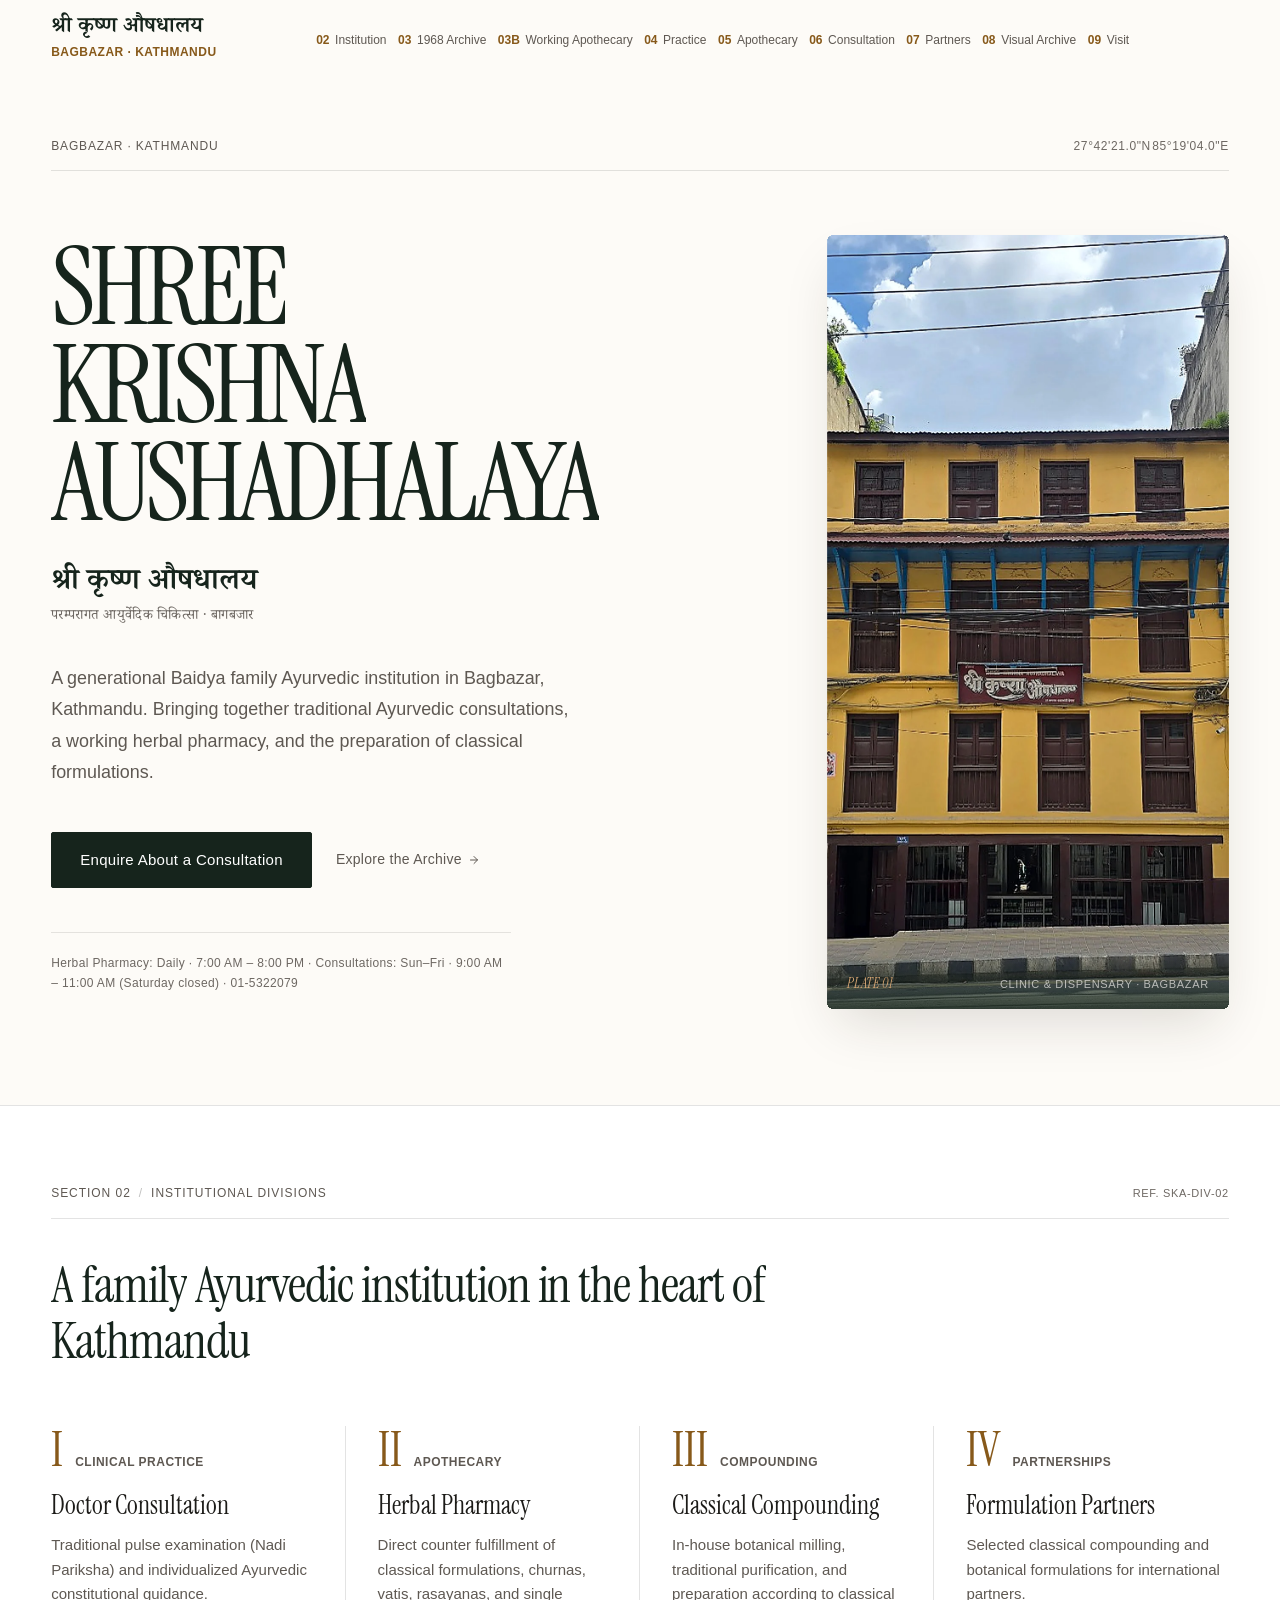
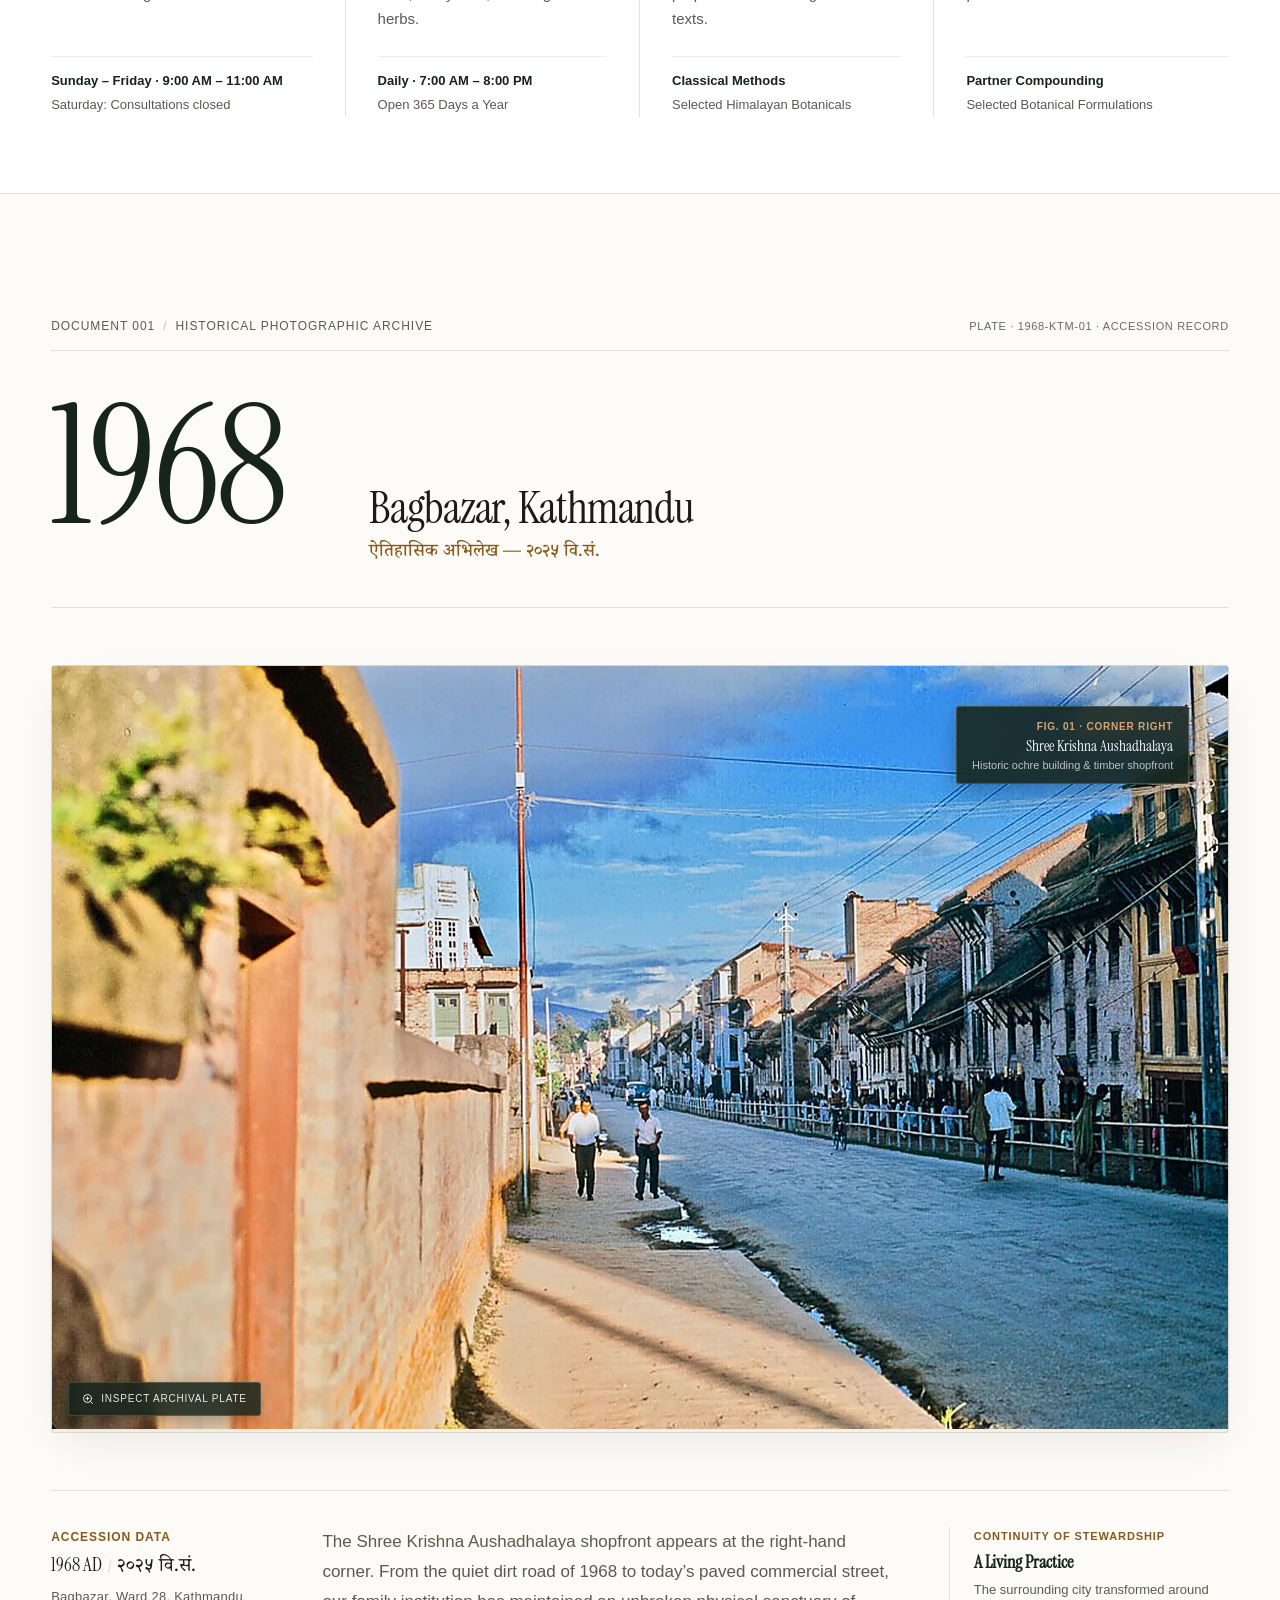
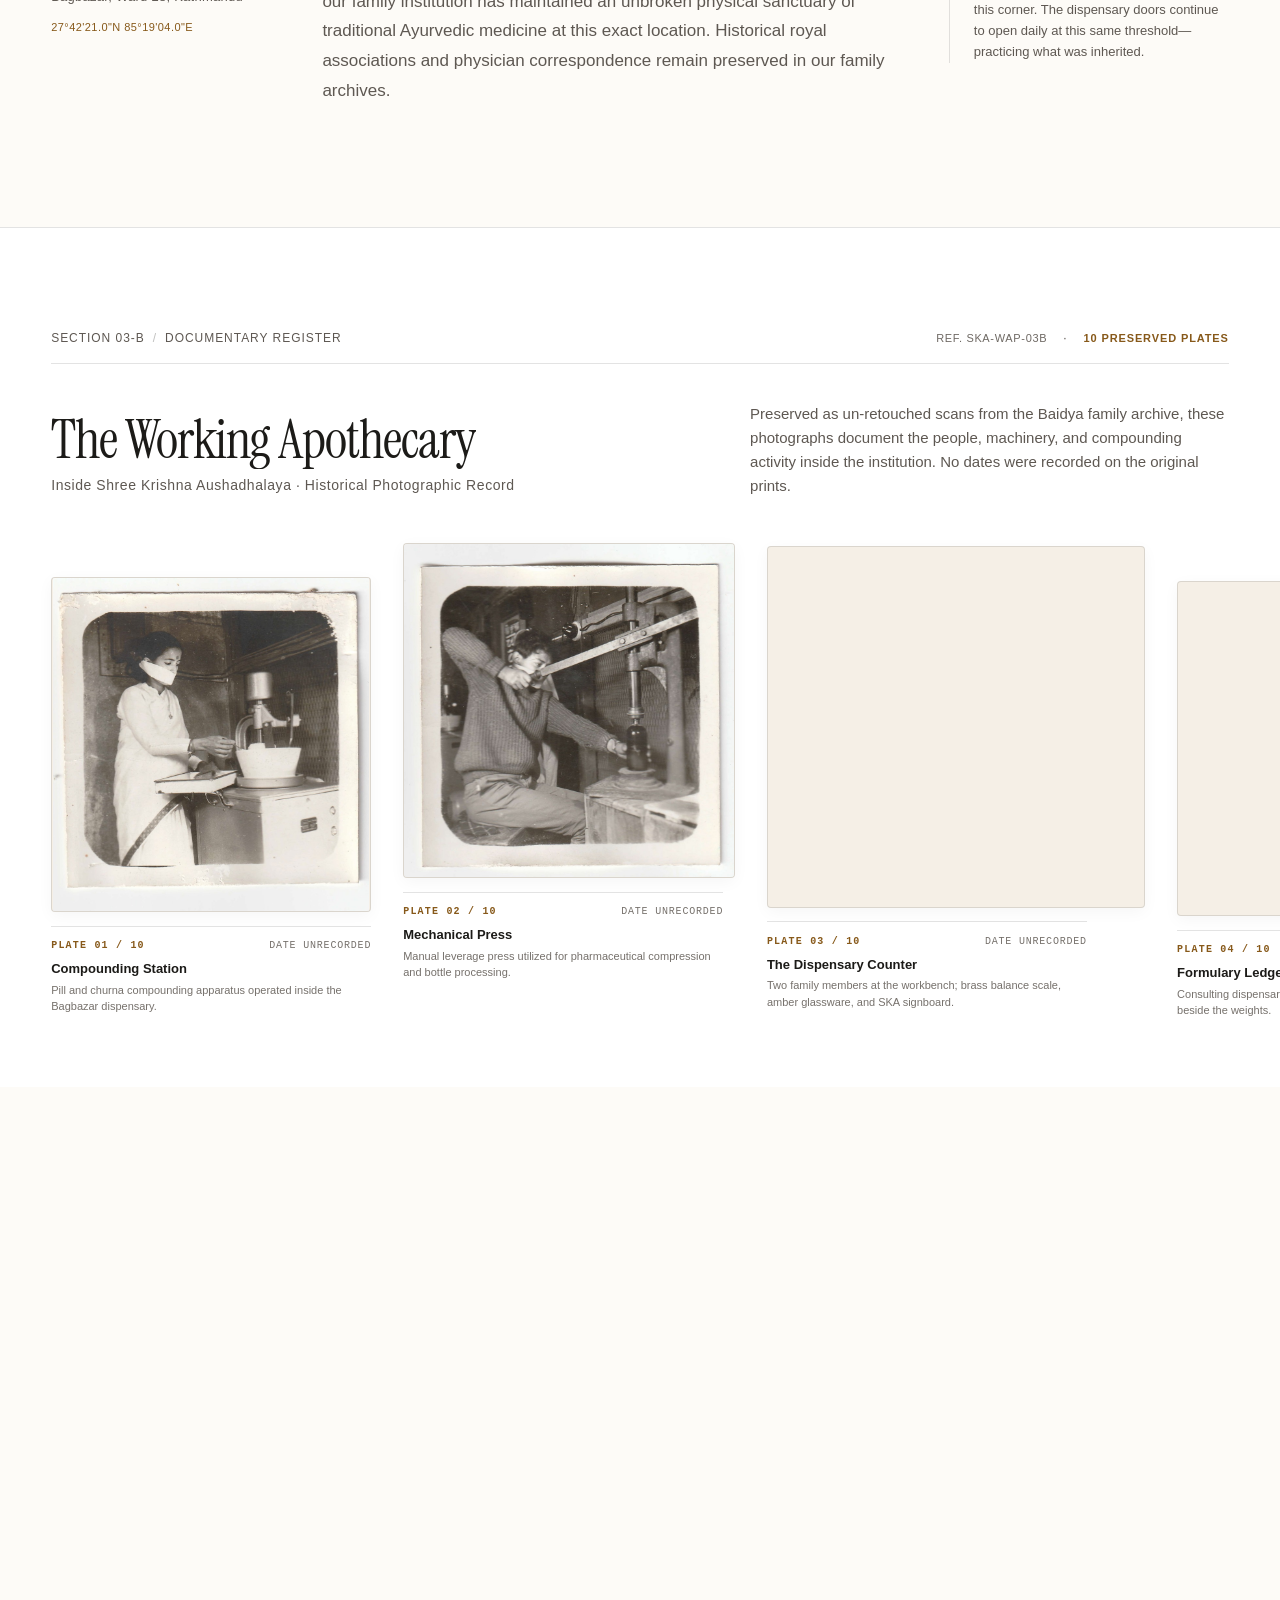
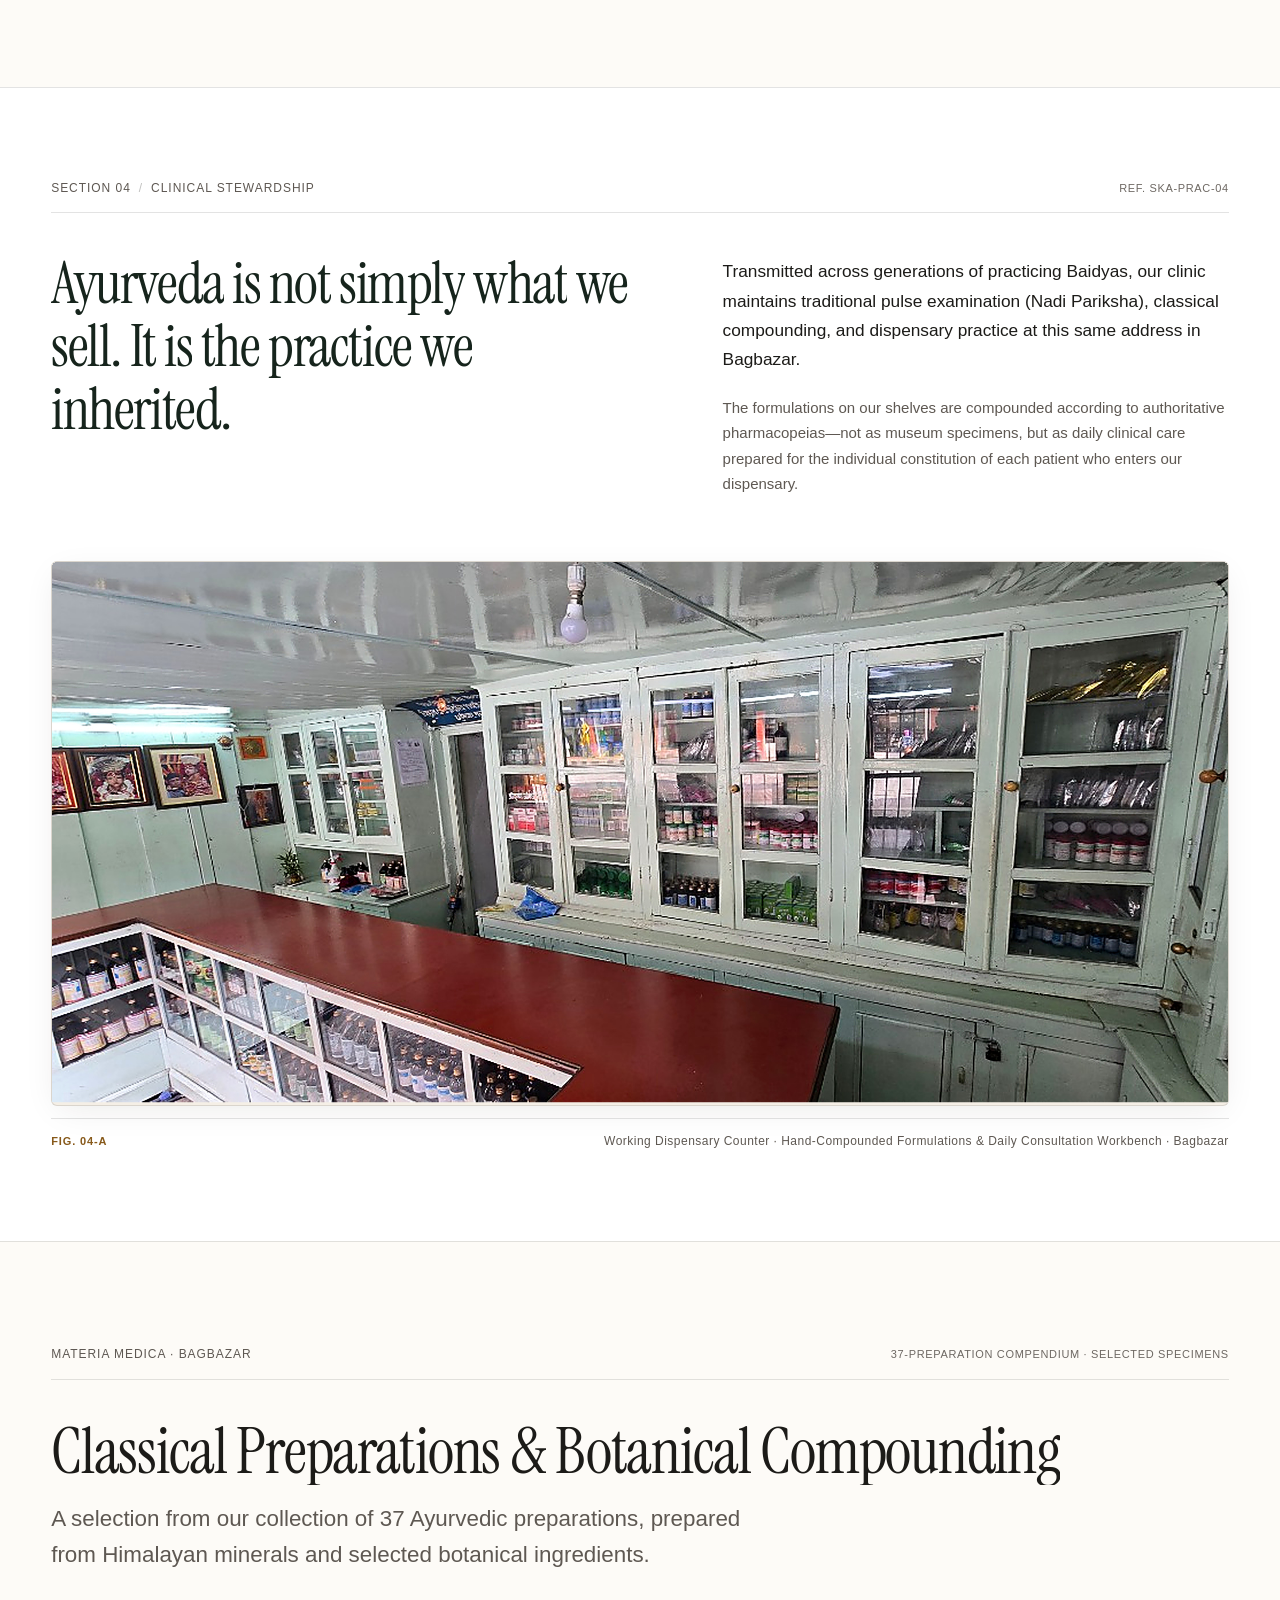
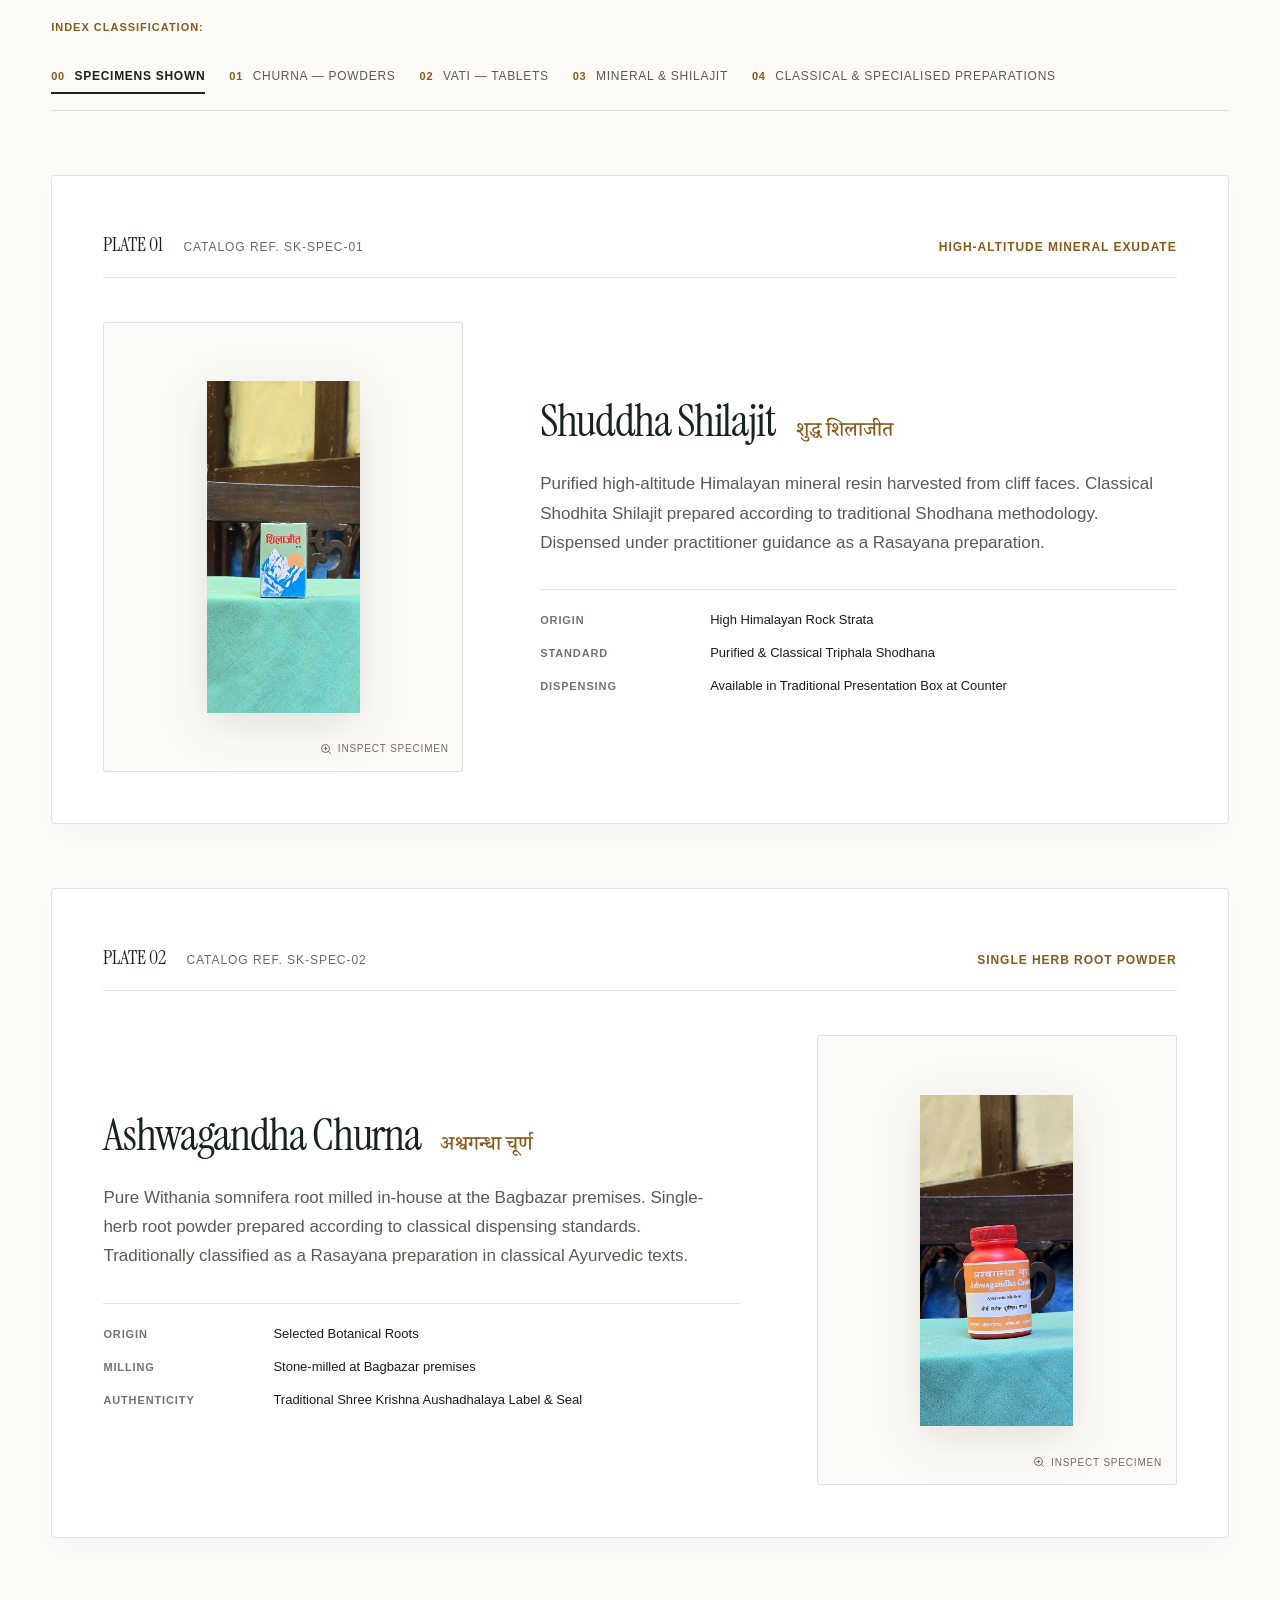
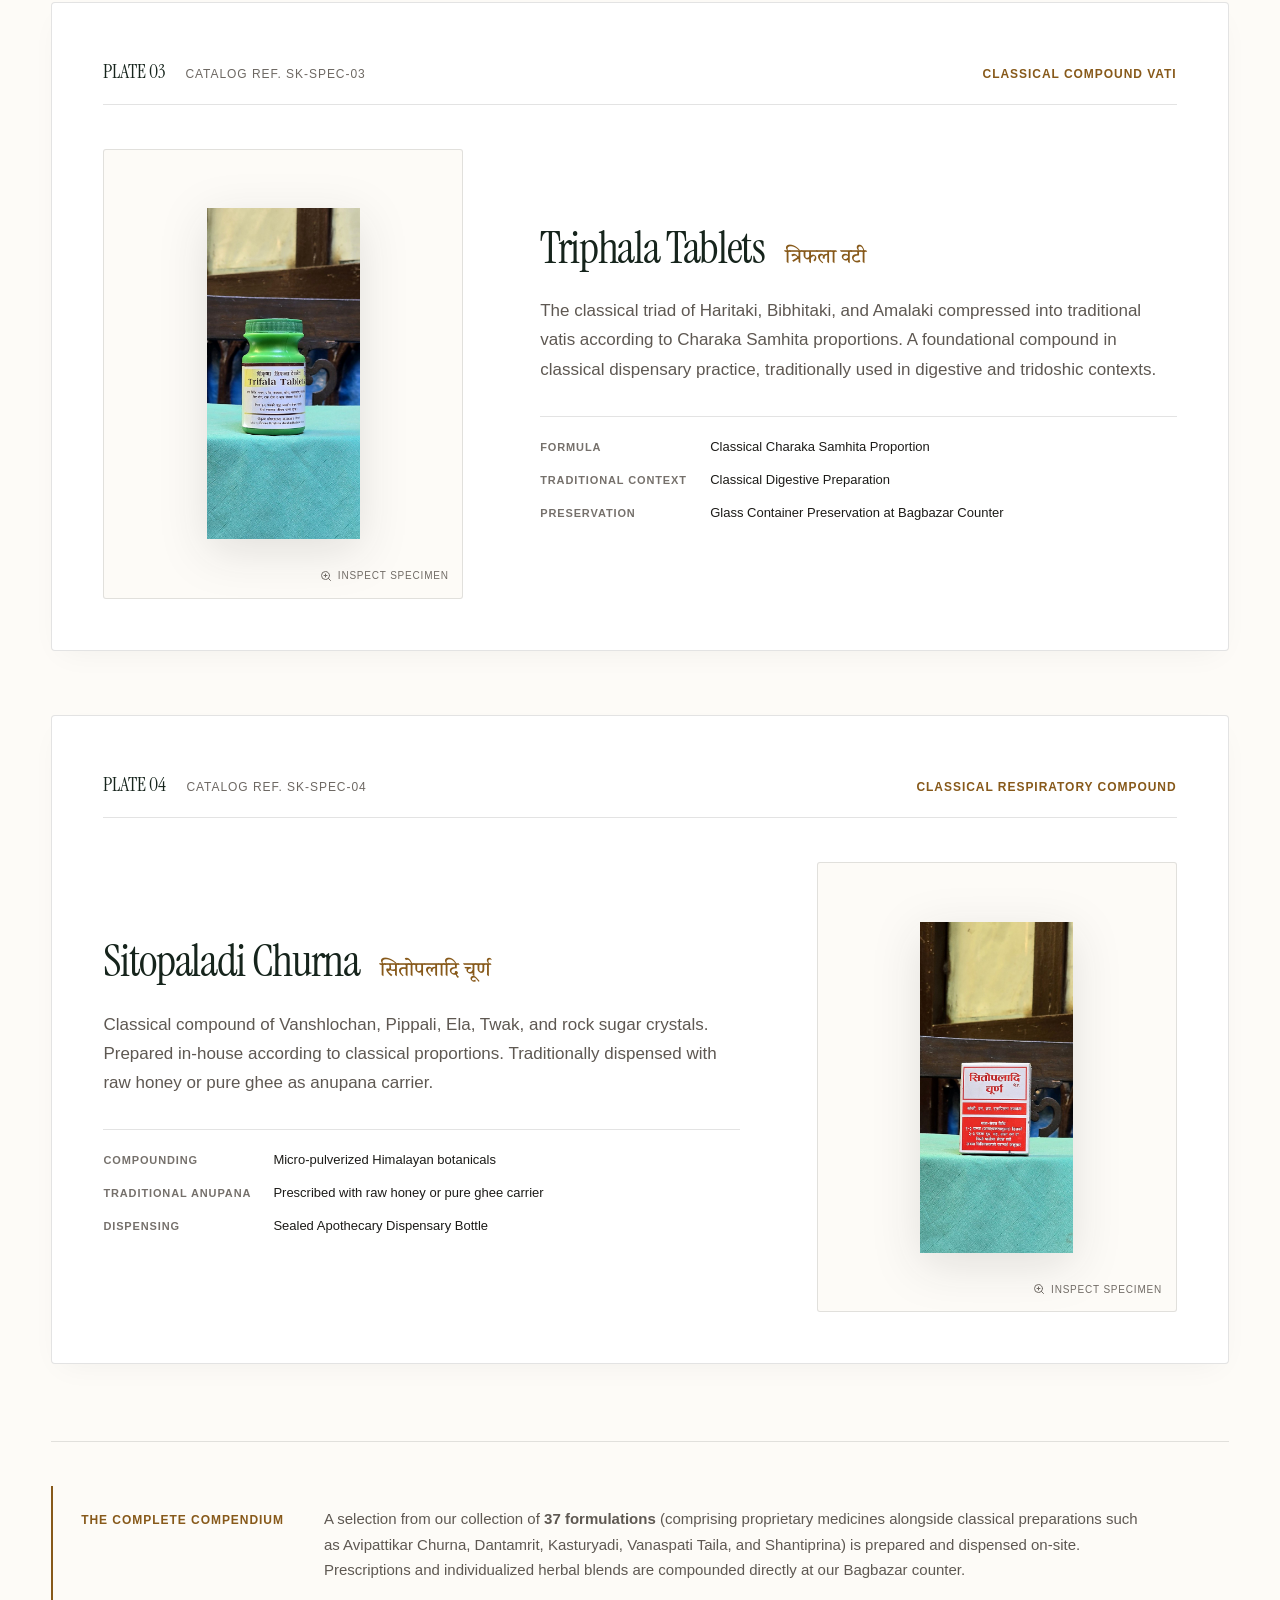
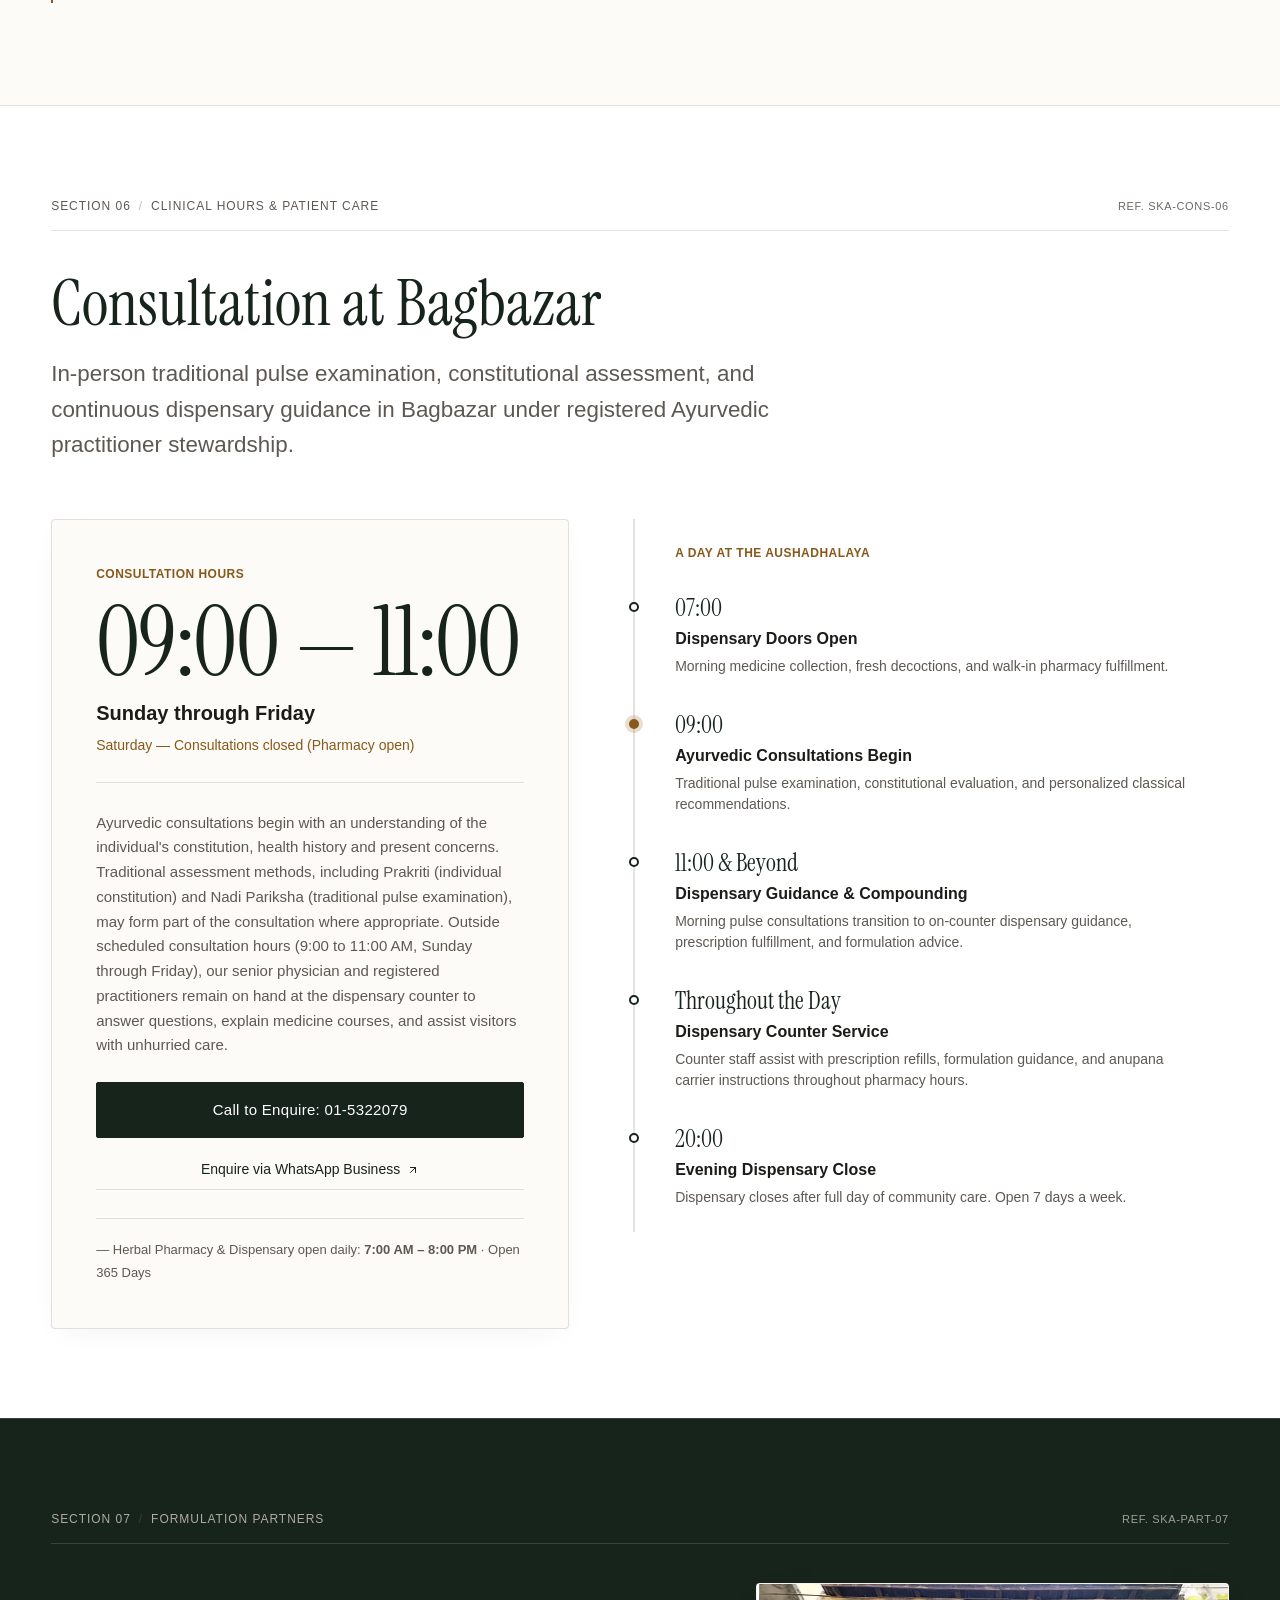
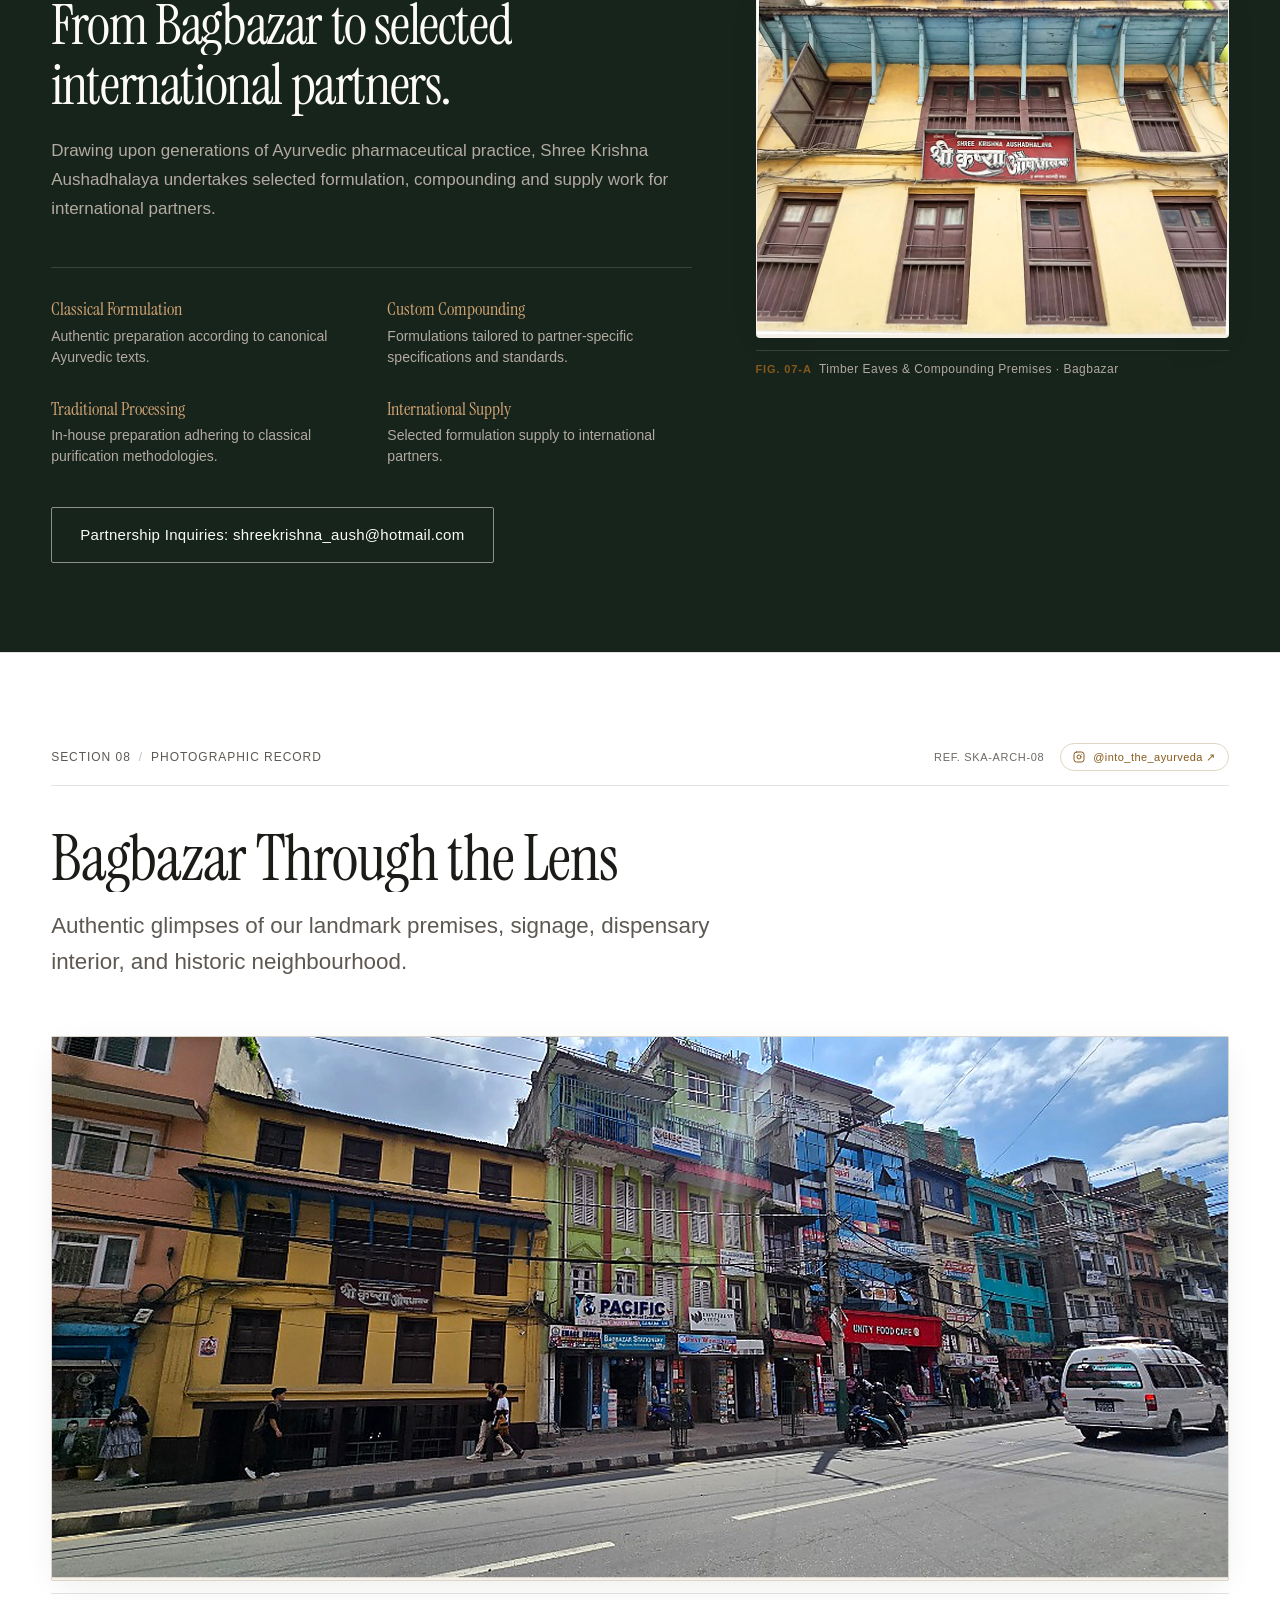
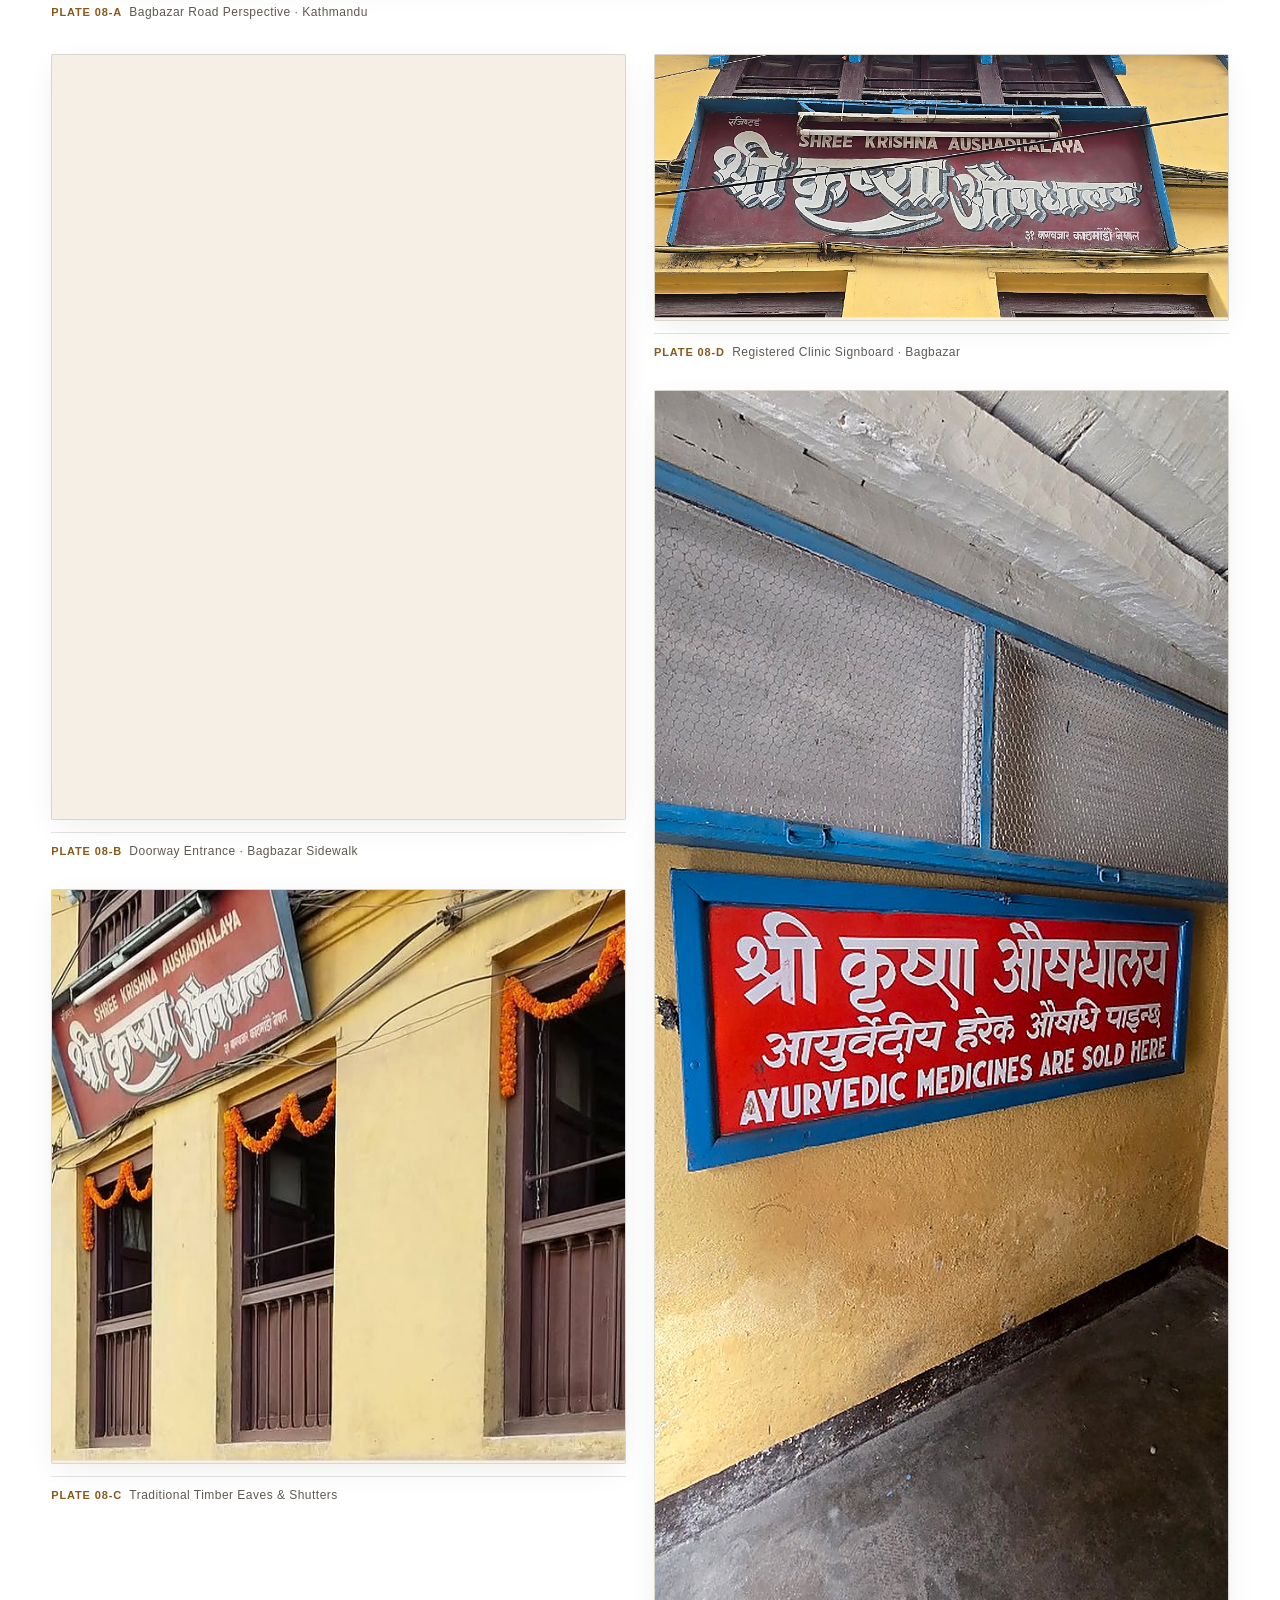
<file: index.html>
<!DOCTYPE html>
<html lang="en">
<head>
  <meta charset="UTF-8">
  <meta name="viewport" content="width=device-width, initial-scale=1.0">
  <meta name="referrer" content="strict-origin-when-cross-origin">
  <title>Shree Krishna Aushadhalaya — Ayurvedic Clinic &amp; Apothecary, Bagbazar</title>
  <meta name="description" content="Historic Baidya family Ayurvedic clinic, botanical pharmacy &amp; classical compounding in Bagbazar, Kathmandu. Documented archival practice since 1968 AD.">
  <link rel="canonical" href="https://shreekrishnaaushadhalaya.com.np/">

  <!-- Favicon -->
  <link rel="icon" type="image/svg+xml" href="favicon.svg">
  <meta name="theme-color" content="#1A2C22">

  <!-- Open Graph (Social Preview — WhatsApp, Facebook, Instagram DMs) -->
  <meta property="og:type" content="website">
  <meta property="og:url" content="https://shreekrishnaaushadhalaya.com.np/">
  <meta property="og:title" content="Shree Krishna Aushadhalaya — Baidya Family Ayurvedic Clinic, Bagbazar">
  <meta property="og:description" content="Generational Baidya family Ayurvedic clinic and botanical pharmacy in Bagbazar, Kathmandu. Personal consultations, 37 classical formulations, open daily 7 AM – 8 PM.">
  <meta property="og:image" content="https://shreekrishnaaushadhalaya.com.np/assets/images/facade-full.jpg">
  <meta property="og:image:width" content="946">
  <meta property="og:image:height" content="2048">
  <meta property="og:image:alt" content="Shree Krishna Aushadhalaya historic building facade in Bagbazar, Kathmandu">
  <meta property="og:locale" content="en_NP">
  <meta property="og:site_name" content="Shree Krishna Aushadhalaya">

  <!-- Twitter Card -->
  <meta name="twitter:card" content="summary_large_image">
  <meta name="twitter:title" content="Shree Krishna Aushadhalaya — Bagbazar, Kathmandu">
  <meta name="twitter:description" content="Historic Baidya family Ayurvedic clinic &amp; pharmacy. Open daily 7 AM – 8 PM, Bagbazar, Kathmandu.">
  <meta name="twitter:image" content="https://shreekrishnaaushadhalaya.com.np/assets/images/facade-full.jpg">
  <meta name="twitter:image:alt" content="Shree Krishna Aushadhalaya historic building facade in Bagbazar, Kathmandu">


  <!-- Schema.org MedicalClinic -->
  <script type="application/ld+json">
  {
    "@context": "https://schema.org",
    "@type": ["MedicalClinic", "Pharmacy"],
    "name": "Shree Krishna Aushadhalaya",
    "alternateName": "श्री कृष्ण औषधालय",
    "url": "https://shreekrishnaaushadhalaya.com.np/",
    "description": "Historic Baidya family Ayurvedic clinic, dispensary, and classical medicine manufacturer in Bagbazar, Kathmandu. Established family practice documented in archival photography since 1968 AD (2025 BS).",
    "image": "https://shreekrishnaaushadhalaya.com.np/assets/images/facade-full.jpg",
    "email": "shreekrishna_aush@hotmail.com",
    "address": {
      "@type": "PostalAddress",
      "streetAddress": "Bagbazar, Ward No. 28",
      "addressLocality": "Kathmandu",
      "postalCode": "44600",
      "addressCountry": "NP"
    },
    "geo": {
      "@type": "GeoCoordinates",
      "latitude": 27.705833,
      "longitude": 85.317778
    },
    "hasMap": "https://maps.app.goo.gl/NF5HAXusb7DdSV8k9",
    "sameAs": [
      "https://www.instagram.com/into_the_ayurveda/"
    ],
    "telephone": ["+977-1-5322079", "+977-984-3748078"],
    "openingHoursSpecification": [
      {
        "@type": "OpeningHoursSpecification",
        "dayOfWeek": ["Monday", "Tuesday", "Wednesday", "Thursday", "Friday", "Saturday", "Sunday"],
        "opens": "07:00",
        "closes": "20:00",
        "description": "Herbal Pharmacy & Dispensary"
      },
      {
        "@type": "OpeningHoursSpecification",
        "dayOfWeek": ["Sunday", "Monday", "Tuesday", "Wednesday", "Thursday", "Friday"],
        "opens": "09:00",
        "closes": "11:00",
        "description": "Personal Doctor Consultations"
      }
    ]
  }
  </script>

  <!-- Typography: Instrument Serif + Noto Serif Devanagari + Satoshi -->
  <link rel="preconnect" href="https://fonts.googleapis.com">
  <link rel="preconnect" href="https://fonts.gstatic.com" crossorigin>
  <link href="https://fonts.googleapis.com/css2?family=Instrument+Serif:ital@0;1&family=Noto+Serif+Devanagari:wght@400;500;600;700&display=swap" rel="stylesheet">
  <link rel="preconnect" href="https://api.fontshare.com" crossorigin>
  <link href="https://api.fontshare.com/v2/css?f[]=satoshi@300,400,500,700&display=swap" rel="stylesheet">

  <!-- LCP Preload: facade photograph is the primary identity element on every viewport -->
  <link rel="preload" as="image" href="assets/images/facade-full.webp" type="image/webp" fetchpriority="high">
  <link rel="stylesheet" href="styles.css?v=12.0">
</head>
<body>

  <!-- Accessible Skip Navigation Link -->
  <a href="#mainContent" class="skip-link">Skip to main content</a>

  <!-- Scroll Progress Bar -->
  <div id="scrollProgressBar" class="scroll-progress-bar" aria-hidden="true"></div>

  <!-- ============ SMART NAVIGATION ============ -->
  <header class="nav" id="nav">
    <div class="nav__inner">
      <a href="#hero" class="nav__brand">
        <span class="nav__brand-dev" lang="ne">श्री कृष्ण औषधालय</span>
        <span class="nav__brand-sub">Bagbazar · Kathmandu</span>
      </a>

      <!-- Conceptual Archive Navigation -->
      <nav class="nav__menu" id="navMenu" aria-label="Archive Directory">
        <a href="#institution" class="nav__link"><span class="nav__link-num">02</span> Institution</a>
        <a href="#archive-1968" class="nav__link"><span class="nav__link-num">03</span> 1968 Archive</a>
        <a href="#working-apothecary" class="nav__link"><span class="nav__link-num">03B</span> Working Apothecary</a>
        <a href="#practice" class="nav__link"><span class="nav__link-num">04</span> Practice</a>
        <a href="#apothecary" class="nav__link"><span class="nav__link-num">05</span> Apothecary</a>
        <a href="#consultation" class="nav__link"><span class="nav__link-num">06</span> Consultation</a>
        <a href="#partners" class="nav__link"><span class="nav__link-num">07</span> Partners</a>
        <a href="#visual-archive" class="nav__link"><span class="nav__link-num">08</span> Visual Archive</a>
        <a href="#visit" class="nav__link"><span class="nav__link-num">09</span> Visit</a>
      </nav>

      <div class="nav__actions">
        <a href="tel:+97715322079" class="btn btn--nav">
          <span>Call Clinic</span>
          <svg width="12" height="12" viewBox="0 0 24 24" fill="none" stroke="currentColor" stroke-width="2" stroke-linecap="round" stroke-linejoin="round" aria-hidden="true"><line x1="5" y1="12" x2="19" y2="12"/><polyline points="12 5 19 12 12 19"/></svg>
        </a>

        <button type="button" class="nav__toggle" id="menuToggle" aria-label="Open Archive Menu" aria-expanded="false" aria-controls="mobileMenu">
          <span class="nav__toggle-bar"></span>
          <span class="nav__toggle-bar"></span>
        </button>
      </div>
    </div>
  </header>

  <!-- Full-Screen Archival Mobile Navigation Overlay -->
  <div class="mobile-menu" id="mobileMenu" aria-hidden="true">
    <div class="mobile-menu__inner">
      <div class="mobile-menu__header">
        <span class="mobile-menu__label">NAVIGATE</span>
        <span class="mobile-menu__dev" lang="ne">श्री कृष्ण औषधालय</span>
      </div>

      <div class="mobile-menu__nav">
        <a href="#hero" class="m-link"><span class="m-num">01</span> <span class="m-title">Title Plate</span></a>
        <a href="#institution" class="m-link"><span class="m-num">02</span> <span class="m-title">The Institution</span></a>
        <a href="#archive-1968" class="m-link"><span class="m-num">03</span> <span class="m-title">The 1968 Archive</span></a>
        <a href="#working-apothecary" class="m-link"><span class="m-num">03B</span> <span class="m-title">The Working Apothecary</span></a>
        <a href="#practice" class="m-link"><span class="m-num">04</span> <span class="m-title">Our Practice</span></a>
        <a href="#apothecary" class="m-link"><span class="m-num">05</span> <span class="m-title">The Apothecary (37 Formulations)</span></a>
        <a href="#consultation" class="m-link"><span class="m-num">06</span> <span class="m-title">Clinical Consultation</span></a>
        <a href="#partners" class="m-link"><span class="m-num">07</span> <span class="m-title">Formulation Partners</span></a>
        <a href="#visual-archive" class="m-link"><span class="m-num">08</span> <span class="m-title">Visual Archive</span></a>
        <a href="#visit" class="m-link"><span class="m-num">09</span> <span class="m-title">Visit Bagbazar</span></a>
      </div>

      <div class="mobile-menu__footer">
        <div class="m-contact-row">
          <a href="tel:+97715322079" class="btn btn--primary btn--full">Call: 01-5322079</a>
          <a href="https://wa.me/9779843748078" target="_blank" rel="noopener noreferrer" class="btn btn--outline btn--full">WhatsApp Business ↗</a>
        </div>
        <p class="m-hours">Herbal Pharmacy: Daily · 7:00 AM – 8:00 PM · Consultations: Sun–Fri · 9:00 AM – 11:00 AM (Saturday closed)</p>
        <p class="m-addr">Bagbazar, Ward No. 28, Kathmandu 44600 · <a href="mailto:shreekrishna_aush@hotmail.com">shreekrishna_aush@hotmail.com</a></p>
      </div>
    </div>
  </div>

  <main id="mainContent" tabindex="-1">


    <!-- ======================================================================
         01. ARCHIVAL PUBLICATION HERO COMPOSITION
         ====================================================================== -->
    <section class="hero-archival" id="hero">

      <div class="hero-archival__top-meta">
        <span class="hero-meta-item">BAGBAZAR · KATHMANDU</span>
        <span class="hero-meta-item hero-meta-item--coords">27°42'21.0"N 85°19'04.0"E</span>
      </div>

      <div class="hero-archival__layout">
        <!-- Text Column -->
        <div class="hero-archival__text">
          <h1 class="hero-archival__title">
            <span class="hero-title-line" data-animate="split-lines">SHREE KRISHNA</span>
            <span class="hero-title-line" data-animate="split-lines">AUSHADHALAYA</span>
          </h1>

          <div class="hero-archival__devanagari" data-animate="fade-up">
            <span class="dev-line" lang="ne">श्री कृष्ण औषधालय</span>
            <span class="dev-line dev-line--sub" lang="ne">परम्परागत आयुर्वेदिक चिकित्सा · बागबजार</span>
          </div>

          <p class="hero-archival__standfirst" data-animate="fade-up">
            A generational Baidya family Ayurvedic institution in Bagbazar, Kathmandu. Bringing together traditional Ayurvedic consultations, a working herbal pharmacy, and the preparation of classical formulations.
          </p>

          <div class="hero-archival__ctas" data-animate="fade-up">
            <a href="https://wa.me/9779843748078?text=Hello%2C%20I%20would%20like%20to%20book%20an%20Ayurvedic%20consultation%20at%20Shree%20Krishna%20Aushadhalaya%2C%20Bagbazar." target="_blank" rel="noopener noreferrer" class="btn btn--primary">
              <span>Enquire About a Consultation</span>
            </a>
            <a href="#archive-1968" class="hero-secondary-link">
              Explore the Archive
              <svg width="12" height="12" viewBox="0 0 24 24" fill="none" stroke="currentColor" stroke-width="2" stroke-linecap="round" stroke-linejoin="round" aria-hidden="true"><line x1="5" y1="12" x2="19" y2="12"/><polyline points="12 5 19 12 12 19"/></svg>
            </a>
          </div>

          <div class="hero-archival__footnote" data-animate="fade-up">
            <span>Herbal Pharmacy: Daily · 7:00 AM – 8:00 PM · Consultations: Sun–Fri · 9:00 AM – 11:00 AM (Saturday closed) · 01-5322079</span>
          </div>
        </div>

        <!-- Architectural Facade Visual -->
        <div class="hero-archival__visual" data-animate="fade-up" data-delay="0.2">
          <figure class="facade-plate">
            <picture>
              <source type="image/webp" srcset="assets/images/facade-full.webp">
              <img src="assets/images/facade-full.jpg" alt="Shree Krishna Aushadhalaya — the historic three-storey timber-and-masonry building at Bagbazar, Kathmandu" width="946" height="2048" loading="eager" fetchpriority="high" decoding="async">
            </picture>
            <figcaption class="facade-plate__caption">
              <span class="f-num">PLATE 01</span>
              <span class="f-label">Clinic &amp; Dispensary · Bagbazar</span>
            </figcaption>
          </figure>
        </div>
      </div>
    </section>


    <!-- ======================================================================
         02. "WHAT WE ARE" INSTITUTION INFORMATION STRIP
         Answers immediately: "What exactly is this place?"
         ====================================================================== -->
    <section class="institution-strip" id="institution">
      <div class="institution-strip__inner">
        <header class="archival-meta-bar" data-animate="fade-up">
          <div class="archival-meta-bar__doc">
            <span>SECTION 02</span>
            <span class="meta-sep">/</span>
            <span>INSTITUTIONAL DIVISIONS</span>
          </div>
          <span class="archival-meta-bar__index">REF. SKA-DIV-02</span>
        </header>

        <div class="strip-header" data-animate="fade-up">
          <h2 class="strip-title" data-animate="split-lines">A family Ayurvedic institution in the heart of Kathmandu</h2>
        </div>

        <div class="strip-grid">
          <!-- Pillar 1: Clinic -->
          <div class="strip-col" data-animate="fade-up" data-delay="0">
            <div class="strip-col__meta">
              <span class="col-num">I</span>
              <span class="col-cat">CLINICAL PRACTICE</span>
            </div>
            <h3 class="strip-col__title">Doctor Consultation</h3>
            <p class="strip-col__desc">Traditional pulse examination (Nadi Pariksha) and individualized Ayurvedic constitutional guidance.</p>
            <div class="strip-col__schedule">
              <strong>Sunday – Friday · 9:00 AM – 11:00 AM</strong>
              <span>Saturday: Consultations closed</span>
            </div>
          </div>

          <!-- Pillar 2: Pharmacy -->
          <div class="strip-col" data-animate="fade-up" data-delay="0.1">
            <div class="strip-col__meta">
              <span class="col-num">II</span>
              <span class="col-cat">APOTHECARY</span>
            </div>
            <h3 class="strip-col__title">Herbal Pharmacy</h3>
            <p class="strip-col__desc">Direct counter fulfillment of classical formulations, churnas, vatis, rasayanas, and single herbs.</p>
            <div class="strip-col__schedule">
              <strong>Daily · 7:00 AM – 8:00 PM</strong>
              <span>Open 365 Days a Year</span>
            </div>
          </div>

          <!-- Pillar 3: Manufacturing -->
          <div class="strip-col" data-animate="fade-up" data-delay="0.2">
            <div class="strip-col__meta">
              <span class="col-num">III</span>
              <span class="col-cat">COMPOUNDING</span>
            </div>
            <h3 class="strip-col__title">Classical Compounding</h3>
            <p class="strip-col__desc">In-house botanical milling, traditional purification, and preparation according to classical texts.</p>
            <div class="strip-col__schedule">
              <strong>Classical Methods</strong>
              <span>Selected Himalayan Botanicals</span>
            </div>
          </div>

          <!-- Pillar 4: International -->
          <div class="strip-col" data-animate="fade-up" data-delay="0.3">
            <div class="strip-col__meta">
              <span class="col-num">IV</span>
              <span class="col-cat">PARTNERSHIPS</span>
            </div>
            <h3 class="strip-col__title">Formulation Partners</h3>
            <p class="strip-col__desc">Selected classical compounding and botanical formulations for international partners.</p>
            <div class="strip-col__schedule">
              <strong>Partner Compounding</strong>
              <span>Selected Botanical Formulations</span>
            </div>
          </div>
        </div>
      </div>
    </section>

    <!-- ======================================================================
         03. THE 1968 ARCHIVE: CURATED PHOTOGRAPHIC RECORD
         ====================================================================== -->
    <section class="archive-exhibition" id="archive-1968">
      <div class="archive-exhibition__inner">
        <!-- Archival Record Metadata Header -->
        <header class="archive-header" data-animate="fade-up">
          <div class="archive-header__meta">
            <div class="archive-meta-doc">
              <span>DOCUMENT 001</span>
              <span class="meta-sep">/</span>
              <span>HISTORICAL PHOTOGRAPHIC ARCHIVE</span>
            </div>
            <span class="archive-meta-index">PLATE · 1968-KTM-01 · ACCESSION RECORD</span>
          </div>

          <div class="archive-headline-wrap">
            <span class="archive-giant-year" data-animate="split-lines">1968</span>
            <div class="archive-headline-context">
              <h2 class="archive-place">Bagbazar, Kathmandu</h2>
              <span class="archive-date-nep" lang="ne">ऐतिहासिक अभिलेख — २०२५ वि.सं.</span>
            </div>
          </div>
        </header>

        <!-- Museum Photographic Plate (High-Resolution Archival Document) -->
        <figure class="archive-frame" data-animate="fade-up" data-delay="0.1" data-lightbox-trigger role="button" tabindex="0" aria-label="Inspect Archival Plate — 1968 archival photographic plate in full resolution" title="Click to inspect 1968 photographic plate in full resolution">
          <picture>
            <source type="image/webp" srcset="assets/images/heritage-1968-bagbazar.webp">
            <img
              src="assets/images/heritage-1968-bagbazar.jpg"
              alt="Archival color photograph of Bagbazar road in 1968 AD (2025 BS), showing pedestrians and Shree Krishna Aushadhalaya shop in the right foreground corner"
              width="1920"
              height="1250"
              loading="lazy"
              decoding="async"
            >
          </picture>
          <!-- Museum Catalogue Annotation (Protected & Preserved) -->
          <figcaption class="archive-annotation" aria-label="Premises location note">
            <div class="archive-annotation__tag">
              <span class="ann-index">FIG. 01 · CORNER RIGHT</span>
              <strong class="ann-subject">Shree Krishna Aushadhalaya</strong>
              <span class="ann-detail">Historic ochre building &amp; timber shopfront</span>
            </div>
            <div class="archive-annotation__lead" aria-hidden="true">
              <span class="ann-line"></span>
              <span class="ann-dot"></span>
            </div>
          </figcaption>

          <span class="archive-inspect-badge" aria-hidden="true">
            <svg width="12" height="12" viewBox="0 0 24 24" fill="none" stroke="currentColor" stroke-width="2" stroke-linecap="round" stroke-linejoin="round" aria-hidden="true"><circle cx="11" cy="11" r="8"/><line x1="21" y1="21" x2="16.65" y2="16.65"/><line x1="11" y1="8" x2="11" y2="14"/><line x1="8" y1="11" x2="14" y2="11"/></svg>
            Inspect Archival Plate
          </span>
        </figure>

        <!-- Archival Curatorial & Continuity Ledger -->
        <div class="archive-curation" data-animate="fade-up">
          <div class="archive-curation__meta">
            <span class="curation-kicker">ACCESSION DATA</span>
            <div class="curation-dates">
              <span class="curation-ad">1968 AD</span>
              <span class="curation-slash">/</span>
              <span class="curation-bs" lang="ne">२०२५ वि.सं.</span>
            </div>
            <span class="curation-location">Bagbazar, Ward 28, Kathmandu</span>
            <span class="curation-coords">27°42'21.0"N 85°19'04.0"E</span>
          </div>

          <div class="archive-curation__body">
            <p class="curation-desc">
              The Shree Krishna Aushadhalaya shopfront appears at the right-hand corner. From the quiet dirt road of 1968 to today’s paved commercial street, our family institution has maintained an unbroken physical sanctuary of traditional Ayurvedic medicine at this exact location. Historical royal associations and physician correspondence remain preserved in our family archives.
            </p>
          </div>

          <div class="archive-curation__continuity">
            <span class="continuity-kicker">CONTINUITY OF STEWARDSHIP</span>
            <strong class="continuity-title">A Living Practice</strong>
            <p class="continuity-text">
              The surrounding city transformed around this corner. The dispensary doors continue to open daily at this same threshold—practicing what was inherited.
            </p>
          </div>
        </div>
      </div>
    </section>

    <!-- ======================================================================
         03-B. THE WORKING APOTHECARY: HORIZONTAL ARCHIVAL REGISTER
         A preserved documentary sequence of compounding, measurement, and
         dispensary practice inside Shree Krishna Aushadhalaya. Date unrecorded.
         ====================================================================== -->
    <section class="working-apothecary" id="working-apothecary">
      <!-- Section Editorial Header & Intro -->
      <div class="wap-header">
        <div class="wap-header__inner">
          <header class="archival-meta-bar" data-animate="fade-up">
            <div class="archival-meta-bar__doc">
              <span>SECTION 03-B</span>
              <span class="meta-sep">/</span>
              <span>DOCUMENTARY REGISTER</span>
            </div>
            <div class="archival-meta-bar__right">
              <span class="archival-meta-bar__index">REF. SKA-WAP-03B</span>
              <span class="meta-sep">·</span>
              <span class="wap-register-count">10 PRESERVED PLATES</span>
            </div>
          </header>

          <div class="wap-intro-row" data-animate="fade-up">
            <div class="wap-title-block">
              <h2 class="wap-title" data-animate="split-lines">The Working Apothecary</h2>
              <p class="wap-subtitle">Inside Shree Krishna Aushadhalaya · Historical Photographic Record</p>
            </div>
            <div class="wap-intro-text-block">
              <p class="wap-intro-text">
                Preserved as un-retouched scans from the Baidya family archive, these photographs document the people, machinery, and compounding activity inside the institution. No dates were recorded on the original prints.
              </p>
            </div>
          </div>
        </div>
      </div>

      <!-- Horizontal Archival Track Viewport -->
      <div class="wap-track-viewport">
        <div class="wap-track" id="wapTrack" role="region" aria-label="Working Apothecary photographic archive">

          <!-- Plate 01: Compounding Station -->
          <article class="wap-item wap-item--offset-lower">
            <div class="wap-item__plate" data-lightbox-trigger role="button" tabindex="0" aria-label="Inspect Plate 01: Compounding Station in high resolution">
              <div class="wap-item__frame">
                <img
                  src="assets/images/archival/wap-compounder-shilajit.jpg"
                  alt="A member of staff operating a compounding machine inside Shree Krishna Aushadhalaya. Date unrecorded."
                  width="1024"
                  height="1024"
                  loading="lazy"
                  decoding="async"
                >
              </div>
            </div>
            <div class="wap-item__meta">
              <div class="wap-item__meta-top">
                <span class="wap-item__num">PLATE 01 / 10</span>
                <span class="wap-item__date">DATE UNRECORDED</span>
              </div>
              <h3 class="wap-item__title">Compounding Station</h3>
              <p class="wap-item__desc">Pill and churna compounding apparatus operated inside the Bagbazar dispensary.</p>
            </div>
          </article>

          <!-- Plate 02: Mechanical Press -->
          <article class="wap-item wap-item--offset-higher">
            <div class="wap-item__plate" data-lightbox-trigger role="button" tabindex="0" aria-label="Inspect Plate 02: Mechanical Press in high resolution">
              <div class="wap-item__frame">
                <img
                  src="assets/images/archival/wap-press-b.jpg"
                  alt="A member of staff operating a heavy mechanical press inside the Shree Krishna Aushadhalaya manufacturing environment. Date unrecorded."
                  width="1024"
                  height="1024"
                  loading="lazy"
                  decoding="async"
                >
              </div>
            </div>
            <div class="wap-item__meta">
              <div class="wap-item__meta-top">
                <span class="wap-item__num">PLATE 02 / 10</span>
                <span class="wap-item__date">DATE UNRECORDED</span>
              </div>
              <h3 class="wap-item__title">Mechanical Press</h3>
              <p class="wap-item__desc">Manual leverage press utilized for pharmaceutical compression and bottle processing.</p>
            </div>
          </article>

          <!-- Plate 03: The Dispensary Counter (Large / Important Anchor) -->
          <article class="wap-item wap-item--hero">
            <div class="wap-item__plate" data-lightbox-trigger role="button" tabindex="0" aria-label="Inspect Plate 03: The Dispensary Counter in high resolution">
              <div class="wap-item__frame">
                <img
                  src="assets/images/archival/wap-dispensary-pair.jpg"
                  alt="Two members of the Baidya family at the Shree Krishna Aushadhalaya dispensary counter with balance scale and registered signboard. Date unrecorded."
                  width="1024"
                  height="1024"
                  loading="lazy"
                  decoding="async"
                >
              </div>
            </div>
            <div class="wap-item__meta">
              <div class="wap-item__meta-top">
                <span class="wap-item__num">PLATE 03 / 10</span>
                <span class="wap-item__date">DATE UNRECORDED</span>
              </div>
              <h3 class="wap-item__title">The Dispensary Counter</h3>
              <p class="wap-item__desc">Two family members at the workbench; brass balance scale, amber glassware, and SKA signboard.</p>
            </div>
          </article>

          <!-- Plate 04: Formulary Record -->
          <article class="wap-item wap-item--offset-subtle-low">
            <div class="wap-item__plate" data-lightbox-trigger role="button" tabindex="0" aria-label="Inspect Plate 04: Formulary Ledger in high resolution">
              <div class="wap-item__frame">
                <img
                  src="assets/images/archival/wap-dispensary-reading.jpg"
                  alt="A member of staff reading a formulary record at the Shree Krishna Aushadhalaya dispensary workbench. Date unrecorded."
                  width="1024"
                  height="1024"
                  loading="lazy"
                  decoding="async"
                >
              </div>
            </div>
            <div class="wap-item__meta">
              <div class="wap-item__meta-top">
                <span class="wap-item__num">PLATE 04 / 10</span>
                <span class="wap-item__date">DATE UNRECORDED</span>
              </div>
              <h3 class="wap-item__title">Formulary Ledger</h3>
              <p class="wap-item__desc">Consulting dispensary records and classical compounding ratios beside the weights.</p>
            </div>
          </article>

          <!-- Plate 05: Original Annotation: "अल्कोहल हेरेको" -->
          <article class="wap-item wap-item--annotation wap-item--offset-quiet">
            <div class="wap-item__plate" data-lightbox-trigger role="button" tabindex="0" aria-label="Inspect Plate 05: Measurement and Observation in high resolution">
              <div class="wap-item__frame">
                <img
                  src="assets/images/archival/wap-alcohol-deko.jpg"
                  alt="Optical measurement inspection at the dispensary bench. Original print inscribed with: अल्कोहल हेरेको. Date unrecorded."
                  width="1024"
                  height="1024"
                  loading="lazy"
                  decoding="async"
                >
              </div>
            </div>
            <div class="wap-item__meta">
              <div class="wap-item__meta-top">
                <span class="wap-item__num">PLATE 05 / 10</span>
                <span class="wap-item__tag" lang="ne">अल्कोहल हेरेको</span>
              </div>
              <h3 class="wap-item__title">Measurement &amp; Observation</h3>
              <p class="wap-item__desc">Original photographic inscription: <em lang="ne">“अल्कोहल हेरेको”</em> (“Check the alcohol”). Direct optical verification.</p>
            </div>
          </article>

          <!-- Plate 06: Ashokarishta Vessels (Documentary Authority Plate) -->
          <article class="wap-item wap-item--major wap-item--spacer-before wap-item--offset-higher">
            <div class="wap-item__plate" data-lightbox-trigger role="button" tabindex="0" aria-label="Inspect Plate 06: Ashokarishta Preparation in high resolution">
              <div class="wap-item__frame">
                <img
                  src="assets/images/archival/wap-ashokarishta-vats.jpg"
                  alt="Filling glass bottles from preparation vessels carrying the label अशोकारिष्ट. Date unrecorded."
                  width="1024"
                  height="1024"
                  loading="lazy"
                  decoding="async"
                >
              </div>
            </div>
            <div class="wap-item__meta">
              <div class="wap-item__meta-top">
                <span class="wap-item__num">PLATE 06 / 10</span>
                <span class="wap-item__tag" lang="ne">अशोकारिष्ट</span>
              </div>
              <h3 class="wap-item__title">Ashokarishta Preparation</h3>
              <p class="wap-item__desc">Preserved view of bottling from cylindrical vessels labeled <em lang="ne">अशोकारिष्ट</em>. Wall signboard visible.</p>
            </div>
          </article>

          <!-- Plate 07: Electric Milling Apparatus -->
          <article class="wap-item wap-item--offset-quiet">
            <div class="wap-item__plate" data-lightbox-trigger role="button" tabindex="0" aria-label="Inspect Plate 07: Electric Milling in high resolution">
              <div class="wap-item__frame">
                <img
                  src="assets/images/archival/wap-grinding-mill.jpg"
                  alt="Operating an electric grinding mill inside the compounding room. Date unrecorded."
                  width="1024"
                  height="1024"
                  loading="lazy"
                  decoding="async"
                >
              </div>
            </div>
            <div class="wap-item__meta">
              <div class="wap-item__meta-top">
                <span class="wap-item__num">PLATE 07 / 10</span>
                <span class="wap-item__date">DATE UNRECORDED</span>
              </div>
              <h3 class="wap-item__title">Electric Milling</h3>
              <p class="wap-item__desc">Mechanical churna milling and botanical pulverization in the dispensary workshop.</p>
            </div>
          </article>

          <!-- Plate 08: Lineage & Weighing -->
          <article class="wap-item wap-item--offset-raised">
            <div class="wap-item__plate" data-lightbox-trigger role="button" tabindex="0" aria-label="Inspect Plate 08: Dispensary Lineage in high resolution">
              <div class="wap-item__frame">
                <img
                  src="assets/images/archival/wap-dispensary-child.jpg"
                  alt="A senior member of the Baidya family weighing medicine on an apothecary balance with a child watching. Date unrecorded."
                  width="1024"
                  height="1024"
                  loading="lazy"
                  decoding="async"
                >
              </div>
            </div>
            <div class="wap-item__meta">
              <div class="wap-item__meta-top">
                <span class="wap-item__num">PLATE 08 / 10</span>
                <span class="wap-item__date">DATE UNRECORDED</span>
              </div>
              <h3 class="wap-item__title">Dispensary Lineage</h3>
              <p class="wap-item__desc">Precise measurement on the brass balance scale, with generational continuity in the frame.</p>
            </div>
          </article>

          <!-- Plate 09: Shodhit Shilajit Signboard (Documentary Authority Plate) -->
          <article class="wap-item wap-item--major wap-item--spacer-before">
            <div class="wap-item__plate" data-lightbox-trigger role="button" tabindex="0" aria-label="Inspect Plate 09: Shodhit Shilajit in high resolution">
              <div class="wap-item__frame">
                <img
                  src="assets/images/archival/wap-shilajit-signboard.jpg"
                  alt="Compounding equipment beneath the signboard reading श्री कृष्णा · शोधित · शिलाजीत. Date unrecorded."
                  width="1024"
                  height="1024"
                  loading="lazy"
                  decoding="async"
                >
              </div>
            </div>
            <div class="wap-item__meta">
              <div class="wap-item__meta-top">
                <span class="wap-item__num">PLATE 09 / 10</span>
                <span class="wap-item__tag" lang="ne">शोधित शिलाजीत</span>
              </div>
              <h3 class="wap-item__title">Shodhit Shilajit</h3>
              <p class="wap-item__desc">Activity associated with mineral Shodhana beneath the signboard <em lang="ne">“श्री कृष्णा · शोधित · शिलाजीत”</em>.</p>
            </div>
          </article>

          <!-- Plate 10: Tablet Press Detail (Closing Plate) -->
          <article class="wap-item wap-item--closing wap-item--offset-higher">
            <div class="wap-item__plate" data-lightbox-trigger role="button" tabindex="0" aria-label="Inspect Plate 10: Press Detail in high resolution">
              <div class="wap-item__frame">
                <img
                  src="assets/images/archival/wap-press-a.jpg"
                  alt="Archival view of the mechanical compression and tablet press mechanism. Date unrecorded."
                  width="1024"
                  height="1024"
                  loading="lazy"
                  decoding="async"
                >
              </div>
            </div>
            <div class="wap-item__meta">
              <div class="wap-item__meta-top">
                <span class="wap-item__num">PLATE 10 / 10</span>
                <span class="wap-item__date">DATE UNRECORDED</span>
              </div>
              <h3 class="wap-item__title">Press Detail</h3>
              <p class="wap-item__desc">Archival detail of the mechanical stamping apparatus installed in the pharmacy.</p>
            </div>
          </article>

          <!-- Archival Colophon / Register Conclusion -->
          <article class="wap-colophon">
            <div class="wap-colophon__inner">
              <span class="wap-colophon__kicker">DOCUMENTARY ARCHIVE</span>
              <h3 class="wap-colophon__title">Baidya Family Archive</h3>
              <p class="wap-colophon__text">
                These photographs are preserved from the family archive of Shree Krishna Aushadhalaya, Bagbazar, Kathmandu. Original prints have not been altered, reconstructed, or colorized.
              </p>
              <div class="wap-colophon__rule"></div>
              <div class="wap-colophon__meta">
                <span class="wap-colophon__author">BAIDYA FAMILY STEWARDSHIP</span>
                <span class="wap-colophon__loc">BAGBAZAR · KATHMANDU</span>
              </div>
            </div>
          </article>

        </div>
      </div>
    </section>

    <!-- ======================================================================
         04. OUR PRACTICE: EDITORIAL ESSAY ("A PLACE OF PRACTICE")
         ====================================================================== -->

    <section class="editorial-practice" id="practice">
      <div class="editorial-practice__inner">

        <header class="archival-meta-bar" data-animate="fade-up">
          <div class="archival-meta-bar__doc">
            <span>SECTION 04</span>
            <span class="meta-sep">/</span>
            <span>CLINICAL STEWARDSHIP</span>
          </div>
          <span class="archival-meta-bar__index">REF. SKA-PRAC-04</span>
        </header>

        <div class="practice-editorial" data-animate="fade-up">
          <div class="practice-editorial__lead">
            <h2 class="practice-lead__statement" data-animate="split-lines">
              Ayurveda is not simply what we sell.<br>
              It is the practice we inherited.
            </h2>
          </div>

          <div class="practice-editorial__body">
            <p class="practice-editorial__standfirst">
              Transmitted across generations of practicing Baidyas, our clinic maintains traditional pulse examination (Nadi Pariksha), classical compounding, and dispensary practice at this same address in Bagbazar.
            </p>
            <p class="practice-editorial__note">
              The formulations on our shelves are compounded according to authoritative pharmacopeias—not as museum specimens, but as daily clinical care prepared for the individual constitution of each patient who enters our dispensary.
            </p>
          </div>
        </div>

        <!-- Panoramic Dispensary Interior Visual -->
        <figure class="practice-visual" data-animate="fade-up" data-delay="0.15">
          <div class="img-frame">
            <img src="assets/images/dispensary-interior.jpg" alt="Interior of Shree Krishna Aushadhalaya traditional dispensary counter in Bagbazar showing wooden shelving and amber apothecary bottles" width="1024" height="473" loading="lazy" decoding="async">
          </div>
          <figcaption class="practice-visual__caption">
            <span class="pv-idx">FIG. 04-A</span>
            <span class="pv-label">Working Dispensary Counter · Hand-Compounded Formulations &amp; Daily Consultation Workbench · Bagbazar</span>
          </figcaption>
        </figure>

      </div>
    </section>

    <!-- ======================================================================
         05. THE APOTHECARY: MATERIA MEDICA & FORMULARY CATALOGUE
         ====================================================================== -->
    <section class="apothecary-archive" id="apothecary">
      <div class="apothecary-archive__inner">
        <!-- Formulary Header & Archival Indexing -->
        <header class="apothecary-header" data-animate="fade-up">
          <div class="apothecary-meta-bar">
            <span class="apothecary-meta-label">MATERIA MEDICA · BAGBAZAR</span>
            <span class="apothecary-meta-count">37-PREPARATION COMPENDIUM · SELECTED SPECIMENS</span>
          </div>
          <h2 class="section-title" data-animate="split-lines">Classical Preparations &amp; Botanical Compounding</h2>
          <p class="section-lead">
            A selection from our collection of 37 Ayurvedic preparations, prepared from Himalayan minerals and selected botanical ingredients.
          </p>
          <!-- Archival Directory Classification Index -->
          <div class="apothecary-index-nav" id="apothecaryFilters" role="group" aria-label="Filter formulations by category">
            <span class="index-nav__caption">INDEX CLASSIFICATION:</span>
            <div class="index-nav__group">
              <button type="button" class="filter-btn is-active" data-filter="all" aria-pressed="true">
                <span class="btn-idx">00</span> SPECIMENS SHOWN
              </button>
              <button type="button" class="filter-btn" data-filter="churna" aria-pressed="false">
                <span class="btn-idx">01</span> CHURNA — POWDERS
              </button>
              <button type="button" class="filter-btn" data-filter="vati" aria-pressed="false">
                <span class="btn-idx">02</span> VATI — TABLETS
              </button>
              <button type="button" class="filter-btn" data-filter="mineral" aria-pressed="false">
                <span class="btn-idx">03</span> MINERAL &amp; SHILAJIT
              </button>
              <button type="button" class="filter-btn" data-filter="special" aria-pressed="false">
                <span class="btn-idx">04</span> CLASSICAL &amp; SPECIALISED PREPARATIONS
              </button>
            </div>
          </div>
        </header>
        <!-- Formulary Catalogue Grid of Specimen Plates -->
        <div class="apothecary-grid" id="apothecaryGrid">
          <!-- Specimen 01: Shilajit -->
          <article class="apothecary-item" data-category="mineral" data-animate="fade-up">
            <div class="plate-mast">
              <div class="plate-mast__ref">
                <span class="plate-number">PLATE 01</span>
                <span class="plate-code">CATALOG REF. SK-SPEC-01</span>
              </div>
              <span class="plate-class">HIGH-ALTITUDE MINERAL EXUDATE</span>
            </div>
            <div class="plate-body">
              <div class="item-visual" role="button" tabindex="0" aria-label="Inspect specimen: Shuddha Shilajit in high resolution" title="Click to inspect specimen">
                <img src="assets/images/product-shilajit.jpg" alt="Pure Himalayan Shilajit by Shree Krishna Aushadhalaya in traditional box" width="554" height="1200" loading="lazy" decoding="async">
                <span class="specimen-inspect-hint" aria-hidden="true">
                  <svg width="12" height="12" viewBox="0 0 24 24" fill="none" stroke="currentColor" stroke-width="2" stroke-linecap="round" stroke-linejoin="round"><circle cx="11" cy="11" r="8"/><line x1="21" y1="21" x2="16.65" y2="16.65"/><line x1="11" y1="8" x2="11" y2="14"/><line x1="8" y1="11" x2="14" y2="11"/></svg>
                  Inspect Specimen
                </span>
              </div>
              <div class="item-content">
                <div class="item-heading">
                  <h3 class="item-name">Shuddha Shilajit</h3>
                  <span class="item-nep" lang="ne">शुद्ध शिलाजीत</span>
                </div>
                <p class="item-desc">
                  Purified high-altitude Himalayan mineral resin harvested from cliff faces. Classical Shodhita Shilajit prepared according to traditional Shodhana methodology. Dispensed under practitioner guidance as a Rasayana preparation.
                </p>
                <dl class="item-ledger">
                  <div class="ledger-row">
                    <dt>ORIGIN</dt>
                    <dd>High Himalayan Rock Strata</dd>
                  </div>
                  <div class="ledger-row">
                    <dt>STANDARD</dt>
                    <dd>Purified &amp; Classical Triphala Shodhana</dd>
                  </div>
                  <div class="ledger-row">
                    <dt>DISPENSING</dt>
                    <dd>Available in Traditional Presentation Box at Counter</dd>
                  </div>
                </dl>
              </div>
            </div>
          </article>
          <!-- Specimen 02: Ashwagandha Churna -->
          <article class="apothecary-item" data-category="churna" data-animate="fade-up" data-delay="0.1">
            <div class="plate-mast">
              <div class="plate-mast__ref">
                <span class="plate-number">PLATE 02</span>
                <span class="plate-code">CATALOG REF. SK-SPEC-02</span>
              </div>
              <span class="plate-class">SINGLE HERB ROOT POWDER</span>
            </div>
            <div class="plate-body">
              <div class="item-visual" role="button" tabindex="0" aria-label="Inspect specimen: Ashwagandha Churna in high resolution" title="Click to inspect specimen">
                <img src="assets/images/product-ashwagandha.jpg" alt="Ashwagandha Churna bottle by Shree Krishna Aushadhalaya Bagbazar" width="554" height="1200" loading="lazy" decoding="async">
                <span class="specimen-inspect-hint" aria-hidden="true">
                  <svg width="12" height="12" viewBox="0 0 24 24" fill="none" stroke="currentColor" stroke-width="2" stroke-linecap="round" stroke-linejoin="round"><circle cx="11" cy="11" r="8"/><line x1="21" y1="21" x2="16.65" y2="16.65"/><line x1="11" y1="8" x2="11" y2="14"/><line x1="8" y1="11" x2="14" y2="11"/></svg>
                  Inspect Specimen
                </span>
              </div>
              <div class="item-content">
                <div class="item-heading">
                  <h3 class="item-name">Ashwagandha Churna</h3>
                  <span class="item-nep" lang="ne">अश्वगन्धा चूर्ण</span>
                </div>
                <p class="item-desc">
                  Pure Withania somnifera root milled in-house at the Bagbazar premises. Single-herb root powder prepared according to classical dispensing standards. Traditionally classified as a Rasayana preparation in classical Ayurvedic texts.
                </p>
                <dl class="item-ledger">
                  <div class="ledger-row">
                    <dt>ORIGIN</dt>
                    <dd>Selected Botanical Roots</dd>
                  </div>
                  <div class="ledger-row">
                    <dt>MILLING</dt>
                    <dd>Stone-milled at Bagbazar premises</dd>
                  </div>
                  <div class="ledger-row">
                    <dt>AUTHENTICITY</dt>
                    <dd>Traditional Shree Krishna Aushadhalaya Label &amp; Seal</dd>
                  </div>
                </dl>
              </div>
            </div>
          </article>
          <!-- Specimen 03: Triphala Tablets -->
          <article class="apothecary-item" data-category="vati" data-animate="fade-up" data-delay="0.15">
            <div class="plate-mast">
              <div class="plate-mast__ref">
                <span class="plate-number">PLATE 03</span>
                <span class="plate-code">CATALOG REF. SK-SPEC-03</span>
              </div>
              <span class="plate-class">CLASSICAL COMPOUND VATI</span>
            </div>
            <div class="plate-body">
              <div class="item-visual" role="button" tabindex="0" aria-label="Inspect specimen: Triphala Tablets in high resolution" title="Click to inspect specimen">
                <img src="assets/images/product-triphala.jpg" alt="Triphala Tablets bottle by Shree Krishna Aushadhalaya" width="554" height="1200" loading="lazy" decoding="async">
                <span class="specimen-inspect-hint" aria-hidden="true">
                  <svg width="12" height="12" viewBox="0 0 24 24" fill="none" stroke="currentColor" stroke-width="2" stroke-linecap="round" stroke-linejoin="round"><circle cx="11" cy="11" r="8"/><line x1="21" y1="21" x2="16.65" y2="16.65"/><line x1="11" y1="8" x2="11" y2="14"/><line x1="8" y1="11" x2="14" y2="11"/></svg>
                  Inspect Specimen
                </span>
              </div>
              <div class="item-content">
                <div class="item-heading">
                  <h3 class="item-name">Triphala Tablets</h3>
                  <span class="item-nep" lang="ne">त्रिफला वटी</span>
                </div>
                <p class="item-desc">
                  The classical triad of Haritaki, Bibhitaki, and Amalaki compressed into traditional vatis according to Charaka Samhita proportions. A foundational compound in classical dispensary practice, traditionally used in digestive and tridoshic contexts.
                </p>
                <dl class="item-ledger">
                  <div class="ledger-row">
                    <dt>FORMULA</dt>
                    <dd>Classical Charaka Samhita Proportion</dd>
                  </div>
                  <div class="ledger-row">
                    <dt>TRADITIONAL CONTEXT</dt>
                    <dd>Classical Digestive Preparation</dd>
                  </div>
                  <div class="ledger-row">
                    <dt>PRESERVATION</dt>
                    <dd>Glass Container Preservation at Bagbazar Counter</dd>
                  </div>
                </dl>
              </div>
            </div>
          </article>
          <!-- Specimen 04: Sitopaladi Churna -->
          <article class="apothecary-item" data-category="churna special" data-animate="fade-up" data-delay="0.2">
            <div class="plate-mast">
              <div class="plate-mast__ref">
                <span class="plate-number">PLATE 04</span>
                <span class="plate-code">CATALOG REF. SK-SPEC-04</span>
              </div>
              <span class="plate-class">CLASSICAL RESPIRATORY COMPOUND</span>
            </div>
            <div class="plate-body">
              <div class="item-visual" role="button" tabindex="0" aria-label="Inspect specimen: Sitopaladi Churna in high resolution" title="Click to inspect specimen">
                <img src="assets/images/product-sitopaladi.jpg" alt="Sitopaladi Churna traditional compound by Shree Krishna Aushadhalaya" width="554" height="1200" loading="lazy" decoding="async">
                <span class="specimen-inspect-hint" aria-hidden="true">
                  <svg width="12" height="12" viewBox="0 0 24 24" fill="none" stroke="currentColor" stroke-width="2" stroke-linecap="round" stroke-linejoin="round"><circle cx="11" cy="11" r="8"/><line x1="21" y1="21" x2="16.65" y2="16.65"/><line x1="11" y1="8" x2="11" y2="14"/><line x1="8" y1="11" x2="14" y2="11"/></svg>
                  Inspect Specimen
                </span>
              </div>
              <div class="item-content">
                <div class="item-heading">
                  <h3 class="item-name">Sitopaladi Churna</h3>
                  <span class="item-nep" lang="ne">सितोपलादि चूर्ण</span>
                </div>
                <p class="item-desc">
                  Classical compound of Vanshlochan, Pippali, Ela, Twak, and rock sugar crystals. Prepared in-house according to classical proportions. Traditionally dispensed with raw honey or pure ghee as anupana carrier.
                </p>
                <dl class="item-ledger">
                  <div class="ledger-row">
                    <dt>COMPOUNDING</dt>
                    <dd>Micro-pulverized Himalayan botanicals</dd>
                  </div>
                  <div class="ledger-row">
                    <dt>TRADITIONAL ANUPANA</dt>
                    <dd>Prescribed with raw honey or pure ghee carrier</dd>
                  </div>
                  <div class="ledger-row">
                    <dt>DISPENSING</dt>
                    <dd>Sealed Apothecary Dispensary Bottle</dd>
                  </div>
                </dl>
              </div>
            </div>
          </article>
        </div>
        <!-- Catalogue Notice & Compendium Colophon -->
        <footer class="catalogue-footer" data-animate="fade-up">
          <div class="catalogue-footer__inner">
            <span class="cat-pill">THE COMPLETE COMPENDIUM</span>
            <p>
              A selection from our collection of <strong>37 formulations</strong> (comprising proprietary medicines alongside classical preparations such as Avipattikar Churna, Dantamrit, Kasturyadi, Vanaspati Taila, and Shantiprina) is prepared and dispensed on-site. Prescriptions and individualized herbal blends are compounded directly at our Bagbazar counter.
            </p>
          </div>
        </footer>
      </div>
    </section>
    <!-- ======================================================================
         06. CONSULTATION: DISTINCT IDENTITY & RHYTHM OF THE PRACTICE
         ====================================================================== -->
    <section class="practice-consultation" id="consultation">
      <div class="practice-consultation__inner">

        <header class="archival-meta-bar" data-animate="fade-up">
          <div class="archival-meta-bar__doc">
            <span>SECTION 06</span>
            <span class="meta-sep">/</span>
            <span>CLINICAL HOURS &amp; PATIENT CARE</span>
          </div>
          <span class="archival-meta-bar__index">REF. SKA-CONS-06</span>
        </header>

        <div class="consultation-mast" data-animate="fade-up">
          <h2 class="consultation-title" data-animate="split-lines">Consultation at Bagbazar</h2>
          <p class="consultation-sub">
            In-person traditional pulse examination, constitutional assessment, and continuous dispensary guidance in Bagbazar under registered Ayurvedic practitioner stewardship.
          </p>
        </div>

        <div class="consultation-layout">
          <!-- Hours & Action Highlight -->
          <div class="consultation-box" data-animate="fade-up">
            <div class="consultation-box__header">
              <span class="c-badge">CONSULTATION HOURS</span>
              <div class="c-hours-huge">09:00 — 11:00</div>
              <div class="c-days">Sunday through Friday</div>
              <div class="c-notice">Saturday — Consultations closed (Pharmacy open)</div>
            </div>

            <div class="consultation-box__body">
              <p>
                Ayurvedic consultations begin with an understanding of the individual's constitution, health history and present concerns. Traditional assessment methods, including Prakriti (individual constitution) and Nadi Pariksha (traditional pulse examination), may form part of the consultation where appropriate. Outside scheduled consultation hours (9:00 to 11:00 AM, Sunday through Friday), our senior physician and registered practitioners remain on hand at the dispensary counter to answer questions, explain medicine courses, and assist visitors with unhurried care.
              </p>
              <div class="consultation-box__actions">
                <a href="tel:+97715322079" class="btn btn--primary btn--full">
                  <span>Call to Enquire: 01-5322079</span>
                </a>
                <a href="https://wa.me/9779843748078" target="_blank" rel="noopener noreferrer" class="consultation-secondary-link">
                  <span>Enquire via WhatsApp Business</span>
                  <svg width="12" height="12" viewBox="0 0 24 24" fill="none" stroke="currentColor" stroke-width="2" stroke-linecap="round" stroke-linejoin="round" aria-hidden="true"><line x1="7" y1="17" x2="17" y2="7"/><polyline points="7 7 17 7 17 17"/></svg>
                </a>
              </div>
            </div>

            <div class="consultation-box__footer">
              <span>— Herbal Pharmacy &amp; Dispensary open daily: <strong>7:00 AM – 8:00 PM</strong> · Open 365 Days</span>
            </div>
          </div>

          <!-- Section 11: "A DAY AT THE AUSHADHALAYA" Rhythm Timeline -->
          <div class="daily-rhythm" data-animate="fade-up" data-delay="0.15">
            <span class="rhythm-title">A DAY AT THE AUSHADHALAYA</span>
            
            <ol class="rhythm-list">
              <li class="rhythm-step">
                <span class="rhythm-time">07:00</span>
                <div class="rhythm-desc">
                  <strong>Dispensary Doors Open</strong>
                  <span>Morning medicine collection, fresh decoctions, and walk-in pharmacy fulfillment.</span>
                </div>
              </li>

              <li class="rhythm-step rhythm-step--highlight">
                <span class="rhythm-time">09:00</span>
                <div class="rhythm-desc">
                  <strong>Ayurvedic Consultations Begin</strong>
                  <span>Traditional pulse examination, constitutional evaluation, and personalized classical recommendations.</span>
                </div>
              </li>

              <li class="rhythm-step">
                <span class="rhythm-time">11:00 &amp; Beyond</span>
                <div class="rhythm-desc">
                  <strong>Dispensary Guidance &amp; Compounding</strong>
                  <span>Morning pulse consultations transition to on-counter dispensary guidance, prescription fulfillment, and formulation advice.</span>
                </div>
              </li>

              <li class="rhythm-step">
                <span class="rhythm-time">Throughout the Day</span>
                <div class="rhythm-desc">
                  <strong>Dispensary Counter Service</strong>
                  <span>Counter staff assist with prescription refills, formulation guidance, and anupana carrier instructions throughout pharmacy hours.</span>
                </div>
              </li>

              <li class="rhythm-step">
                <span class="rhythm-time">20:00</span>
                <div class="rhythm-desc">
                  <strong>Evening Dispensary Close</strong>
                  <span>Dispensary closes after full day of community care. Open 7 days a week.</span>
                </div>
              </li>
            </ol>
          </div>
        </div>

      </div>
    </section>

    <!-- ======================================================================
         07. FORMULATION PARTNERS (REFINED INTERNATIONAL COMPOUNDING)
         ====================================================================== -->
    <section class="partners-section" id="partners">
      <div class="partners-section__inner">

        <header class="archival-meta-bar archival-meta-bar--dark" data-animate="fade-up">
          <div class="archival-meta-bar__doc">
            <span>SECTION 07</span>
            <span class="meta-sep">/</span>
            <span>FORMULATION PARTNERS</span>
          </div>
          <span class="archival-meta-bar__index">REF. SKA-PART-07</span>
        </header>

        <div class="partners-grid" data-animate="fade-up">
          <div class="partners-content">
            <h2 class="partners-title" data-animate="split-lines">
              From Bagbazar to selected international partners.
            </h2>

            <p class="partners-intro">
              Drawing upon generations of Ayurvedic pharmaceutical practice, Shree Krishna Aushadhalaya undertakes selected formulation, compounding and supply work for international partners.
            </p>

            <div class="partners-pillars">
              <div class="p-pillar">
                <h3>Classical Formulation</h3>
                <p>Authentic preparation according to canonical Ayurvedic texts.</p>
              </div>

              <div class="p-pillar">
                <h3>Custom Compounding</h3>
                <p>Formulations tailored to partner-specific specifications and standards.</p>
              </div>

              <div class="p-pillar">
                <h3>Traditional Processing</h3>
                <p>In-house preparation adhering to classical purification methodologies.</p>
              </div>

              <div class="p-pillar">
                <h3>International Supply</h3>
                <p>Selected formulation supply to international partners.</p>
              </div>
            </div>

            <div class="partners-cta">
              <a href="mailto:shreekrishna_aush@hotmail.com" class="btn btn--light">
                <span>Partnership Inquiries: shreekrishna_aush@hotmail.com</span>
              </a>
            </div>
          </div>

          <figure class="partners-visual">
            <div class="img-frame img-frame--dark">
              <img src="assets/images/facade-timber-eaves.jpg" alt="Building facade showing authentic wooden eaves and Shree Krishna Aushadhalaya premises in Bagbazar" width="1024" height="683" loading="lazy" decoding="async">
            </div>
            <figcaption class="partners-visual__caption">
              <span class="asym-plate">FIG. 07-A</span> Timber Eaves &amp; Compounding Premises · Bagbazar
            </figcaption>
          </figure>
        </div>

      </div>
    </section>

    <!-- ======================================================================
         08. THE VISUAL ARCHIVE: ASYMMETRIC ARCHITECTURAL GALLERY
         ====================================================================== -->
    <section class="visual-archive" id="visual-archive">
      <div class="visual-archive__inner">

        <div class="visual-archive__header" data-animate="fade-up">
          <header class="archival-meta-bar">
            <div class="archival-meta-bar__doc">
              <span>SECTION 08</span>
              <span class="meta-sep">/</span>
              <span>PHOTOGRAPHIC RECORD</span>
            </div>
            <div class="archival-meta-bar__right">
              <span class="archival-meta-bar__index">REF. SKA-ARCH-08</span>
              <a href="https://www.instagram.com/into_the_ayurveda/?hl=en" target="_blank" rel="noopener noreferrer" class="gallery-instagram-cta">
                <svg width="12" height="12" viewBox="0 0 24 24" fill="none" stroke="currentColor" stroke-width="2" stroke-linecap="round" stroke-linejoin="round" aria-hidden="true"><rect x="2" y="2" width="20" height="20" rx="5" ry="5"/><path d="M16 11.37A4 4 0 1 1 12.63 8 4 4 0 0 1 16 11.37z"/><line x1="17.5" y1="6.5" x2="17.51" y2="6.5"/></svg>
                <span>@into_the_ayurveda ↗</span>
              </a>
            </div>
          </header>
          <h2 class="section-title" data-animate="split-lines">Bagbazar Through the Lens</h2>
          <p class="section-lead">Authentic glimpses of our landmark premises, signage, dispensary interior, and historic neighbourhood.</p>
        </div>

        <div class="asymmetric-gallery">
          <!-- Plate 08-A: Street Context Approach (Lead Panoramic Feature) -->
          <figure class="asym-item asym-item--lead" data-animate="fade-up">
            <div class="img-frame">
              <img src="assets/images/street-context.jpg" alt="Bagbazar street approach to the Shree Krishna Aushadhalaya building" width="1024" height="473" loading="lazy" decoding="async">
            </div>
            <figcaption class="asym-caption"><span class="asym-plate">PLATE 08-A</span> Bagbazar Road Perspective · Kathmandu</figcaption>
          </figure>

          <!-- Plate 08-B: Street Entrance Perspective -->
          <figure class="asym-item" data-animate="fade-up" data-delay="0.1">
            <div class="img-frame">
              <img src="assets/images/street-entrance-perspective.jpg" alt="Street-level view looking up at entrance door #509 of Shree Krishna Aushadhalaya" width="473" height="1024" loading="lazy" decoding="async">
            </div>
            <figcaption class="asym-caption"><span class="asym-plate">PLATE 08-B</span> Doorway Entrance · Bagbazar Sidewalk</figcaption>
          </figure>

          <!-- Plate 08-C: Upper Facade Garlands -->
          <figure class="asym-item" data-animate="fade-up" data-delay="0.15">
            <div class="img-frame">
              <img src="assets/images/century-heritage.jpg" alt="Upper facade of dispensary adorned with festive marigold garlands in Bagbazar" width="640" height="640" loading="lazy" decoding="async">
            </div>
            <figcaption class="asym-caption"><span class="asym-plate">PLATE 08-C</span> Traditional Timber Eaves &amp; Shutters</figcaption>
          </figure>

          <!-- Plate 08-D: Signboard Detail -->
          <figure class="asym-item" data-animate="fade-up" data-delay="0.2">
            <div class="img-frame">
              <img src="assets/images/signboard-detail.jpg" alt="Hand-painted registered signboard of Shree Krishna Aushadhalaya in Bagbazar" width="1024" height="473" loading="lazy" decoding="async">
            </div>
            <figcaption class="asym-caption"><span class="asym-plate">PLATE 08-D</span> Registered Clinic Signboard · Bagbazar</figcaption>
          </figure>

          <!-- Plate 08-E: Indoor Signboard -->
          <figure class="asym-item" data-animate="fade-up" data-delay="0.25">
            <div class="img-frame">
              <img src="assets/images/indoor-signboard.jpg" alt="Interior wooden sign announcing traditional Ayurvedic medicines" width="473" height="1024" loading="lazy" decoding="async">
            </div>
            <figcaption class="asym-caption"><span class="asym-plate">PLATE 08-E</span> Dispensary Wooden Signage · Interior</figcaption>
          </figure>
        </div>

      </div>
    </section>

    <!-- ======================================================================
         09. FIND US IN BAGBAZAR (VISIT EXPERIENCE)
         ====================================================================== -->
    <section class="visit-section" id="visit">
      <div class="visit-section__inner">

        <header class="archival-meta-bar" data-animate="fade-up">
          <div class="archival-meta-bar__doc">
            <span>SECTION 09</span>
            <span class="meta-sep">/</span>
            <span>VISIT BAGBAZAR</span>
          </div>
          <span class="archival-meta-bar__index">27°42'21.0"N 85°19'04.0"E</span>
        </header>

        <div class="visit-mast" data-animate="fade-up">
          <h2 class="section-title" data-animate="split-lines">Locating the Aushadhalaya</h2>
          <p class="section-lead">Located on Bagbazar road in central Kathmandu, welcoming patients and visitors daily.</p>
        </div>

        <div class="visit-editorial-layout">
          <!-- Street photo banner -->
          <figure class="visit-photo-plate" data-animate="fade-up">
            <div class="img-frame">
              <img src="assets/images/street-context.jpg" alt="Approaching Shree Krishna Aushadhalaya on Bagbazar road, Kathmandu" width="1024" height="473" loading="lazy" decoding="async">
            </div>
            <figcaption class="visit-photo-caption">
              <span class="v-idx">FIG. 09-A</span> Bagbazar Road Approach · Shree Krishna Aushadhalaya visible on the left
            </figcaption>
          </figure>

          <!-- Embedded Google Map -->
          <div class="visit-map-embed" data-animate="fade-up">
            <iframe
              src="https://maps.google.com/maps?q=27.705833,85.317778&z=17&output=embed"
              width="100%"
              height="420"
              style="border:0;"
              allowfullscreen=""
              loading="lazy"
              referrerpolicy="no-referrer-when-downgrade"
              title="Shree Krishna Aushadhalaya location — Bagbazar, Kathmandu">
            </iframe>
          </div>

          <!-- Address and Schedule Editorial Rows -->
          <div class="visit-details-strip" data-animate="fade-up" data-delay="0.1">
            <div class="v-detail-col">
              <span class="v-label">EXACT ADDRESS</span>
              <strong class="v-name">Shree Krishna Aushadhalaya</strong>
              <span class="v-line">Bagbazar, Ward No. 28</span>
              <span class="v-line">Kathmandu 44600, Nepal</span>
              <span class="v-coords">Coordinates: 27°42'21.0"N 85°19'04.0"E</span>
            </div>

            <div class="v-detail-col">
              <span class="v-label">OPERATING TIMINGS</span>
              <div class="v-timing-block">
                <strong>Herbal Pharmacy &amp; Dispensary</strong>
                <span>Daily · 7:00 AM – 8:00 PM (Open 365 Days)</span>
              </div>
              <div class="v-timing-block">
                <strong>Ayurvedic Consultations</strong>
                <span>Sunday – Friday · 9:00 AM – 11:00 AM</span>
                <span class="v-subnote">(Saturday: Consultations closed · Pharmacy open)</span>
              </div>
            </div>

            <div class="v-detail-col">
              <span class="v-label">DIRECT CHANNELS</span>
              <a href="tel:+97715322079" class="v-contact-link">Landline: 01-5322079</a>
              <a href="tel:+9779843748078" class="v-contact-link">Mobile: 984-3748078</a>
              <a href="mailto:shreekrishna_aush@hotmail.com" class="v-contact-link">Email: shreekrishna_aush@hotmail.com</a>
              <a href="https://wa.me/9779843748078" target="_blank" rel="noopener noreferrer" class="v-contact-link">WhatsApp: +977 984-3748078 ↗</a>
            </div>
          </div>

          <!-- Primary Action & Editorial Channels -->
          <div class="visit-actions" data-animate="fade-up" data-delay="0.2">
            <a href="https://maps.app.goo.gl/NF5HAXusb7DdSV8k9" target="_blank" rel="noopener noreferrer" class="btn btn--primary btn--lg">
              <span>Get Directions in Google Maps</span>
              <svg width="16" height="16" viewBox="0 0 24 24" fill="none" stroke="currentColor" stroke-width="2" stroke-linecap="round" stroke-linejoin="round" aria-hidden="true"><line x1="7" y1="17" x2="17" y2="7"/><polyline points="7 7 17 7 17 17"/></svg>
            </a>
            <div class="visit-secondary-actions">
              <a href="tel:+97715322079" class="visit-text-link">
                <span>Call Directly: 01-5322079</span>
              </a>
              <span class="v-link-sep" aria-hidden="true">·</span>
              <a href="https://wa.me/9779843748078" target="_blank" rel="noopener noreferrer" class="visit-text-link">
                <span>WhatsApp Business</span>
                <svg width="12" height="12" viewBox="0 0 24 24" fill="none" stroke="currentColor" stroke-width="2" stroke-linecap="round" stroke-linejoin="round" aria-hidden="true"><line x1="7" y1="17" x2="17" y2="7"/><polyline points="7 7 17 7 17 17"/></svg>
              </a>
            </div>
          </div>

        </div>

      </div>
    </section>

  </main>

  <!-- ======================================================================
       10. FOOTER & ARCHIVAL COLOPHON
       ====================================================================== -->
  <footer class="footer">
    <div class="footer__inner">
      <div class="footer__top">
        <div class="footer__col footer__col--brand">
          <span class="footer__dev" lang="ne">श्री कृष्ण औषधालय</span>
          <span class="footer__en">Shree Krishna Aushadhalaya</span>
          <p class="footer__addr">Bagbazar, Ward No. 28, Kathmandu 44600, Nepal</p>
          <p class="footer__services">Baidya Family Practice · Ayurvedic Clinic · Herbal Pharmacy · Compounding</p>
          <p class="footer__hours-brief"><strong>Herbal Pharmacy:</strong> Daily · 7:00 AM – 8:00 PM · <strong>Consultations:</strong> Sun–Fri · 9:00 AM – 11:00 AM (Saturday closed)</p>
        </div>

        <div class="footer__col">
          <span class="footer__col-title">Archive Directory</span>
          <a href="#hero">01 — Title Plate</a>
          <a href="#institution">02 — The Institution</a>
          <a href="#archive-1968">03 — The 1968 Archive</a>
          <a href="#practice">04 — Our Practice</a>
          <a href="#apothecary">05 — The Apothecary (37 Formulations)</a>
          <a href="#consultation">06 — Clinical Consultation</a>
          <a href="#partners">07 — Formulation Partners</a>
          <a href="#visual-archive">08 — Visual Archive</a>
          <a href="#visit">09 — Visit Bagbazar</a>
        </div>

        <div class="footer__col">
          <span class="footer__col-title">Direct Inquiries</span>
          <a href="tel:+97715322079">Dispensary: 01-5322079</a>
          <a href="tel:+9779843748078">Mobile: 984-3748078</a>
          <a href="mailto:shreekrishna_aush@hotmail.com">Email: shreekrishna_aush@hotmail.com</a>
          <a href="https://wa.me/9779843748078" target="_blank" rel="noopener noreferrer">WhatsApp: +977 984-3748078 ↗</a>
          <a href="https://www.instagram.com/into_the_ayurveda/?hl=en" target="_blank" rel="noopener noreferrer">Instagram: @into_the_ayurveda ↗</a>
          <a href="https://maps.app.goo.gl/NF5HAXusb7DdSV8k9" target="_blank" rel="noopener noreferrer">Google Maps: Bagbazar ↗</a>
        </div>
      </div>

      <!-- Monumental Archival Seal -->
      <div class="footer__giant" aria-hidden="true">श्री कृष्ण औषधालय</div>

      <div class="footer__bottom">
        <span>© <span id="year"></span> Shree Krishna Aushadhalaya. Historic Baidya family Ayurvedic institution. All rights reserved.</span>
        <span>27°42'21.0"N 85°19'04.0"E · BAGBAZAR, KATHMANDU</span>
      </div>
    </div>
  </footer>

  <!-- ======================================================================
       15. FLOATING MOBILE ACTION BAR (CALL · WHATSAPP · DIRECTIONS)
       ====================================================================== -->
  <aside class="mobile-action-bar" aria-label="Quick Actions">
    <a href="tel:+97715322079" class="m-action-btn">
      <svg width="18" height="18" viewBox="0 0 24 24" fill="none" stroke="currentColor" stroke-width="2" stroke-linecap="round" stroke-linejoin="round" aria-hidden="true"><path d="M22 16.92v3a2 2 0 0 1-2.18 2 19.79 19.79 0 0 1-8.63-3.07 19.5 19.5 0 0 1-6-6 19.79 19.79 0 0 1-3.07-8.67A2 2 0 0 1 4.11 2h3a2 2 0 0 1 2 1.72 12.84 12.84 0 0 0 .7 2.81 2 2 0 0 1-.45 2.11L8.09 9.91a16 16 0 0 0 6 6l1.27-1.27a2 2 0 0 1 2.11-.45 12.84 12.84 0 0 0 2.81.7A2 2 0 0 1 22 16.92z"/></svg>
      <span>Call</span>
    </a>
    <a href="https://wa.me/9779843748078" target="_blank" rel="noopener noreferrer" class="m-action-btn m-action-btn--wa">
      <svg width="18" height="18" viewBox="0 0 24 24" fill="none" stroke="currentColor" stroke-width="2" stroke-linecap="round" stroke-linejoin="round" aria-hidden="true"><path d="M21 11.5a8.38 8.38 0 0 1-.9 3.8 8.5 8.5 0 0 1-7.6 4.7 8.38 8.38 0 0 1-3.8-.9L3 21l1.9-5.7a8.38 8.38 0 0 1-.9-3.8 8.5 8.5 0 0 1 4.7-7.6 8.38 8.38 0 0 1 3.8-.9h.5a8.48 8.48 0 0 1 8 8v.5z"/></svg>
      <span>WhatsApp</span>
    </a>
    <a href="https://maps.app.goo.gl/NF5HAXusb7DdSV8k9" target="_blank" rel="noopener noreferrer" class="m-action-btn">
      <svg width="18" height="18" viewBox="0 0 24 24" fill="none" stroke="currentColor" stroke-width="2" stroke-linecap="round" stroke-linejoin="round" aria-hidden="true"><polygon points="3 11 22 2 13 21 11 13 3 11"/></svg>
      <span>Directions</span>
    </a>
  </aside>

  <!-- Lightbox Overlay (for archival plate and specimen inspection) -->
  <div class="lightbox-overlay" id="lightboxOverlay" role="dialog" aria-modal="true" aria-label="Archival photographic plate inspection" aria-describedby="lightboxImg">
    <button type="button" class="lightbox-close" id="lightboxClose" aria-label="Close archival inspection view">✕</button>
    <img id="lightboxImg" alt="Enlarged archival inspection plate">
  </div>

  <!-- Local Scripts (Local copies — zero CDN dependency) -->
  <script src="assets/js/gsap.min.js"></script>
  <script src="assets/js/ScrollTrigger.min.js"></script>
  <script src="assets/js/lenis.min.js"></script>
  <script src="script.js"></script>
</body>
</html>
</file>
<file: styles.css>
/* ==========================================================================
   SHREE KRISHNA AUSHADHALAYA (श्री कृष्ण औषधालय)
   Design System: Archival Publication & Editorial Apothecary
   Bagbazar, Ward No. 28, Kathmandu, Nepal
   ========================================================================== */

/* ==========================================================================
   1. DESIGN TOKENS & SYSTEM VARIABLES
   ========================================================================== */
:root {
  /* Canvas & Background Colors */
  --c-bg-primary: #FDFBF7;         /* Warm archival paper ground */
  --c-bg-secondary: #FFFFFF;       /* Crisp white editorial surface */
  --c-bg-surface-tint: #F5EFE6;    /* Subtle warm parchment tint */
  --c-bg-dark: #16241C;            /* Deep botanical forest green */
  --c-bg-dark-surface: #1E3328;   /* Slightly lighter dark green for inner cards */
  --c-bg-footer: #0A0F0C;          /* Deepest near-black forest */

  /* Text & Ink Colors */
  --c-text-primary: #1C1B18;       /* Primary dark ink */
  --c-text-muted: #5E5852;         /* Secondary editorial body text */
  --c-text-light: #FDFBF7;         /* Light cream text for dark themes */
  --c-text-light-muted: #B3AAA0;   /* Muted light text */

  /* Accents & Archival Metals */
  --c-accent-forest: #16241C;      /* Deep primary forest */
  --c-accent-hover: #263D30;       /* Interactive button hover */
  --c-accent-ochre: #87591A;       /* Archival brass/ochre (5.85:1 contrast, WCAG AA) */
  --c-accent-ochre-light: #D4A574; /* Warm ochre highlight for dark backgrounds */
  --c-accent-warm: #E8D5B7;        /* Soft amber tint */
  --c-tint-pill: rgba(135, 89, 26, 0.08);

  /* Borders & Dividers */
  --c-border-subtle: rgba(28, 27, 24, 0.12);
  --c-border-strong: rgba(28, 27, 24, 0.28);
  --c-border-dark: rgba(255, 255, 255, 0.14);

  /* Typography Stack */
  --font-serif: 'Instrument Serif', Georgia, 'Times New Roman', serif;
  --font-sans: 'Satoshi', -apple-system, BlinkMacSystemFont, 'Segoe UI', Roboto, sans-serif;
  --font-dev: 'Noto Serif Devanagari', 'Mangal', serif;

  /* Label System */
  --label-size: 0.75rem;
  --label-tracking: 0.08em;

  /* Typography Scale */
  --text-hero: clamp(2.75rem, 8.5vw, 7.5rem);
  --text-giant: clamp(4.5rem, 13vw, 12rem);
  --text-section: clamp(2.25rem, 5vw, 4.25rem);
  --text-headline: clamp(1.75rem, 3.5vw, 2.75rem);
  --text-sub: clamp(1.125rem, 2vw, 1.4rem);
  --text-body: 1.0625rem;
  --text-small: 0.875rem;
  --text-meta: 0.75rem;

  /* Layout & Geometry */
  --container-width: 1360px;
  --container-padding: clamp(1.25rem, 4vw, 3.5rem);
  --header-height: 80px;
  --radius-pill: 100px;

  /* Shadows */
  --shadow-warm: 0 16px 40px -12px rgba(40, 32, 20, 0.08);
  --shadow-warm-hover: 0 24px 50px -12px rgba(40, 32, 20, 0.15);
  --shadow-dark: 0 20px 48px rgba(0, 0, 0, 0.35);

  /* Transitions */
  --ease-out: cubic-bezier(0.16, 1, 0.3, 1);
  --transition-fast: 0.2s var(--ease-out);
  --transition-normal: 0.4s var(--ease-out);
  --transition-slow: 0.8s var(--ease-out);
}

/* ==========================================================================
   2. RESET & DOCUMENT DEFAULTS
   ========================================================================== */
*, *::before, *::after {
  box-sizing: border-box;
  margin: 0;
  padding: 0;
}

html {
  font-size: 16px;
  scroll-behavior: auto; /* Lenis handles smooth scrolling */
  -webkit-font-smoothing: antialiased;
  -moz-osx-font-smoothing: grayscale;
}

body {
  background-color: var(--c-bg-primary);
  color: var(--c-text-primary);
  font-family: var(--font-sans);
  font-size: var(--text-body);
  line-height: 1.7;
  overflow-x: hidden;
  position: relative;
}

h1, h2, h3, h4, h5, h6 {
  font-family: var(--font-serif);
  font-weight: 400;
  line-height: 1.1;
  color: var(--c-text-primary);
}

a {
  color: inherit;
  text-decoration: none;
}

img {
  display: block;
  max-width: 100%;
  height: auto;
}

button {
  background: none;
  border: none;
  cursor: pointer;
  font: inherit;
  color: inherit;
}

[lang="ne"], .dev-text {
  font-family: var(--font-dev);
}

/* Accessible focus states — keyboard only, not mouse */
:focus-visible {
  outline: 2px solid var(--c-accent-ochre);
  outline-offset: 3px;
  border-radius: 3px;
}

.btn:focus-visible,
.nav__link:focus-visible,
.filter-btn:focus-visible,
.lightbox-close:focus-visible {
  outline: 2px solid var(--c-accent-ochre);
  outline-offset: 3px;
}

/* Accessible Skip Navigation Link */
.skip-link {
  position: absolute;
  top: -120px;
  left: 1.5rem;
  background-color: var(--c-accent-forest);
  color: var(--c-text-light);
  padding: 0.75rem 1.25rem;
  border-radius: 0 0 4px 4px;
  font-family: var(--font-sans);
  font-size: 0.875rem;
  font-weight: 600;
  text-decoration: none;
  z-index: 100000;
  transition: top var(--transition-fast);
  box-shadow: 0 4px 20px rgba(0, 0, 0, 0.25);
}

.skip-link:focus-visible {
  top: 0;
  outline: 2px solid var(--c-accent-ochre);
  outline-offset: 2px;
}

/* Lightbox triggers keyboard focus indicator */
[data-lightbox-trigger]:focus-visible,
.item-visual:focus-visible {
  outline: 2px solid var(--c-accent-ochre);
  outline-offset: 4px;
  border-radius: 4px;
}


/* ==========================================================================
   3. REUSABLE EDITORIAL ATOMS
   ========================================================================== */
/* Metadata Tag */
.meta-tag {
  display: inline-flex;
  align-items: center;
  gap: 0.5rem;
  font-size: var(--text-meta);
  font-weight: 600;
  letter-spacing: 0.04em;
  text-transform: uppercase;
  color: var(--c-accent-ochre);
}

.meta-tag__dot {
  width: 6px;
  height: 6px;
  border-radius: 50%;
  background-color: var(--c-accent-ochre);
}

.meta-tag--light {
  color: var(--c-accent-ochre-light);
}

.meta-tag__dot--light {
  background-color: var(--c-accent-ochre-light);
}

/* ==========================================================================
   ARCHIVAL METADATA BARS (UNIFIED EDITORIAL HEADERS)
   ========================================================================== */
.archival-meta-bar {
  display: flex;
  justify-content: space-between;
  align-items: baseline;
  border-bottom: 1px solid var(--c-border-subtle);
  padding-bottom: 0.875rem;
  margin-bottom: clamp(1.75rem, 3vw, 2.75rem);
  font-size: var(--text-meta);
  letter-spacing: 0.08em;
  text-transform: uppercase;
  color: var(--c-text-muted);
  font-family: var(--font-sans);
  font-weight: 400;
}

.archival-meta-bar--dark {
  border-bottom-color: var(--c-border-dark);
  color: var(--c-text-light-muted);
}

.archival-meta-bar__doc {
  display: flex;
  align-items: center;
  gap: 0.5rem;
  font-weight: 500;
}

.archival-meta-bar__doc .meta-sep {
  color: var(--c-border-strong);
  font-weight: 300;
}

.archival-meta-bar--dark .archival-meta-bar__doc .meta-sep {
  color: var(--c-border-dark);
}

.archival-meta-bar__index {
  font-variant-numeric: tabular-nums;
  opacity: 0.9;
  letter-spacing: 0.06em;
  font-size: 0.6875rem;
}

.archival-meta-bar__right {
  display: inline-flex;
  align-items: center;
  gap: 1rem;
}

.archival-meta-bar .gallery-instagram-cta {
  margin-top: 0;
  padding: 0.25rem 0.75rem;
  font-size: 0.6875rem;
  letter-spacing: 0.04em;
  text-transform: none;
  border-color: rgba(135, 89, 26, 0.25);
  font-weight: 500;
}


/* Architectural Plate Index Labels in Visual Archive */
.asym-plate {
  font-family: var(--font-sans);
  font-weight: 700;
  font-size: 0.6875rem;
  letter-spacing: 0.08em;
  color: var(--c-accent-ochre);
  margin-right: 0.45rem;
}

.visit-photo-caption {
  font-size: 0.75rem;
  letter-spacing: 0.04em;
  color: var(--c-text-muted);
  margin-top: 0.75rem;
}

.visit-photo-caption .v-idx {
  font-weight: 700;
  color: var(--c-accent-ochre);
  margin-right: 0.45rem;
  font-size: 0.6875rem;
  letter-spacing: 0.08em;
}

.practice-visual__caption {
  display: flex;
  justify-content: space-between;
  align-items: baseline;
  border-top: 1px solid var(--c-border-subtle);
  padding-top: 0.75rem;
  font-size: 0.75rem;
  letter-spacing: 0.04em;
  color: var(--c-text-muted);
}

.practice-visual__caption .pv-idx {
  font-weight: 700;
  color: var(--c-accent-ochre);
  font-size: 0.6875rem;
  letter-spacing: 0.08em;
}

/* Rectangular Buttons — archival, not pill-shaped */
.btn {
  display: inline-flex;
  align-items: center;
  justify-content: center;
  gap: 0.625rem;
  padding: 0.875rem 1.75rem;
  border-radius: 2px;
  font-size: 0.9375rem;
  font-weight: 500;
  letter-spacing: 0.02em;
  transition: background-color var(--transition-normal), color var(--transition-normal), border-color var(--transition-normal);
  cursor: pointer;
  text-align: center;
}

.btn--primary {
  background-color: var(--c-accent-forest);
  color: #FFFFFF;
  border: 1px solid var(--c-accent-forest);
}

.btn--primary:hover {
  background-color: var(--c-accent-hover);
  border-color: var(--c-accent-hover);
}

.btn--outline {
  background-color: transparent;
  color: var(--c-accent-forest);
  border: 1px solid var(--c-accent-forest);
}

.btn--outline:hover {
  background-color: var(--c-accent-forest);
  color: #FFFFFF;
}

.btn--light {
  background-color: transparent;
  color: var(--c-text-light);
  border: 1px solid rgba(253, 251, 247, 0.5);
  font-weight: 500;
}

.btn--light:hover {
  border-color: var(--c-text-light);
}

.btn--nav {
  padding: 0.55rem 1.25rem;
  font-size: 0.8125rem;
  background-color: var(--c-accent-forest);
  color: #FFFFFF;
  border-radius: 2px;
  border: 1px solid var(--c-accent-forest);
}

.btn--nav:hover {
  background-color: var(--c-accent-hover);
  border-color: var(--c-accent-hover);
}

.btn--lg {
  padding: 1.125rem 2.25rem;
  font-size: 1rem;
}

.btn--full {
  width: 100%;
}

/* Image Frames */
.img-frame {
  border-radius: 6px;
  overflow: hidden;
  box-shadow: 0 8px 32px -8px rgba(40, 32, 20, 0.1);
  position: relative;
  background-color: var(--c-bg-surface-tint);
}

.img-frame img {
  width: 100%;
  height: 100%;
  object-fit: cover;
  transition: transform 0.8s var(--ease-out);
}

.img-frame:hover img {
  transform: scale(1.03);
}

.img-frame--dark {
  border: 1px solid var(--c-border-dark);
}

/* Section Title Typography */
.section-title {
  font-size: var(--text-section);
  letter-spacing: -0.02em;
  line-height: 1.05;
  margin: 0.75rem 0 1rem;
}

.section-lead {
  font-size: var(--text-sub);
  color: var(--c-text-muted);
  max-width: 720px;
  line-height: 1.6;
}

/* ==========================================================================
   4. SMART NAVIGATION & ARCHIVE DIRECTORY
   ========================================================================== */
.nav {
  position: fixed;
  top: 0;
  left: 0;
  width: 100%;
  height: var(--header-height);
  z-index: 100;
  display: flex;
  align-items: center;
  transition: background-color var(--transition-normal), box-shadow var(--transition-normal), backdrop-filter var(--transition-normal);
}

.nav.is-scrolled,
.nav.nav--scrolled {
  background-color: rgba(253, 251, 247, 0.94);
  backdrop-filter: blur(16px);
  -webkit-backdrop-filter: blur(16px);
  box-shadow: 0 4px 24px rgba(28, 27, 24, 0.06);
  border-bottom: 1px solid rgba(28, 27, 24, 0.08);
}

.nav__inner {
  max-width: var(--container-width);
  margin: 0 auto;
  padding: 0 var(--container-padding);
  width: 100%;
  display: flex;
  align-items: center;
  justify-content: space-between;
  gap: 1.5rem;
}

.nav__brand {
  display: flex;
  flex-direction: column;
  gap: 1px;
  flex-shrink: 0;
}

.nav__brand-dev {
  font-family: var(--font-dev);
  font-size: 1.375rem;
  font-weight: 600;
  color: var(--c-accent-forest);
  line-height: 1.1;
}

.nav__brand-sub {
  font-size: 0.75rem;
  letter-spacing: 0.04em;
  text-transform: uppercase;
  color: var(--c-accent-ochre);
  font-weight: 600;
}

.nav__menu {
  display: flex;
  align-items: center;
  gap: clamp(0.75rem, 1.2vw, 1.4rem);
  flex-shrink: 1;
}

.nav__link {
  font-size: 0.8125rem;
  font-weight: 500;
  color: var(--c-text-muted);
  display: inline-flex;
  align-items: baseline;
  gap: 0.35rem;
  transition: color var(--transition-fast);
  position: relative;
  white-space: nowrap;
}

.nav__link-num {
  font-size: 0.75rem;
  color: var(--c-accent-ochre);
  font-weight: 600;
}

.nav__link:hover {
  color: var(--c-text-primary);
}

.nav__actions {
  display: flex;
  align-items: center;
  gap: 1rem;
  flex-shrink: 0;
}

.nav__toggle {
  display: none;
  width: 44px;
  height: 44px;
  flex-direction: column;
  justify-content: center;
  align-items: flex-end;
  gap: 6px;
  padding: 10px;
}

.nav__toggle-bar {
  display: block;
  height: 2px;
  background-color: var(--c-text-primary);
  transition: transform var(--transition-fast);
}

.nav__toggle-bar:nth-child(1) { width: 24px; }
.nav__toggle-bar:nth-child(2) { width: 18px; }

.nav__toggle.nav__toggle--active .nav__toggle-bar:nth-child(1) {
  transform: translateY(4px) rotate(45deg);
}

.nav__toggle.nav__toggle--active .nav__toggle-bar:nth-child(2) {
  transform: translateY(-4px) rotate(-45deg) scaleX(1.33);
}

/* ==========================================================================
   5. ARCHIVAL MOBILE MENU OVERLAY
   ========================================================================== */
.mobile-menu {
  position: fixed;
  top: 0;
  left: 0;
  width: 100%;
  height: 100vh;
  height: 100dvh;
  background-color: var(--c-bg-primary);
  z-index: 99;
  opacity: 0;
  visibility: hidden;
  transition: opacity var(--transition-normal), visibility var(--transition-normal);
  overflow-y: auto;
  padding: 100px var(--container-padding) 6rem;
}

.mobile-menu[aria-hidden="false"],
.mobile-menu.mobile-menu--open {
  opacity: 1;
  visibility: visible;
}

.mobile-menu__inner {
  max-width: 600px;
  margin: 0 auto;
  display: flex;
  flex-direction: column;
  gap: 2.5rem;
}

.mobile-menu__header {
  border-bottom: 1px solid var(--c-border-subtle);
  padding-bottom: 1.5rem;
  display: flex;
  flex-direction: column;
  gap: 0.35rem;
}

.mobile-menu__label {
  font-size: var(--text-meta);
  font-weight: 700;
  letter-spacing: 0.04em;
  color: var(--c-accent-ochre);
}

.mobile-menu__dev {
  font-family: var(--font-dev);
  font-size: 2rem;
  color: var(--c-accent-forest);
}

.mobile-menu__nav {
  display: flex;
  flex-direction: column;
  gap: 0.75rem;
}

.m-link {
  display: flex;
  align-items: baseline;
  gap: 1rem;
  padding: 0.6rem 0;
  border-bottom: 1px solid rgba(28, 27, 24, 0.06);
}

.m-num {
  font-size: 0.8125rem;
  font-family: var(--font-serif);
  color: var(--c-accent-ochre);
}

.m-title {
  font-family: var(--font-serif);
  font-size: 1.625rem;
  color: var(--c-text-primary);
}

.mobile-menu__footer {
  display: flex;
  flex-direction: column;
  gap: 1rem;
  padding-top: 1rem;
}

.m-contact-row {
  display: grid;
  grid-template-columns: 1fr 1fr;
  gap: 0.75rem;
}

.m-hours, .m-addr {
  font-size: 0.875rem;
  color: var(--c-text-muted);
}

/* ==========================================================================
   01. ARCHIVAL PUBLICATION HERO COMPOSITION
   ========================================================================== */

/* Hero section outer container */
.hero-archival {
  padding-top: calc(var(--header-height) + 3.5rem);
  padding-bottom: 6rem;
  position: relative;
  max-width: var(--container-width);
  margin: 0 auto;
  padding-left: var(--container-padding);
  padding-right: var(--container-padding);
}

/* Top metadata bar — archival, not marketing */
.hero-archival__top-meta {
  display: flex;
  justify-content: space-between;
  align-items: baseline;
  border-bottom: 1px solid var(--c-border-subtle);
  padding-bottom: 0.875rem;
  margin-bottom: 4rem;
  font-size: var(--text-meta);
  letter-spacing: 0.07em;
  text-transform: uppercase;
  font-weight: 400;
  font-family: var(--font-sans);
}

.hero-meta-item {
  color: var(--c-text-muted);
}

.hero-meta-item--coords {
  color: var(--c-text-muted);
  opacity: 0.9;
  font-variant-numeric: tabular-nums;
  letter-spacing: 0.05em;
}

/* Two-column layout: text left, image right — image carries more visual weight */
.hero-archival__layout {
  display: grid;
  grid-template-columns: 1fr 1.1fr;
  gap: clamp(3rem, 6vw, 6rem);
  align-items: flex-start;
}

.hero-archival__text {
  display: flex;
  flex-direction: column;
  padding-top: 0.25rem;
  max-width: 580px;
}

/* Institution name — dominant typographic element */
.hero-archival__title {
  font-family: var(--font-serif);
  font-size: var(--text-hero);
  font-weight: 400;
  line-height: 0.9;
  letter-spacing: -0.04em;
  color: var(--c-accent-forest);
  margin-bottom: 2rem;
}

.hero-title-line {
  display: block;
}

/* Devanagari identity — the institution's original name, same register as the English title */
.hero-archival__devanagari {
  margin-bottom: 2.25rem;
  display: flex;
  flex-direction: column;
  gap: 0.15rem;
}

.dev-line {
  font-family: var(--font-dev);
  font-size: clamp(1.35rem, 2.4vw, 1.875rem);
  color: var(--c-accent-forest);
  font-weight: 600;
  line-height: 1.35;
}

.dev-line--sub {
  font-size: clamp(0.75rem, 1.1vw, 0.875rem);
  color: var(--c-text-muted);
  font-weight: 400;
  letter-spacing: 0.02em;
  opacity: 0.9;
}

/* Standfirst — one clear editorial sentence */
.hero-archival__standfirst {
  font-size: clamp(1rem, 1.4vw, 1.125rem);
  color: var(--c-text-muted);
  line-height: 1.75;
  max-width: 520px;
  margin-bottom: 2.75rem;
}

/* CTA group — strong primary, quiet secondary */
.hero-archival__ctas {
  display: flex;
  align-items: center;
  gap: 1.5rem;
  flex-wrap: wrap;
  margin-bottom: 2.75rem;
}

/* Secondary link — plain text, not a button */
.hero-secondary-link {
  display: inline-flex;
  align-items: center;
  gap: 0.4rem;
  font-size: 0.875rem;
  font-weight: 500;
  letter-spacing: 0.02em;
  color: var(--c-text-muted);
  text-decoration: none;
  transition: color var(--transition-fast);
}

.hero-secondary-link:hover {
  color: var(--c-accent-forest);
}

.hero-secondary-link svg {
  transition: transform var(--transition-fast);
}

.hero-secondary-link:hover svg {
  transform: translateX(3px);
}

/* Footnote — operational facts, quiet */
.hero-archival__footnote {
  font-size: 0.75rem;
  letter-spacing: 0.03em;
  color: var(--c-text-muted);
  border-top: 1px solid var(--c-border-subtle);
  padding-top: 1.25rem;
  max-width: 460px;
  font-weight: 400;
  opacity: 0.9;
}

/* Image column */
.hero-archival__visual {
  position: relative;
  width: 100%;
  display: flex;
  justify-content: flex-end;
}

/* Facade plate — editorial proportion to showcase full building facade and open sky */
.facade-plate {
  position: relative;
  border-radius: 6px;
  overflow: hidden;
  box-shadow: var(--shadow-warm-hover);
  background-color: var(--c-bg-surface-tint);
  height: auto;
  max-height: clamp(620px, 86vh, 900px);
  width: min(100%, calc(clamp(620px, 86vh, 900px) * (946 / 1820)));
  aspect-ratio: 946 / 1820;
  margin: 0 0 0 auto;
}

.facade-plate img {
  width: 100%;
  height: 100%;
  object-fit: cover;
  object-position: center top;
  display: block;
  image-rendering: -webkit-optimize-contrast;
  image-rendering: auto;
  backface-visibility: hidden;
  transform: translateZ(0);
}

/* Caption overlay */
.facade-plate__caption {
  position: absolute;
  bottom: 0;
  left: 0;
  width: 100%;
  padding: 1rem 1.25rem 0.85rem;
  background: linear-gradient(to top, rgba(22, 36, 28, 0.85) 0%, rgba(22, 36, 28, 0.4) 65%, rgba(22, 36, 28, 0) 100%);
  color: #FFFFFF;
  display: flex;
  justify-content: space-between;
  align-items: baseline;
  font-size: 0.6875rem;
  letter-spacing: 0.06em;
  text-transform: uppercase;
  pointer-events: none;
}

.f-num {
  font-family: var(--font-serif);
  font-size: 0.875rem;
  color: var(--c-accent-ochre-light);
  font-style: italic;
}

.f-label {
  color: rgba(253, 251, 247, 0.65);
}


/* ==========================================================================
   02. "WHAT WE ARE" INSTITUTION INFORMATION STRIP
   ========================================================================== */
.institution-strip {
  border-top: 1px solid var(--c-border-subtle);
  border-bottom: 1px solid var(--c-border-subtle);
  background-color: var(--c-bg-secondary);
  padding: clamp(4.5rem, 6vw, 6rem) 0;
}

.institution-strip__inner {
  max-width: var(--container-width);
  margin: 0 auto;
  padding: 0 var(--container-padding);
}

.strip-header {
  margin-bottom: 3.5rem;
  max-width: 820px;
}

.strip-kicker {
  font-size: var(--text-meta);
  font-weight: 700;
  letter-spacing: 0.04em;
  color: var(--c-accent-ochre);
  display: block;
  margin-bottom: 0.5rem;
}

.strip-title {
  font-size: clamp(2rem, 4vw, 3.25rem);
  color: var(--c-accent-forest);
  line-height: 1.1;
  letter-spacing: -0.02em;
}

.strip-grid {
  display: grid;
  grid-template-columns: repeat(4, 1fr);
  gap: 0;
}

.strip-col {
  display: flex;
  flex-direction: column;
  padding: 0 2rem;
  border-right: 1px solid var(--c-border-subtle);
}

.strip-col:first-child {
  padding-left: 0;
}

.strip-col:last-child {
  border-right: none;
  padding-right: 0;
}

.strip-col__meta {
  display: flex;
  align-items: baseline;
  gap: 0.75rem;
  margin-bottom: 1rem;
}

.col-num {
  font-family: var(--font-serif);
  font-size: 3rem;
  color: var(--c-accent-ochre);
  line-height: 1;
}

.col-cat {
  font-size: 0.75rem;
  font-weight: 700;
  letter-spacing: 0.04em;
  color: var(--c-text-muted);
}

.strip-col__title {
  font-family: var(--font-serif);
  font-size: 1.625rem;
  color: var(--c-text-primary);
  margin-bottom: 0.75rem;
  line-height: 1.2;
}

.strip-col__desc {
  font-size: 0.9375rem;
  color: var(--c-text-muted);
  line-height: 1.65;
  margin-bottom: 1.5rem;
  flex-grow: 1;
}

.strip-col__schedule {
  font-size: 0.8125rem;
  display: flex;
  flex-direction: column;
  gap: 2px;
  border-top: 1px solid rgba(28, 27, 24, 0.08);
  padding-top: 0.85rem;
}

.strip-col__schedule strong {
  color: var(--c-accent-forest);
  font-weight: 600;
}

.strip-col__schedule span {
  color: var(--c-text-muted);
}

/* ==========================================================================
   03. THE 1968 ARCHIVE: CURATED PHOTOGRAPHIC RECORD
   ========================================================================== */
.archive-exhibition {
  padding: clamp(6rem, 9.5vw, 10rem) 0;
  background-color: var(--c-bg-primary);
  position: relative;
}

.archive-exhibition__inner {
  max-width: var(--container-width);
  margin: 0 auto;
  padding: 0 var(--container-padding);
}

/* Archival Metadata Header */
.archive-header {
  margin-bottom: clamp(2.5rem, 4.5vw, 3.75rem);
}

.archive-header__meta {
  display: flex;
  justify-content: space-between;
  align-items: baseline;
  border-bottom: 1px solid var(--c-border-subtle);
  padding-bottom: 0.875rem;
  margin-bottom: clamp(2rem, 3.5vw, 3rem);
  font-size: var(--text-meta);
  letter-spacing: 0.08em;
  text-transform: uppercase;
  color: var(--c-text-muted);
  font-family: var(--font-sans);
  font-weight: 400;
}

.archive-meta-doc {
  display: flex;
  align-items: center;
  gap: 0.5rem;
  font-weight: 500;
}

.archive-meta-doc .meta-sep {
  color: var(--c-border-strong);
  font-weight: 300;
}

.archive-meta-index {
  font-variant-numeric: tabular-nums;
  opacity: 0.9;
  letter-spacing: 0.06em;
  font-size: 0.6875rem;
}

/* Headline Composition: Monumental Year + Context (Together) */
.archive-headline-wrap {
  display: flex;
  align-items: baseline;
  gap: clamp(1.75rem, 4vw, 3.5rem);
  flex-wrap: wrap;
  border-bottom: 1px solid var(--c-border-subtle);
  padding-bottom: clamp(1.75rem, 3vw, 2.75rem);
}

.archive-giant-year {
  font-family: var(--font-serif);
  font-size: clamp(5rem, 13vw, 11.5rem);
  line-height: 0.85;
  color: var(--c-accent-forest);
  letter-spacing: -0.02em;
  font-weight: 400;
  display: inline-block;
  padding-right: 0.12em; /* Prevents glyph right-edge clipping on numeral 8 */
}

.archive-giant-year .word-wrap {
  overflow: visible !important; /* Ensures right serif of 8 is not clipped by GSAP word wrapper */
  padding-right: 0.08em;
}

.archive-headline-context {
  display: flex;
  flex-direction: column;
  gap: 0.35rem;
}

.archive-place {
  font-family: var(--font-serif);
  font-size: clamp(2rem, 3.5vw, 3.25rem);
  line-height: 1.05;
  color: var(--c-text-primary);
  font-weight: 400;
  letter-spacing: -0.025em;
}

.archive-date-nep {
  font-family: var(--font-dev);
  font-size: clamp(1rem, 1.4vw, 1.25rem);
  color: var(--c-accent-ochre);
  font-weight: 500;
}

/* Photographic Exhibition Plate (Authentic, Crisp Frame, Full Uncropped Document) */
.archive-frame {
  position: relative;
  width: 100%;
  border-radius: 4px;
  overflow: hidden;
  margin-bottom: clamp(2.5rem, 4.5vw, 4rem);
  border: 1px solid var(--c-border-subtle);
  box-shadow: 0 16px 44px -12px rgba(28, 27, 24, 0.09);
  background-color: var(--c-bg-surface-tint);
  cursor: zoom-in;
}

.archive-frame img {
  width: 100%;
  height: auto;
  display: block;
  image-rendering: -webkit-optimize-contrast;
  image-rendering: auto;
  backface-visibility: hidden;
  -webkit-backface-visibility: hidden;
  transform: translateZ(0);
  transition: transform 0.6s var(--ease-out);
}

.archive-frame:hover img {
  transform: scale(1.015);
}

/* Inspect Badge */
.archive-inspect-badge {
  position: absolute;
  bottom: 1rem;
  left: 1rem;
  background: rgba(22, 36, 28, 0.85);
  backdrop-filter: blur(8px);
  -webkit-backdrop-filter: blur(8px);
  border: 1px solid rgba(253, 251, 247, 0.16);
  border-radius: 3px;
  padding: 0.45rem 0.8rem;
  font-size: 0.625rem;
  letter-spacing: 0.08em;
  text-transform: uppercase;
  color: rgba(253, 251, 247, 0.9);
  display: inline-flex;
  align-items: center;
  gap: 0.45rem;
  pointer-events: none;
  box-shadow: 0 4px 16px rgba(0, 0, 0, 0.25);
  transition: background-color var(--transition-fast), color var(--transition-fast);
}

.archive-frame:hover .archive-inspect-badge {
  background: rgba(22, 36, 28, 0.95);
  color: #FFFFFF;
}

/* Museum Catalogue Annotation (Minimal, hairline indicator, zero coverage of building) */
.archive-annotation {
  position: absolute;
  top: clamp(1rem, 3.5vw, 2.5rem);
  right: clamp(1rem, 3vw, 2.5rem);
  z-index: 10;
  display: flex;
  flex-direction: column;
  align-items: flex-end;
  pointer-events: none;
}

.archive-annotation__tag {
  background: rgba(22, 36, 28, 0.88);
  backdrop-filter: blur(10px);
  -webkit-backdrop-filter: blur(10px);
  border: 1px solid rgba(253, 251, 247, 0.16);
  border-radius: 3px;
  padding: 0.65rem 0.95rem;
  color: #FFFFFF;
  display: flex;
  flex-direction: column;
  gap: 0.15rem;
  max-width: 270px;
  box-shadow: 0 8px 24px rgba(0, 0, 0, 0.28);
  text-align: right;
}

.ann-index {
  font-size: 0.625rem;
  font-weight: 600;
  letter-spacing: 0.08em;
  color: var(--c-accent-ochre-light);
  text-transform: uppercase;
}

.ann-subject {
  font-family: var(--font-serif);
  font-size: 0.9375rem;
  font-weight: 400;
  line-height: 1.25;
  color: #FFFFFF;
}

.ann-detail {
  font-size: 0.6875rem;
  color: rgba(253, 251, 247, 0.72);
  line-height: 1.35;
}

.archive-annotation__lead {
  display: flex;
  flex-direction: column;
  align-items: center;
  margin-right: 1.5rem;
}

.ann-line {
  width: 1px;
  height: 28px;
  background: rgba(212, 165, 116, 0.9);
  box-shadow: 0 0 0 1px rgba(10, 15, 12, 0.25);
}

.ann-dot {
  width: 7px;
  height: 7px;
  border-radius: 50%;
  background: #D4A574;
  border: 1.5px solid rgba(253, 251, 247, 0.95);
  box-shadow: 0 1px 6px rgba(10, 15, 12, 0.45);
}

/* Archival Curatorial & Continuity Ledger */
.archive-curation {
  display: grid;
  grid-template-columns: minmax(180px, 220px) 1.2fr minmax(220px, 280px);
  gap: clamp(2rem, 4vw, 4.5rem);
  border-top: 1px solid var(--c-border-subtle);
  padding-top: 2.25rem;
  align-items: start;
}

.archive-curation__meta {
  display: flex;
  flex-direction: column;
  gap: 0.35rem;
}

.curation-kicker {
  font-size: var(--text-meta);
  letter-spacing: 0.08em;
  font-weight: 600;
  text-transform: uppercase;
  color: var(--c-accent-ochre);
}

.curation-dates {
  font-family: var(--font-serif);
  font-size: 1.1875rem;
  color: var(--c-text-primary);
  display: flex;
  gap: 0.35rem;
  align-items: baseline;
  line-height: 1.3;
}

.curation-slash {
  color: var(--c-text-muted);
  opacity: 0.45;
  font-size: 0.875rem;
}

.curation-location {
  font-size: 0.8125rem;
  color: var(--c-text-muted);
  letter-spacing: 0.02em;
}

.curation-coords {
  font-size: 0.6875rem;
  color: var(--c-accent-ochre);
  font-variant-numeric: tabular-nums;
  letter-spacing: 0.04em;
  margin-top: 0.25rem;
}

.archive-curation__body {
  max-width: 620px;
}

.curation-desc {
  font-size: 1.0625rem;
  color: var(--c-text-muted);
  line-height: 1.75;
}

.archive-curation__continuity {
  display: flex;
  flex-direction: column;
  gap: 0.35rem;
  border-left: 1px solid var(--c-border-subtle);
  padding-left: 1.5rem;
}

.continuity-kicker {
  font-size: 0.6875rem;
  font-weight: 700;
  letter-spacing: 0.08em;
  text-transform: uppercase;
  color: var(--c-accent-ochre);
}

.continuity-title {
  font-family: var(--font-serif);
  font-size: 1.125rem;
  color: var(--c-accent-forest);
  line-height: 1.25;
}

.continuity-text {
  font-size: 0.8125rem;
  color: var(--c-text-muted);
  line-height: 1.6;
}




/* ==========================================================================
   03-B. THE WORKING APOTHECARY: HORIZONTAL ARCHIVAL REGISTER
   ========================================================================== */
.working-apothecary {
  position: relative;
  background-color: var(--c-bg-secondary);
  border-top: 1px solid var(--c-border-subtle);
  overflow: hidden;
}

@media (min-width: 1025px) {
  .working-apothecary {
    height: 100vh;
    min-height: 620px;
    max-height: 860px;
    display: flex;
    flex-direction: column;
    justify-content: space-between;
    padding-top: calc(var(--header-height) + 1.25rem);
    padding-bottom: clamp(1.5rem, 2.8vh, 2.5rem);
    box-sizing: border-box;
  }
}

@media (max-width: 1024px) {
  .working-apothecary {
    padding: clamp(3.5rem, 6vw, 5rem) 0;
    height: auto;
    min-height: 0;
    max-height: none;
    overflow: visible;
  }
}

/* Header & Intro Row */
.wap-header {
  width: 100%;
  flex-shrink: 0;
}

.wap-header__inner {
  max-width: var(--container-width);
  margin: 0 auto;
  padding: 0 var(--container-padding);
}

.wap-register-count {
  font-size: 0.6875rem;
  font-weight: 600;
  letter-spacing: 0.08em;
  color: var(--c-accent-ochre);
  text-transform: uppercase;
}

.wap-intro-row {
  display: grid;
  grid-template-columns: 1.15fr 0.85fr;
  gap: clamp(2rem, 4vw, 4rem);
  align-items: flex-end;
  margin-top: 0.75rem;
}

@media (max-width: 768px) {
  .wap-intro-row {
    grid-template-columns: 1fr;
    gap: 1.25rem;
  }
}

.wap-title-block {
  max-width: 680px;
}

.wap-title {
  font-family: var(--font-serif);
  font-size: clamp(2.25rem, 4.2vw, 3.5rem);
  color: var(--c-text-primary);
  line-height: 1.05;
  letter-spacing: -0.02em;
  margin-bottom: 0.35rem;
}

.wap-subtitle {
  font-size: 0.875rem;
  color: var(--c-text-muted);
  letter-spacing: 0.04em;
  font-weight: 500;
}

.wap-intro-text-block {
  display: flex;
  flex-direction: column;
  gap: 0.75rem;
}

.wap-intro-text {
  font-size: 0.9375rem;
  color: var(--c-text-muted);
  line-height: 1.6;
  max-width: 520px;
}

/* Track Viewport: Desktop Pinned Horizontal Camera Traverse & Mobile Touch Swipe */
.wap-track-viewport {
  width: 100%;
}

@media (min-width: 1025px) {
  .wap-track-viewport {
    flex: 1;
    display: flex;
    align-items: center;
    overflow: hidden;
    padding: clamp(0.5rem, 1.5vh, 1.25rem) 0 clamp(1rem, 2vh, 1.75rem);
  }
}

@media (max-width: 1024px) {
  .wap-track-viewport {
    overflow-x: auto;
    overflow-y: hidden;
    -webkit-overflow-scrolling: touch;
    scroll-behavior: smooth;
    padding: 1.5rem var(--container-padding) 2.5rem;
    scrollbar-width: none; /* Hide visible scrollbar on modern browsers */
    -ms-overflow-style: none; /* IE/Edge */
  }

  .wap-track-viewport::-webkit-scrollbar {
    display: none; /* Chrome, Safari, Edge */
  }
}

.wap-track {
  display: flex;
  align-items: center; /* Optical museum horizon: plates align around center with curated vertical offsets */
  gap: clamp(1.75rem, 2.5vw, 2.75rem);
  padding-left: var(--container-padding);
  padding-right: clamp(4rem, 6vw, 8rem);
  width: max-content;
  will-change: transform;
}

/* Individual Archival Plate Item */
.wap-item {
  flex-shrink: 0;
  display: flex;
  flex-direction: column;
  scroll-snap-align: start;
}

/* ── Art-Directed Vertical Rhythm (Desktop) ───────────────────────────────
   Curated vertical placement simulates an art director's hand-mounted exhibition.
   Offsets are applied relative to the optical center baseline.
   ───────────────────────────────────────────────────────────────────────── */
@media (min-width: 1025px) {
  /* Plate 01: slightly lower anchor */
  .wap-item--offset-0,
  .wap-item--offset-lower       { transform: translateY(18px);  }
  /* Plate 02: slightly higher */
  .wap-item--offset-1,
  .wap-item--offset-higher      { transform: translateY(-16px); }
  /* Plate 04: slightly lower */
  .wap-item--offset-2,
  .wap-item--offset-subtle-low  { transform: translateY(22px);  }
  /* Quiet / neutral moments (Plates 05, 07) */
  .wap-item--offset-3,
  .wap-item--offset-quiet       { transform: translateY(0);     }
  /* Plate 08: slightly higher */
  .wap-item--offset-4,
  .wap-item--offset-raised      { transform: translateY(-12px); }
}

/* ── Visual Resting Moments: Breathing Gaps ───────────────────────────────
   Extra whitespace before important photographs (Plates 06 & 09) gives the
   visitor an intentional pause to transition attention.
   ───────────────────────────────────────────────────────────────────────── */
@media (min-width: 1025px) {
  .wap-item--spacer-before {
    margin-left: clamp(2.5rem, 4.5vw, 5.5rem);
  }
  .wap-item--closing {
    margin-right: clamp(2rem, 3.5vw, 4rem);
  }
}

.wap-item__plate {
  display: block;
  cursor: zoom-in;
}

.wap-item__frame {
  border-radius: 4px;
  overflow: hidden;
  border: 1px solid var(--c-border-subtle);
  background-color: var(--c-bg-surface-tint);
  display: flex;
  align-items: center;
  justify-content: center;
  box-shadow: 0 4px 16px rgba(28, 27, 24, 0.04);
  transition: border-color var(--transition-fast), box-shadow var(--transition-fast);
}

.wap-item__frame:hover {
  border-color: rgba(135, 89, 26, 0.4);
  box-shadow: 0 8px 24px rgba(28, 27, 24, 0.08);
}

/* Standard archival image size: never cropped, full aspect preserved */
.wap-item__frame img {
  height: clamp(270px, 37vh, 350px);
  width: auto;
  max-width: none;
  display: block;
  object-fit: contain;
  transition: transform 0.6s cubic-bezier(0.16, 1, 0.3, 1);
}

/* Major documentary authority plates (Plates 06 & 09, Plate 03) */
.wap-item--major .wap-item__frame img {
  height: clamp(310px, 44vh, 420px);
}

.wap-item--hero:not(.wap-item--major) .wap-item__frame img {
  height: clamp(295px, 40vh, 385px);
}

@media (max-width: 1024px) {
  .wap-item__frame img,
  .wap-item--hero .wap-item__frame img,
  .wap-item--major .wap-item__frame img {
    height: clamp(240px, 45vw, 320px);
  }
}

.wap-item__frame:hover img {
  transform: scale(1.02);
}

/* ── Museum Accession Metadata ───────────────────────────────────────────
   Reads as an institutional accession catalogue entry rather than a web caption.
   Tabular numbers and monospaced accession reference.
   ───────────────────────────────────────────────────────────────────────── */
.wap-item__meta {
  border-top: 1px solid var(--c-border-subtle);
  padding-top: 0.65rem;
  margin-top: 0.85rem;
  display: flex;
  flex-direction: column;
  gap: 0.25rem;
  max-width: 320px;
}

.wap-item__meta-top {
  display: flex;
  justify-content: space-between;
  align-items: baseline;
  gap: 0.5rem;
  margin-bottom: 0.2rem;
}

.wap-item__num {
  font-size: 0.625rem;
  font-weight: 700;
  letter-spacing: 0.12em;
  color: var(--c-accent-ochre);
  font-variant-numeric: tabular-nums;
  font-feature-settings: "tnum";
  text-transform: uppercase;
  font-family: ui-monospace, SFMono-Regular, Menlo, Monaco, Consolas, "Liberation Mono", "Courier New", monospace;
}

.wap-item__date {
  font-size: 0.625rem;
  letter-spacing: 0.08em;
  color: var(--c-text-muted);
  opacity: 0.85;
  font-variant-numeric: tabular-nums;
  font-family: ui-monospace, SFMono-Regular, Menlo, Monaco, Consolas, "Liberation Mono", "Courier New", monospace;
  text-transform: uppercase;
}

.wap-item__tag {
  font-family: var(--font-dev);
  font-size: 0.8125rem;
  font-weight: 600;
  color: var(--c-accent-forest);
  background: rgba(135, 89, 26, 0.08);
  padding: 0.1rem 0.45rem;
  border-radius: 2px;
}

.wap-item__title {
  font-family: var(--font-sans);
  font-size: 0.8125rem;
  font-weight: 600;
  color: var(--c-text-primary);
  line-height: 1.25;
  margin: 0;
}

.wap-item__desc {
  font-size: 0.6875rem;
  color: var(--c-text-muted);
  line-height: 1.5;
  margin: 0;
  opacity: 0.85;
}

/* Archival Colophon / Register Conclusion */
.wap-colophon {
  flex-shrink: 0;
  width: clamp(260px, 23vw, 320px);
  display: flex;
  flex-direction: column;
  justify-content: center;
  scroll-snap-align: start;
}

.wap-colophon__inner {
  background: var(--c-bg-surface-tint);
  border: 1px solid var(--c-border-subtle);
  border-radius: 4px;
  padding: clamp(1.5rem, 3vh, 2rem);
  display: flex;
  flex-direction: column;
  gap: 0.85rem;
  box-shadow: 0 4px 16px rgba(28, 27, 24, 0.04);
}

.wap-colophon__kicker {
  font-size: 0.625rem;
  font-weight: 700;
  letter-spacing: 0.12em;
  color: var(--c-accent-ochre);
  text-transform: uppercase;
  font-family: ui-monospace, SFMono-Regular, Menlo, Monaco, Consolas, "Liberation Mono", "Courier New", monospace;
}

.wap-colophon__title {
  font-family: var(--font-serif);
  font-size: clamp(1.35rem, 2.2vw, 1.75rem);
  color: var(--c-accent-forest);
  line-height: 1.15;
  margin: 0;
}

.wap-colophon__text {
  font-size: 0.8125rem;
  color: var(--c-text-muted);
  line-height: 1.6;
  margin: 0;
}

.wap-colophon__rule {
  height: 1px;
  background: var(--c-border-subtle);
  width: 100%;
}

.wap-colophon__meta {
  display: flex;
  flex-direction: column;
  gap: 0.2rem;
  font-size: 0.625rem;
  font-weight: 700;
  letter-spacing: 0.1em;
  color: var(--c-accent-ochre);
  text-transform: uppercase;
  font-family: ui-monospace, SFMono-Regular, Menlo, Monaco, Consolas, "Liberation Mono", "Courier New", monospace;
}

/* ==========================================================================
   04. OUR PRACTICE: EDITORIAL ESSAY ("A PLACE OF PRACTICE")
   ========================================================================== */


.editorial-practice {
  padding: clamp(5rem, 7vw, 7.5rem) 0;
  background-color: var(--c-bg-secondary);
  border-top: 1px solid var(--c-border-subtle);
  position: relative;
  overflow: hidden;
}

.editorial-practice__inner {
  max-width: var(--container-width);
  margin: 0 auto;
  padding: 0 var(--container-padding);
}

.practice-editorial {
  display: grid;
  grid-template-columns: 1.2fr 1fr;
  gap: clamp(2.5rem, 5vw, 5.5rem);
  align-items: start;
  margin-bottom: clamp(3rem, 5vw, 4.5rem);
}

.practice-lead__statement {
  font-family: var(--font-serif);
  font-size: clamp(2.35rem, 4.5vw, 3.85rem);
  line-height: 1.1;
  color: var(--c-accent-forest);
  letter-spacing: -0.025em;
}

.practice-editorial__body {
  display: flex;
  flex-direction: column;
  gap: 1.25rem;
  padding-top: 0.35rem;
}

.practice-editorial__standfirst {
  font-size: clamp(1.0625rem, 1.35vw, 1.1875rem);
  color: var(--c-text-primary);
  line-height: 1.7;
  font-weight: 450;
}

.practice-editorial__note {
  font-size: 0.9375rem;
  color: var(--c-text-muted);
  line-height: 1.7;
}

.practice-visual {
  display: flex;
  flex-direction: column;
  gap: 0.75rem;
}

.practice-visual .img-frame {
  height: auto;
  border: 1px solid var(--c-border-subtle);
}

.practice-visual .img-frame img {
  width: 100%;
  height: auto;
  display: block;
  object-fit: cover;
}



/* ==========================================================================
   05. THE APOTHECARY: MATERIA MEDICA & FORMULARY CATALOGUE
   ========================================================================== */
.apothecary-archive {
  padding: clamp(5rem, 8vw, 8.5rem) 0;
  background-color: var(--c-bg-primary);
  border-top: 1px solid var(--c-border-subtle);
  position: relative;
}

.apothecary-archive__inner {
  max-width: var(--container-width);
  margin: 0 auto;
  padding: 0 var(--container-padding);
}

.apothecary-header {
  margin-bottom: clamp(3rem, 5vw, 4.5rem);
}

/* Archival Metadata Top Bar */
.apothecary-meta-bar {
  display: flex;
  justify-content: space-between;
  align-items: baseline;
  border-bottom: 1px solid var(--c-border-subtle);
  padding-bottom: 0.875rem;
  margin-bottom: clamp(1.75rem, 3vw, 2.5rem);
  font-size: var(--text-meta);
  letter-spacing: 0.08em;
  text-transform: uppercase;
  color: var(--c-text-muted);
  font-family: var(--font-sans);
  font-weight: 400;
}

.apothecary-meta-label {
  font-weight: 500;
}

.apothecary-meta-count {
  font-variant-numeric: tabular-nums;
  opacity: 0.9;
  letter-spacing: 0.06em;
  font-size: 0.6875rem;
}

/* Archival Classification Index Nav */
.apothecary-index-nav {
  display: flex;
  align-items: baseline;
  gap: 1.5rem;
  flex-wrap: wrap;
  margin-top: clamp(2rem, 3.5vw, 3rem);
  border-bottom: 1px solid var(--c-border-subtle);
  padding-bottom: 1rem;
}

.index-nav__caption {
  font-size: 0.6875rem;
  font-weight: 600;
  letter-spacing: 0.09em;
  text-transform: uppercase;
  color: var(--c-accent-ochre);
  white-space: nowrap;
}

.index-nav__group {
  display: flex;
  flex-wrap: wrap;
  gap: 0.5rem 1.5rem;
  align-items: baseline;
}

.filter-btn {
  background: transparent;
  border: none;
  padding: 0.35rem 0;
  font-size: 0.75rem;
  font-weight: 500;
  letter-spacing: 0.06em;
  text-transform: uppercase;
  color: var(--c-text-muted);
  font-family: var(--font-sans);
  cursor: pointer;
  position: relative;
  transition: color var(--transition-fast), border-color var(--transition-fast);
  border-bottom: 2px solid transparent;
  border-radius: 0;
}

.filter-btn:hover {
  color: var(--c-accent-forest);
}

.filter-btn.is-active {
  color: var(--c-accent-forest);
  font-weight: 600;
  border-bottom-color: var(--c-accent-forest);
  background: transparent;
}

.btn-idx {
  color: var(--c-accent-ochre);
  font-weight: 600;
  font-size: 0.6875rem;
  margin-right: 0.35rem;
  font-variant-numeric: tabular-nums;
}

/* Formulary Grid: Individual Specimen Folio Plates */
.apothecary-grid {
  display: flex;
  flex-direction: column;
  gap: clamp(2.5rem, 5vw, 4rem);
  margin-bottom: clamp(3rem, 6vw, 5rem);
}

.apothecary-item {
  display: grid;
  grid-template-columns: 1fr;
  background-color: var(--c-bg-secondary);
  border: 1px solid var(--c-border-subtle);
  border-radius: 4px;
  padding: clamp(2rem, 4vw, 3.25rem);
  box-shadow: 0 10px 30px -10px rgba(28, 27, 24, 0.05);
  transition: box-shadow var(--transition-normal), border-color var(--transition-normal);
}

.apothecary-item:hover {
  border-color: rgba(28, 27, 24, 0.28);
  box-shadow: 0 18px 48px -12px rgba(28, 27, 24, 0.1);
}

/* Plate Masthead inside each Specimen */
.plate-mast {
  display: flex;
  justify-content: space-between;
  align-items: baseline;
  border-bottom: 1px solid var(--c-border-subtle);
  padding-bottom: 1rem;
  margin-bottom: clamp(1.75rem, 3.5vw, 2.75rem);
  flex-wrap: wrap;
  gap: 0.75rem;
}

.plate-mast__ref {
  display: flex;
  gap: 1.25rem;
  align-items: baseline;
}

.plate-number {
  font-family: var(--font-serif);
  font-size: 1.25rem;
  color: var(--c-accent-forest);
  font-weight: 400;
}

.plate-code {
  font-size: var(--text-meta);
  letter-spacing: 0.08em;
  text-transform: uppercase;
  color: var(--c-text-muted);
  font-variant-numeric: tabular-nums;
  opacity: 0.9;
}

.plate-class {
  font-size: var(--text-meta);
  letter-spacing: 0.08em;
  text-transform: uppercase;
  font-weight: 600;
  color: var(--c-accent-ochre);
}

/* Plate Body Composition: Visual + Archival Content */
.plate-body {
  display: grid;
  grid-template-columns: minmax(280px, 360px) 1fr;
  gap: clamp(2.5rem, 6vw, 5.5rem);
  align-items: center;
}

/* Editorial Folio Alternation: Even plates flip image/content */
.apothecary-item:nth-child(even) .plate-body {
  grid-template-columns: 1fr minmax(280px, 360px);
}

.apothecary-item:nth-child(even) .item-visual {
  order: 2;
}

.apothecary-item:nth-child(even) .item-content {
  order: 1;
}

/* Specimen Photography Mount */
.item-visual {
  background: var(--c-bg-primary);
  border: 1px solid var(--c-border-subtle);
  border-radius: 3px;
  padding: clamp(1.75rem, 3.5vw, 2.75rem);
  display: flex;
  flex-direction: column;
  align-items: center;
  justify-content: center;
  position: relative;
  overflow: hidden;
  cursor: zoom-in;
  aspect-ratio: 4 / 5;
  max-height: 460px;
  width: 100%;
}

.item-visual img {
  max-height: 92%;
  max-width: 90%;
  width: auto;
  height: auto;
  object-fit: contain;
  filter: drop-shadow(0 12px 24px rgba(28, 27, 24, 0.12));
  transition: transform 0.6s var(--ease-out);
}

.item-visual:hover img {
  transform: scale(1.035);
}

.specimen-inspect-hint {
  position: absolute;
  bottom: 0.85rem;
  right: 0.85rem;
  font-size: 0.625rem;
  letter-spacing: 0.08em;
  text-transform: uppercase;
  color: var(--c-text-muted);
  display: inline-flex;
  align-items: center;
  gap: 0.35rem;
  opacity: 0.88;
  transition: opacity var(--transition-fast), color var(--transition-fast);
  pointer-events: none;
}

.item-visual:hover .specimen-inspect-hint,
.item-visual:focus-visible .specimen-inspect-hint {
  opacity: 1;
  color: var(--c-accent-forest);
}

/* Specimen Archival Content & Ledger */
.item-content {
  display: flex;
  flex-direction: column;
}

.item-heading {
  display: flex;
  align-items: baseline;
  gap: 1.25rem;
  margin-bottom: 1.15rem;
  flex-wrap: wrap;
}

.item-name {
  font-family: var(--font-serif);
  font-size: clamp(2rem, 3.5vw, 2.85rem);
  color: var(--c-accent-forest);
  line-height: 1.05;
  letter-spacing: -0.03em;
  font-weight: 400;
}

.item-nep {
  font-family: var(--font-dev);
  font-size: clamp(1.125rem, 1.6vw, 1.35rem);
  color: var(--c-accent-ochre);
  font-weight: 500;
}

.item-desc {
  font-size: 1.0625rem;
  color: var(--c-text-muted);
  line-height: 1.72;
  margin-bottom: 2rem;
  max-width: 620px;
}

/* Formulation Specification Ledger */
.item-ledger {
  display: flex;
  flex-direction: column;
  border-top: 1px solid var(--c-border-subtle);
  padding-top: 1.25rem;
  gap: 0.85rem;
}

.ledger-row {
  display: grid;
  grid-template-columns: 150px 1fr;
  gap: 1.25rem;
  align-items: baseline;
  font-size: 0.8125rem;
  line-height: 1.5;
}

.ledger-row dt {
  font-size: 0.6875rem;
  font-weight: 600;
  letter-spacing: 0.08em;
  text-transform: uppercase;
  color: var(--c-text-muted);
  opacity: 0.85;
}

.ledger-row dd {
  color: var(--c-text-primary);
  margin: 0;
}

/* Compendium Colophon Footer */
.catalogue-footer {
  border-top: 1px solid var(--c-border-subtle);
  padding-top: 2.75rem;
}

.catalogue-footer__inner {
  display: flex;
  align-items: baseline;
  gap: 2.5rem;
  border-left: 2px solid var(--c-accent-ochre);
  padding: 1.25rem 0 1.25rem 1.75rem;
  background: transparent;
}

.cat-pill {
  font-size: var(--text-meta);
  letter-spacing: 0.08em;
  text-transform: uppercase;
  font-weight: 600;
  color: var(--c-accent-ochre);
  white-space: nowrap;
}

.catalogue-footer__inner p {
  font-size: 0.9375rem;
  color: var(--c-text-muted);
  line-height: 1.7;
  max-width: 820px;
}


/* ==========================================================================
   06. CONSULTATION: DISTINCT IDENTITY & RHYTHM OF THE PRACTICE
   ========================================================================== */
.practice-consultation {
  padding: clamp(5rem, 7vw, 7.5rem) 0;
  background-color: var(--c-bg-secondary);
  border-top: 1px solid var(--c-border-subtle);
}

.practice-consultation__inner {
  max-width: var(--container-width);
  margin: 0 auto;
  padding: 0 var(--container-padding);
}

.consultation-mast {
  margin-bottom: 3.5rem;
  max-width: 800px;
}

.consultation-title {
  font-size: var(--text-section);
  color: var(--c-accent-forest);
  margin: 0.75rem 0 1rem;
}

.consultation-sub {
  font-size: var(--text-sub);
  color: var(--c-text-muted);
  line-height: 1.6;
}

.consultation-layout {
  display: grid;
  grid-template-columns: 1fr 1.15fr;
  gap: clamp(3rem, 5vw, 5.5rem);
  align-items: flex-start;
}

/* Consultation Hours Box — Architectural Folio */
.consultation-box {
  background-color: var(--c-bg-primary);
  border: 1px solid var(--c-border-subtle);
  border-radius: 4px;
  padding: clamp(2rem, 3.5vw, 2.75rem);
  display: flex;
  flex-direction: column;
  gap: 1.75rem;
  box-shadow: 0 8px 30px -10px rgba(28, 27, 24, 0.06);
}

.consultation-box__header {
  border-bottom: 1px solid var(--c-border-subtle);
  padding-bottom: 1.5rem;
}

.c-badge {
  font-size: var(--text-meta);
  font-weight: 700;
  letter-spacing: 0.04em;
  color: var(--c-accent-ochre);
  display: block;
  margin-bottom: 0.75rem;
}

.c-hours-huge {
  font-family: var(--font-serif);
  font-size: clamp(4rem, 7.5vw, 6rem);
  color: var(--c-accent-forest);
  line-height: 0.95;
  letter-spacing: -0.02em;
  margin-bottom: 0.5rem;
}

.c-days {
  font-size: 1.25rem;
  font-weight: 600;
  color: var(--c-text-primary);
}

.c-notice {
  font-size: 0.875rem;
  color: var(--c-accent-ochre);
  font-weight: 500;
  margin-top: 0.25rem;
}

.consultation-box__body p {
  font-size: 0.9375rem;
  color: var(--c-text-muted);
  line-height: 1.65;
  margin-bottom: 1.5rem;
}

.consultation-box__actions {
  display: flex;
  flex-direction: column;
  gap: 0.75rem;
  align-items: stretch;
}

.consultation-secondary-link {
  display: inline-flex;
  align-items: center;
  justify-content: center;
  gap: 0.45rem;
  font-size: 0.875rem;
  font-weight: 500;
  color: var(--c-accent-forest);
  text-decoration: none;
  padding: 0.5rem 0;
  border-bottom: 1px solid var(--c-border-subtle);
  transition: color var(--transition-fast), border-color var(--transition-fast);
}

.consultation-secondary-link:hover {
  color: var(--c-accent-ochre);
  border-color: var(--c-accent-ochre);
}

.consultation-box__footer {
  font-size: 0.8125rem;
  color: var(--c-text-muted);
  border-top: 1px solid var(--c-border-subtle);
  padding-top: 1.25rem;
}

/* "A Day at the Aushadhalaya" Rhythm Timeline */
.daily-rhythm {
  border-left: 2px solid var(--c-border-subtle);
  padding: 1.5rem 1.5rem 1.5rem 2.5rem;
  display: flex;
  flex-direction: column;
}

.rhythm-title {
  font-size: var(--text-meta);
  font-weight: 700;
  letter-spacing: 0.04em;
  color: var(--c-accent-ochre);
  margin-bottom: 2rem;
  display: block;
}

.rhythm-list {
  list-style: none;
  display: flex;
  flex-direction: column;
  gap: 2.25rem;
}

.rhythm-step {
  position: relative;
}

.rhythm-step::before {
  content: '';
  position: absolute;
  left: calc(-2.5rem - 6px);
  top: 6px;
  width: 10px;
  height: 10px;
  border-radius: 50%;
  background-color: var(--c-bg-secondary);
  border: 2px solid var(--c-accent-forest);
}

.rhythm-step--highlight::before {
  background-color: var(--c-accent-ochre);
  border-color: var(--c-accent-ochre);
  box-shadow: 0 0 0 4px rgba(135, 89, 26, 0.2);
}

.rhythm-time {
  font-family: var(--font-serif);
  font-size: 1.5rem;
  color: var(--c-accent-forest);
  line-height: 1;
  display: block;
  margin-bottom: 0.35rem;
}

.rhythm-desc strong {
  display: block;
  font-size: 1rem;
  color: var(--c-text-primary);
  margin-bottom: 0.2rem;
}

.rhythm-desc span {
  font-size: 0.875rem;
  color: var(--c-text-muted);
  line-height: 1.5;
  display: block;
}

/* ==========================================================================
   07. FORMULATION PARTNERS (REFINED INTERNATIONAL SECTION)
   ========================================================================== */
.partners-section {
  padding: clamp(5rem, 7vw, 7.5rem) 0;
  background-color: var(--c-bg-dark);
  color: var(--c-text-light);
  border-top: 1px solid var(--c-border-dark);
  position: relative;
  overflow: hidden;
}

.partners-section__inner {
  max-width: var(--container-width);
  margin: 0 auto;
  padding: 0 var(--container-padding);
}

.partners-grid {
  display: grid;
  grid-template-columns: 1.15fr 0.85fr;
  gap: clamp(3rem, 5vw, 5rem);
  align-items: start;
}

.partners-title {
  font-family: var(--font-serif);
  font-size: clamp(2.25rem, 4.5vw, 3.5rem);
  color: var(--c-text-light);
  margin: 0.75rem 0 1.25rem;
  line-height: 1.08;
  letter-spacing: -0.025em;
}

.partners-intro {
  font-size: 1.0625rem;
  color: var(--c-text-light-muted);
  line-height: 1.72;
  margin-bottom: 2.75rem;
  max-width: 620px;
}

.partners-pillars {
  display: grid;
  grid-template-columns: 1fr 1fr;
  gap: 2rem;
  border-top: 1px solid var(--c-border-dark);
  padding-top: 2rem;
  margin-bottom: 2.5rem;
}

.p-pillar h3 {
  font-size: 1.125rem;
  color: var(--c-accent-ochre-light);
  margin-bottom: 0.35rem;
}

.p-pillar p {
  font-size: 0.875rem;
  color: var(--c-text-light-muted);
  line-height: 1.5;
}

.partners-visual {
  display: flex;
  flex-direction: column;
  gap: 0.75rem;
}

.partners-visual .img-frame--dark {
  border: 1px solid var(--c-border-dark);
  border-radius: 4px;
}

.partners-visual__caption {
  font-size: 0.75rem;
  letter-spacing: 0.04em;
  color: var(--c-text-light-muted);
  display: flex;
  align-items: baseline;
  border-top: 1px solid var(--c-border-dark);
  padding-top: 0.5rem;
}

/* ==========================================================================
   08. THE VISUAL ARCHIVE: ASYMMETRIC ARCHITECTURAL GALLERY
   ========================================================================== */
.visual-archive {
  padding: clamp(5rem, 7vw, 7.5rem) 0;
  background-color: var(--c-bg-secondary);
  border-top: 1px solid var(--c-border-subtle);
}

.visual-archive__inner {
  max-width: var(--container-width);
  margin: 0 auto;
  padding: 0 var(--container-padding);
}

.visual-archive__header {
  margin-bottom: 3.5rem;
}

.asymmetric-gallery {
  display: block;
  column-count: 2;
  column-gap: 1.75rem;
}

.asym-item {
  break-inside: avoid;
  margin-bottom: 1.75rem;
  display: flex;
  flex-direction: column;
  gap: 0.75rem;
}

.asym-item--lead {
  column-span: all;
  margin-bottom: 2rem;
}

.asym-item .img-frame {
  width: 100%;
  overflow: hidden;
  background-color: var(--c-bg-surface-tint);
  border: 1px solid var(--c-border-subtle);
  border-radius: 2px;
}

.asym-item .img-frame img {
  width: 100%;
  height: auto;
  display: block;
  object-fit: contain;
  transition: transform var(--transition-slow);
}

.asym-item:hover .img-frame img {
  transform: scale(1.02);
}

.asym-caption {
  font-size: 0.75rem;
  letter-spacing: 0.04em;
  color: var(--c-text-muted);
  display: flex;
  align-items: baseline;
  border-top: 1px solid var(--c-border-subtle);
  padding-top: 0.5rem;
}

/* ==========================================================================
   09. FIND US IN BAGBAZAR (VISIT SECTION)
   ========================================================================== */
.visit-section {
  padding: clamp(5rem, 7vw, 7.5rem) 0;
  background-color: var(--c-bg-primary);
  border-top: 1px solid var(--c-border-subtle);
}

.visit-section__inner {
  max-width: var(--container-width);
  margin: 0 auto;
  padding: 0 var(--container-padding);
}

.visit-mast {
  margin-bottom: 3rem;
}

.visit-editorial-layout {
  display: flex;
  flex-direction: column;
  gap: 3.5rem;
}

.visit-photo-plate {
  border-radius: 6px;
  overflow: hidden;
}

.visit-photo-plate .img-frame {
  height: auto;
}

.visit-photo-plate .img-frame img {
  width: 100%;
  height: auto;
  display: block;
}

.visit-details-strip {
  display: grid;
  grid-template-columns: repeat(3, 1fr);
  gap: 3.5rem;
  border-top: 1px solid var(--c-border-subtle);
  border-bottom: 1px solid var(--c-border-subtle);
  padding: 3rem 0;
}

.v-detail-col {
  display: flex;
  flex-direction: column;
  gap: 0.4rem;
}

.v-label {
  font-size: var(--text-meta);
  font-weight: 700;
  letter-spacing: 0.04em;
  color: var(--c-accent-ochre);
  margin-bottom: 0.5rem;
  display: block;
}

.v-name {
  font-family: var(--font-serif);
  font-size: 1.5rem;
  color: var(--c-text-primary);
  line-height: 1.2;
}

.v-line {
  font-size: 0.9375rem;
  color: var(--c-text-muted);
}

.v-coords {
  font-size: 0.75rem;
  color: var(--c-accent-ochre);
  margin-top: 0.35rem;
}

.v-timing-block {
  margin-bottom: 0.75rem;
  display: flex;
  flex-direction: column;
}

.v-timing-block strong {
  font-size: 0.9375rem;
  color: var(--c-accent-forest);
}

.v-timing-block span {
  font-size: 0.875rem;
  color: var(--c-text-muted);
}

.v-subnote {
  font-size: 0.75rem;
  color: var(--c-accent-ochre);
}

.v-contact-link {
  font-size: 0.9375rem;
  color: var(--c-text-primary);
  transition: color var(--transition-fast);
}

.v-contact-link:hover {
  color: var(--c-accent-ochre);
}

.visit-actions {
  display: flex;
  align-items: center;
  gap: 2rem;
  flex-wrap: wrap;
}

.visit-secondary-actions {
  display: flex;
  align-items: center;
  gap: 1.25rem;
  flex-wrap: wrap;
}

.visit-text-link {
  display: inline-flex;
  align-items: center;
  gap: 0.35rem;
  font-size: 0.875rem;
  font-weight: 500;
  color: var(--c-accent-forest);
  text-decoration: none;
  border-bottom: 1px solid var(--c-border-subtle);
  padding-bottom: 2px;
  transition: color var(--transition-fast), border-color var(--transition-fast);
}

.visit-text-link:hover {
  color: var(--c-accent-ochre);
  border-color: var(--c-accent-ochre);
}

.v-link-sep {
  color: var(--c-border-strong);
  font-weight: 300;
}

/* ==========================================================================
   10. FOOTER & ARCHIVAL COLOPHON
   ========================================================================== */
.footer {
  background-color: var(--c-bg-footer);
  color: var(--c-text-light);
  padding: 6rem 0 3rem;
  position: relative;
  overflow: hidden;
}

.footer__inner {
  max-width: var(--container-width);
  margin: 0 auto;
  padding: 0 var(--container-padding);
}

.footer__top {
  display: grid;
  grid-template-columns: 1.5fr 1fr 1fr;
  gap: 4rem;
  position: relative;
  z-index: 2;
  margin-bottom: 5rem;
}

.footer__col {
  display: flex;
  flex-direction: column;
  gap: 0.65rem;
}

.footer__dev {
  font-family: var(--font-dev);
  font-size: clamp(1.75rem, 3.5vw, 2.5rem);
  color: #FFFFFF;
  line-height: 1.15;
  margin-bottom: 0.2rem;
  font-weight: 600;
}

.footer__en {
  font-family: var(--font-serif);
  font-size: 1.0625rem;
  color: var(--c-accent-ochre-light);
  margin-bottom: 0.75rem;
  letter-spacing: 0.03em;
}

.footer__addr, .footer__services {
  font-size: 0.875rem;
  color: var(--c-text-light-muted);
  line-height: 1.6;
}

.footer__hours-brief {
  font-size: 0.8125rem;
  color: var(--c-accent-ochre-light);
  margin-top: 0.5rem;
}

.footer__col-title {
  font-size: var(--text-meta);
  font-weight: 700;
  letter-spacing: 0.04em;
  text-transform: uppercase;
  color: var(--c-text-light-muted);
  margin-bottom: 0.75rem;
}

.footer__col a {
  color: var(--c-text-light);
  font-size: 0.9375rem;
  transition: color var(--transition-fast);
}

.footer__col a:hover {
  color: var(--c-accent-ochre-light);
}

/* Giant Archival Seal — institutional watermark, not decoration */
.footer__giant {
  font-family: var(--font-dev);
  font-size: clamp(4.5rem, 16vw, 13rem);
  line-height: 1;
  color: #FFFFFF;
  opacity: 0.34;
  text-align: center;
  white-space: nowrap;
  pointer-events: none;
  user-select: none;
  margin: 1rem 0 3rem;
}

.footer__bottom {
  display: flex;
  justify-content: space-between;
  align-items: center;
  border-top: 1px solid var(--c-border-dark);
  padding-top: 2rem;
  font-size: 0.75rem;
  letter-spacing: 0.04em;
  color: var(--c-text-light-muted);
  flex-wrap: wrap;
  gap: 1rem;
}

/* ==========================================================================
   15. FLOATING MOBILE ACTION BAR (CALL · WHATSAPP · DIRECTIONS)
   ========================================================================== */
.mobile-action-bar {
  display: none;
  position: fixed;
  bottom: 0;
  left: 0;
  width: 100%;
  background-color: rgba(253, 251, 247, 0.96);
  backdrop-filter: blur(16px);
  -webkit-backdrop-filter: blur(16px);
  border-top: 1px solid var(--c-border-subtle);
  z-index: 95;
  box-shadow: 0 -4px 20px rgba(0, 0, 0, 0.08);
  padding: 0.6rem 1rem max(0.6rem, env(safe-area-inset-bottom));
}

.mobile-action-bar a.m-action-btn {
  flex: 1;
  display: flex;
  flex-direction: column;
  align-items: center;
  justify-content: center;
  gap: 3px;
  padding: 0.4rem 0.5rem;
  border-radius: 2px;
  color: var(--c-accent-forest);
  font-size: 0.75rem;
  font-weight: 600;
  transition: background-color var(--transition-fast);
}

.mobile-action-bar a.m-action-btn--wa {
  color: #128C7E;
}

.mobile-action-bar a.m-action-btn:active {
  background-color: rgba(0, 0, 0, 0.05);
}

/* ==========================================================================
   16. RESPONSIVE BREAKPOINTS
   ========================================================================== */
/* Intermediate laptop widths: keep the archive directory visible, tighten it,
   and drop the call button before links get cramped */
@media (max-width: 1380px) {
  .nav__menu {
    gap: clamp(0.6rem, 0.9vw, 1rem);
  }

  .nav__link {
    font-size: 0.75rem;
  }

  .nav__actions .btn--nav {
    display: none;
  }
}

/* Collapse to the archival index overlay only when the directory truly no longer fits */
@media (max-width: 1180px) {
  .nav__menu {
    display: none;
  }

  .nav__toggle {
    display: flex;
  }
}

@media (max-width: 1200px) {
  .hero-archival__layout {
    gap: 3rem;
  }
  .hero-archival {
    padding-top: calc(var(--header-height) + 2.75rem);
  }
  
  .strip-grid {
    grid-template-columns: repeat(2, 1fr);
  }
  
  .strip-col:nth-child(1), .strip-col:nth-child(3) {
    padding-left: 0;
    padding-right: 2rem;
    border-right: 1px solid var(--c-border-subtle);
  }

  .strip-col:nth-child(2), .strip-col:nth-child(4) {
    padding-left: 2rem;
    padding-right: 0;
    border-right: none;
  }

  .strip-col:nth-child(3), .strip-col:nth-child(4) {
    border-top: 1px solid var(--c-border-subtle);
    padding-top: 2rem;
    margin-top: 1.5rem;
  }

  /* apothecary-item uses fluid responsive grid */
}

@media (max-width: 1024px) {
  .nav__menu {
    display: none;
  }

  .nav__actions .btn--nav {
    display: none;
  }

  .nav__toggle {
    display: flex;
  }

  .hero-archival__layout {
    grid-template-columns: 1fr;
    gap: 3rem;
  }

  /* On tablet/mobile: image appears ABOVE text */
  .hero-archival__text {
    order: 2;
  }

  .hero-archival__visual {
    order: 1;
    display: flex;
    justify-content: center;
  }

  .facade-plate {
    height: auto;
    padding-bottom: 0;
    max-height: clamp(520px, 70vh, 680px);
    width: min(100%, calc(clamp(520px, 70vh, 680px) * (946 / 1820)));
    aspect-ratio: 946 / 1820;
    border-radius: 6px;
    margin: 0 auto;
  }

  .facade-plate img {
    position: relative;
    inset: auto;
    width: 100%;
    height: 100%;
    object-fit: cover;
    object-position: center top;
  }

  .hero-archival__standfirst {
    max-width: 100%;
  }

  .hero-archival__footnote {
    max-width: 100%;
  }

  .plate-body {
    grid-template-columns: 1fr;
    gap: 2rem;
  }

  .apothecary-item:nth-child(even) .plate-body {
    grid-template-columns: 1fr;
  }

  .apothecary-item:nth-child(even) .item-visual {
    order: 0;
  }

  .apothecary-item:nth-child(even) .item-content {
    order: 0;
  }

  .item-visual {
    max-height: 380px;
  }

  .partners-grid {
    grid-template-columns: 1fr;
    gap: 3rem;
  }

  .practice-editorial {
    grid-template-columns: 1fr;
    gap: 2rem;
    margin-bottom: 2.5rem;
  }

  .consultation-layout {
    grid-template-columns: 1fr;
  }

  .daily-rhythm {
    border-left: 2px solid var(--c-border-subtle);
    padding: 2.5rem 1.5rem 1.5rem 2.5rem;
  }

  /* Restore simplified dot markers at tablet — timeline metaphor preserved */
  .rhythm-step::before {
    width: 8px;
    height: 8px;
    left: calc(-2.5rem - 5px);
    top: 7px;
    box-shadow: none;
  }

  .archive-curation {
    grid-template-columns: 1fr 1fr;
    gap: 2rem;
  }

  .archive-curation__body {
    grid-column: span 2;
    order: -1;
  }

  .archive-curation__continuity {
    border-left: none;
    padding-left: 0;
    border-top: 1px solid var(--c-border-subtle);
    padding-top: 1.25rem;
    grid-column: span 2;
  }

  .asymmetric-gallery {
    column-count: 2;
    column-gap: 1.5rem;
  }

  .asym-item {
    margin-bottom: 1.5rem;
  }

  .asym-item--lead {
    margin-bottom: 1.75rem;
  }

  .visit-details-strip {
    grid-template-columns: 1fr;
    gap: 2rem;
  }

  .footer__top {
    grid-template-columns: 1fr 1fr;
  }

  .footer__col--brand {
    grid-column: span 2;
  }
}

@media (max-width: 768px) {
  :root {
    --header-height: 68px;
  }

  body {
    padding-bottom: 60px; /* Room for mobile action bar */
  }

  .mobile-action-bar {
    display: flex;
  }

  .hero-archival {
    padding-top: calc(var(--header-height) + 1.75rem);
    padding-bottom: 4rem;
  }

  .hero-archival__top-meta {
    flex-direction: column;
    align-items: flex-start;
    gap: 0.25rem;
    margin-bottom: 2.5rem;
  }

  .hero-archival__title {
    letter-spacing: -0.03em;
    margin-bottom: 1.5rem;
  }

  .hero-archival__devanagari {
    margin-bottom: 1.75rem;
  }

  .facade-plate {
    padding-bottom: 0;
    height: auto;
    max-height: clamp(440px, 72vh, 580px);
    width: min(100%, calc(clamp(440px, 72vh, 580px) * (946 / 1820)));
    aspect-ratio: 946 / 1820;
    margin: 0 auto;
  }

  .facade-plate img {
    object-position: center top;
  }

  .hero-archival__ctas {
    flex-direction: column;
    align-items: flex-start;
    gap: 1rem;
    margin-bottom: 2rem;
  }

  .hero-archival__ctas .btn--primary {
    width: 100%;
    justify-content: center;
  }

  .strip-grid {
    grid-template-columns: 1fr;
  }

  .strip-col {
    border-right: none;
    border-bottom: 1px solid var(--c-border-subtle);
    padding: 1.75rem 0;
  }

  .strip-col:first-child {
    padding-top: 0;
  }

  .strip-col:last-child {
    border-bottom: none;
    padding-bottom: 0;
  }

  .archive-headline-wrap {
    flex-direction: column;
    gap: 0.75rem;
    align-items: flex-start;
    padding-bottom: 1.5rem;
  }

  .archive-giant-year {
    font-size: clamp(4.25rem, 18vw, 7rem);
    line-height: 0.85;
  }

  .archive-annotation {
    top: 0.75rem;
    right: 0.75rem;
  }

  .archive-annotation__tag {
    max-width: 200px;
    padding: 0.45rem 0.65rem;
  }

  .ann-subject {
    font-size: 0.8125rem;
  }

  .ann-detail {
    display: none;
  }

  .ann-line {
    height: 14px;
  }

  .archive-curation {
    grid-template-columns: 1fr;
    gap: 1.5rem;
  }

  .archive-curation__body {
    grid-column: span 1;
    order: 0;
  }

  .archive-curation__continuity {
    border-left: none;
    padding-left: 0;
    border-top: 1px solid var(--c-border-subtle);
    padding-top: 1.25rem;
  }

  .archive-inspect-badge {
    bottom: 0.65rem;
    left: 0.65rem;
    font-size: 0.5625rem;
    padding: 0.35rem 0.65rem;
  }

  .curation-desc {
    font-size: 0.9375rem;
    line-height: 1.65;
  }

  .plate-mast {
    flex-direction: column;
    gap: 0.35rem;
    align-items: flex-start;
  }

  .apothecary-index-nav {
    flex-direction: column;
    gap: 0.75rem;
    align-items: flex-start;
  }

  .index-nav__group {
    gap: 0.5rem 1rem;
  }

  .filter-btn {
    font-size: 0.6875rem;
  }

  .ledger-row {
    grid-template-columns: 1fr;
    gap: 0.2rem;
  }

  .item-visual {
    max-height: 300px;
  }

  .item-desc {
    font-size: 0.9375rem;
    line-height: 1.65;
  }

  .catalogue-footer__inner {
    flex-direction: column;
    gap: 0.5rem;
    padding-left: 1.25rem;
  }

  .practice-lead__statement {
    font-size: clamp(2rem, 7vw, 2.75rem);
    line-height: 1.15;
  }

  .partners-pillars {
    grid-template-columns: 1fr;
  }

  .asymmetric-gallery {
    column-count: 1;
    column-gap: 0;
  }

  .asym-item {
    margin-bottom: 1.5rem;
  }

  .asym-item--lead {
    margin-bottom: 1.5rem;
  }

  .visit-actions {
    flex-direction: column;
    align-items: flex-start;
    gap: 1.25rem;
    width: 100%;
  }

  .visit-actions .btn {
    width: 100%;
    justify-content: center;
  }

  .visit-secondary-actions {
    gap: 0.75rem;
    flex-wrap: wrap;
  }

  .footer__top {
    grid-template-columns: 1fr;
    gap: 2.5rem;
  }

  .footer__col--brand {
    grid-column: span 1;
  }

  .footer {
    padding-bottom: calc(5.5rem + env(safe-area-inset-bottom, 0px));
  }

  .footer__bottom {
    flex-direction: column;
    align-items: flex-start;
  }

  .partners-cta .btn {
    max-width: 100%;
    overflow-wrap: anywhere;
    word-break: break-word;
    white-space: normal;
  }

  .footer__giant {
    font-size: clamp(2.75rem, 12vw, 4.5rem);
    margin: 0.5rem 0 2rem;
  }

  .archival-meta-bar {
    font-size: 0.6875rem;
    letter-spacing: 0.06em;
    flex-wrap: wrap;
    gap: 0.5rem;
    margin-bottom: 1.5rem;
  }

  .archival-meta-bar__right {
    gap: 0.5rem;
    flex-wrap: wrap;
  }
}

/* ==========================================================================
   17. REDUCED MOTION PREFERENCES
   ========================================================================== */

@media (prefers-reduced-motion: reduce) {
  *, *::before, *::after {
    animation-duration: 0.01ms !important;
    animation-iteration-count: 1 !important;
    transition-duration: 0.01ms !important;
    scroll-behavior: auto !important;
  }

  .working-apothecary {
    height: auto !important;
    min-height: 0 !important;
    overflow: visible !important;
  }

  .wap-track-viewport {
    overflow-x: auto !important;
  }
}

/* ==========================================================================
   IMPROVEMENTS BATCH 2 — Scroll Progress, Nav Spy, Map, Instagram, UI Polish
   ========================================================================== */

/* #15: Scroll Progress Bar */
.scroll-progress-bar {
  position: fixed;
  top: 0;
  left: 0;
  width: 0%;
  height: 2px;
  background: var(--c-accent-ochre);
  z-index: 9999;
  border-radius: 0 1px 1px 0;
  pointer-events: none;
  will-change: width;
}

/* #10: Nav Scroll-Spy Active Link */
.nav__link.is-active {
  color: var(--c-accent-forest);
  font-weight: 600;
  box-shadow: 0 1.5px 0 0 var(--c-accent-ochre); /* Restrained ochre underline — no layout shift */
}
.nav__link.is-active .nav__link-num {
  color: var(--c-accent-ochre);
}

/* #1: Google Maps Embed Plate */
.visit-map-embed {
  border-radius: 6px;
  overflow: hidden;
  margin-bottom: 2rem;
  box-shadow: 0 8px 32px -8px rgba(40, 32, 20, 0.1);
  border: 1px solid var(--c-border-subtle);
  background-color: var(--c-bg-surface-tint);
}
.visit-map-embed iframe {
  display: block;
  width: 100%;
  height: 420px;
  border: 0;
}
@media (max-width: 768px) {
  .visit-map-embed iframe { height: 260px; }
}

/* #14: Instagram CTA near Gallery */
.gallery-instagram-cta {
  display: inline-flex;
  align-items: center;
  gap: 0.5rem;
  margin-top: 1rem;
  font-family: var(--font-sans);
  font-size: 0.8125rem;
  font-weight: 500;
  letter-spacing: 0.04em;
  color: var(--c-accent-ochre);
  text-decoration: none;
  border: 1px solid rgba(135, 89, 26, 0.35);
  border-radius: 100px;
  padding: 0.45rem 1rem;
  transition: background-color var(--transition-fast), border-color var(--transition-fast);
}
.gallery-instagram-cta:hover {
  background-color: var(--c-tint-pill);
  border-color: var(--c-accent-ochre);
}

/* Specimen Inspection Lightbox Overlay — fades in/out, does not snap */
.lightbox-overlay {
  position: fixed;
  inset: 0;
  background: rgba(10, 15, 12, 0.95);
  z-index: 10000;
  display: flex;
  justify-content: center;
  align-items: center;
  cursor: zoom-out;
  backdrop-filter: blur(8px);
  -webkit-backdrop-filter: blur(8px);
  padding: 2rem;
  opacity: 0;
  visibility: hidden;
  transition: opacity 0.3s var(--ease-out), visibility 0.3s var(--ease-out);
}
.lightbox-overlay.is-open {
  opacity: 1;
  visibility: visible;
}
.lightbox-overlay img {
  max-width: 86vw;
  max-height: 86vh;
  object-fit: contain;
  border-radius: 3px;
  border: 1px solid rgba(253, 251, 247, 0.16);
  box-shadow: 0 32px 80px rgba(0, 0, 0, 0.75);
  animation: lb-in 0.3s cubic-bezier(0.16, 1, 0.3, 1);
}
@keyframes lb-in {
  from { opacity: 0; transform: scale(0.95); }
  to   { opacity: 1; transform: scale(1); }
}
.lightbox-close {
  position: absolute;
  top: 1.5rem;
  right: 1.5rem;
  background: rgba(255, 255, 255, 0.08);
  border: 1px solid rgba(255, 255, 255, 0.2);
  color: #FFFFFF;
  width: 44px;
  height: 44px;
  border-radius: 50%;
  font-size: 1.125rem;
  cursor: pointer;
  display: flex;
  align-items: center;
  justify-content: center;
  transition: background 0.2s, border-color 0.2s;
  z-index: 10001;
}
.lightbox-close:hover {
  background: rgba(255, 255, 255, 0.2);
  border-color: rgba(255, 255, 255, 0.4);
}
</file>
